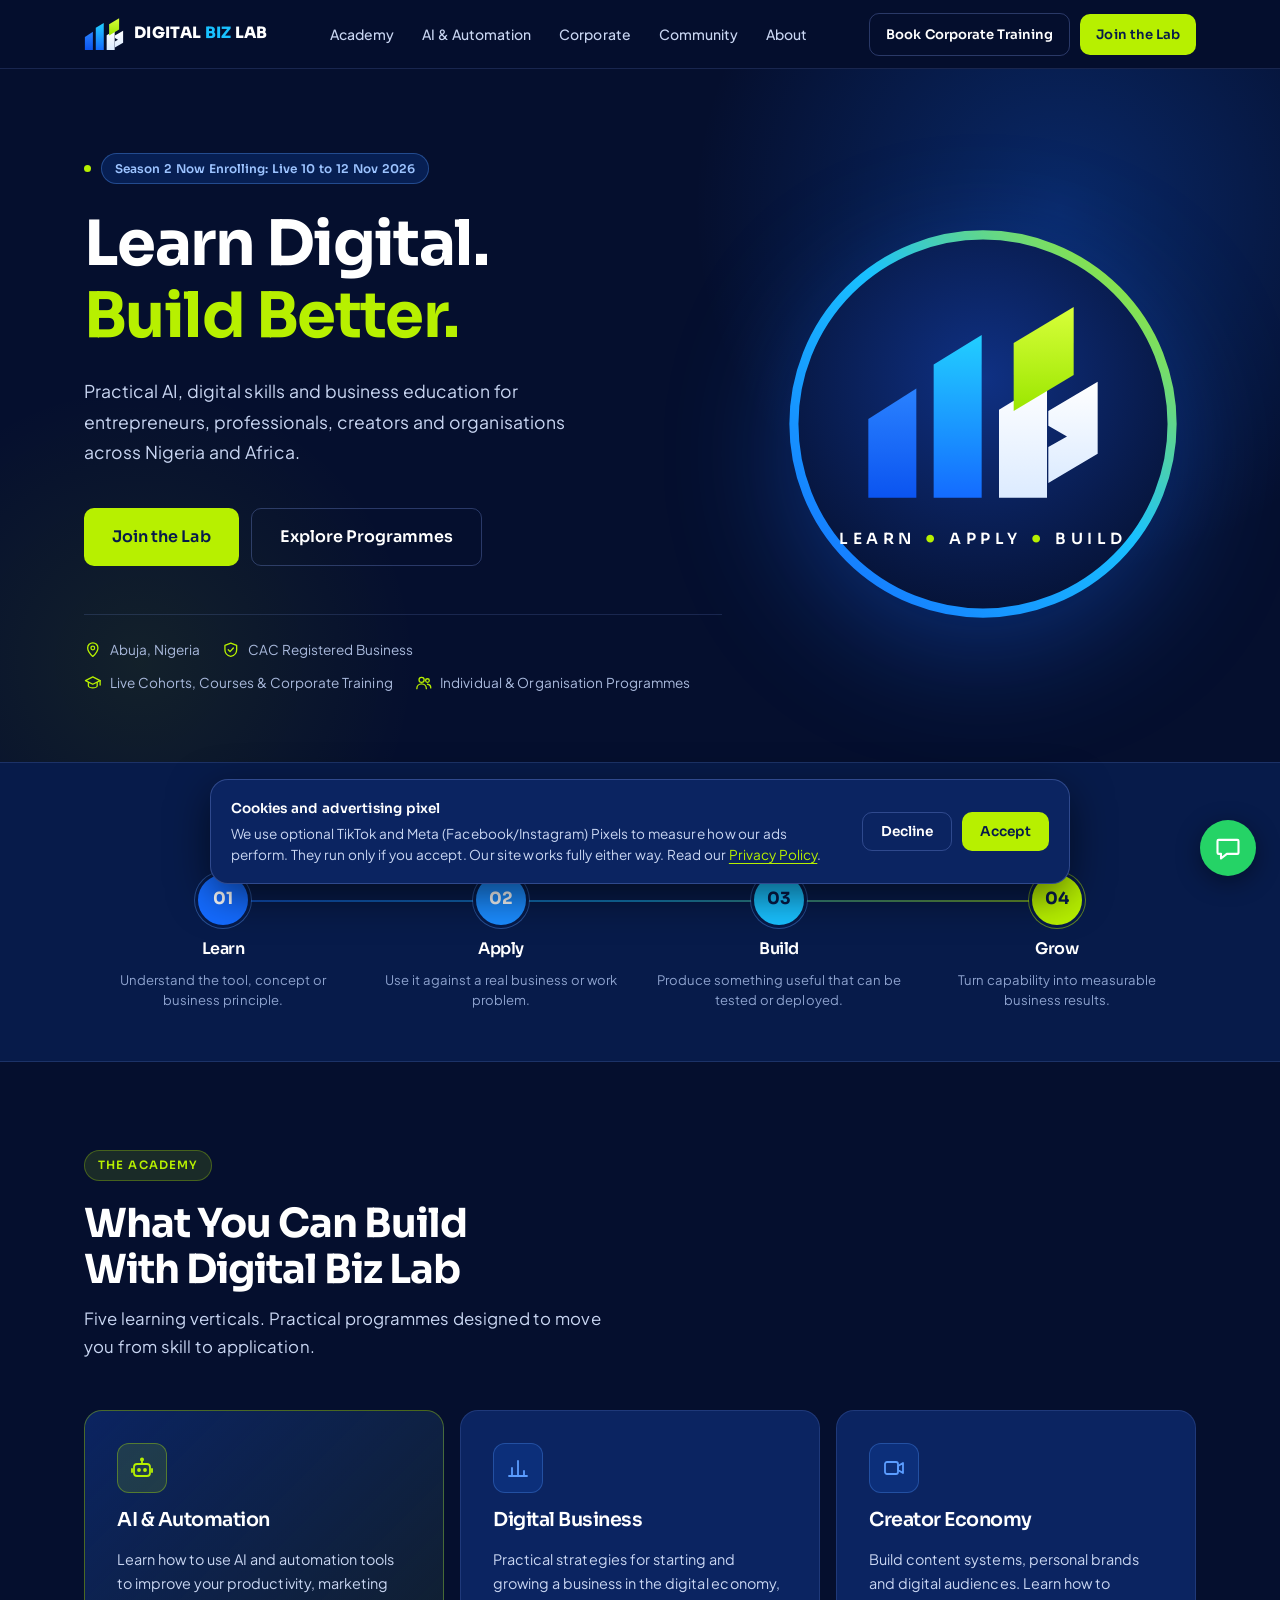
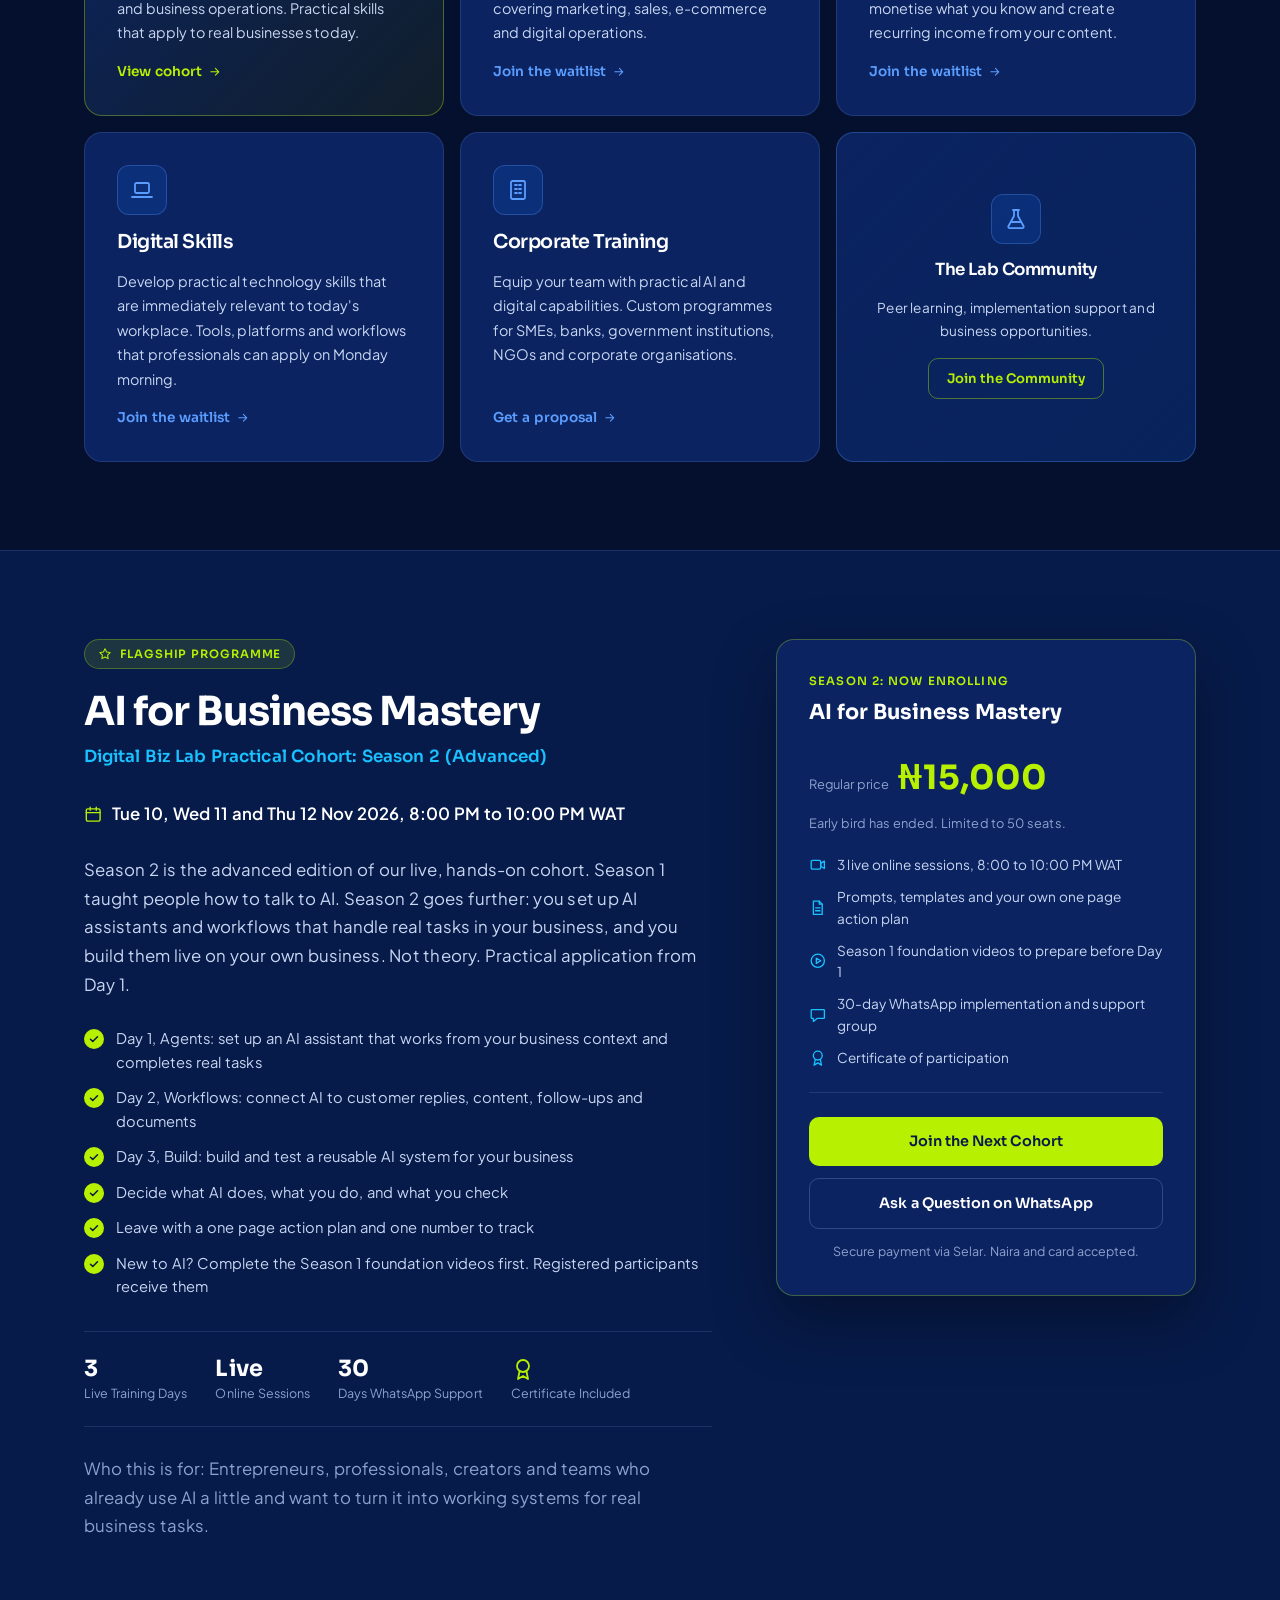
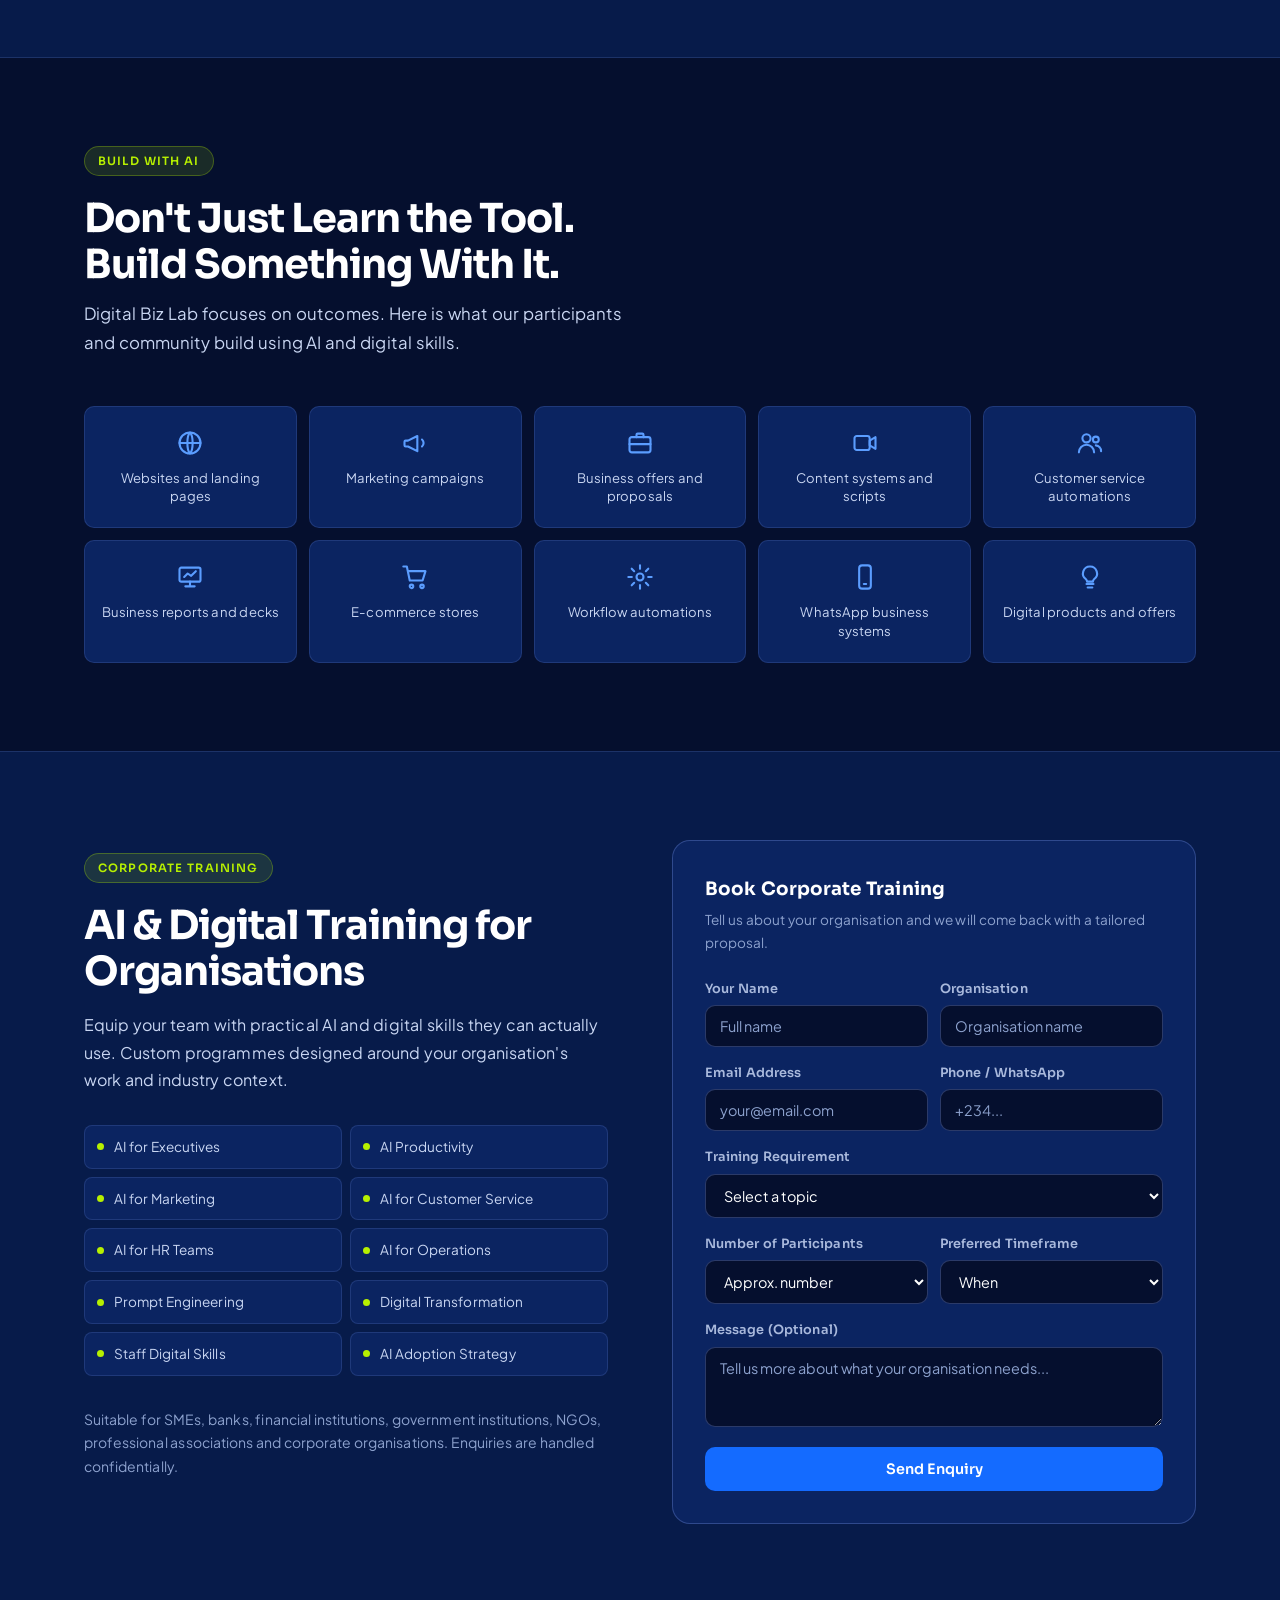
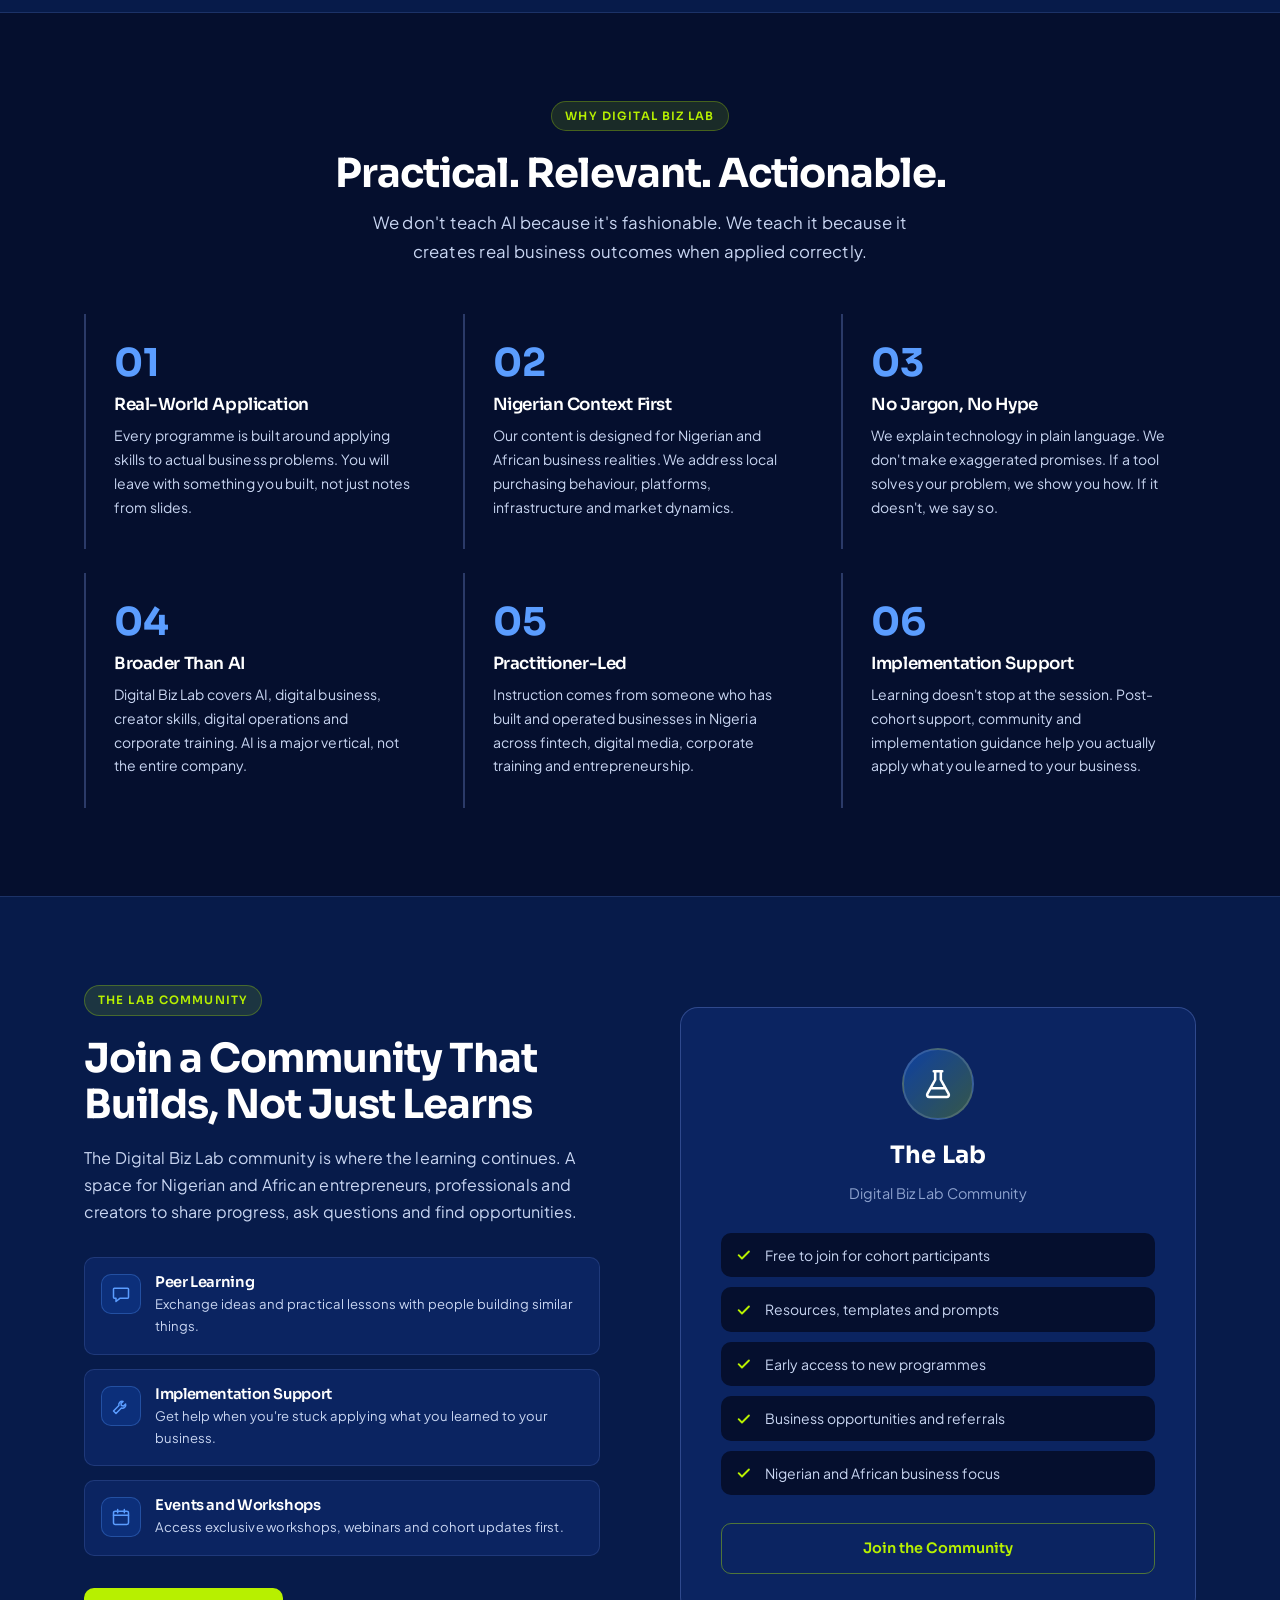
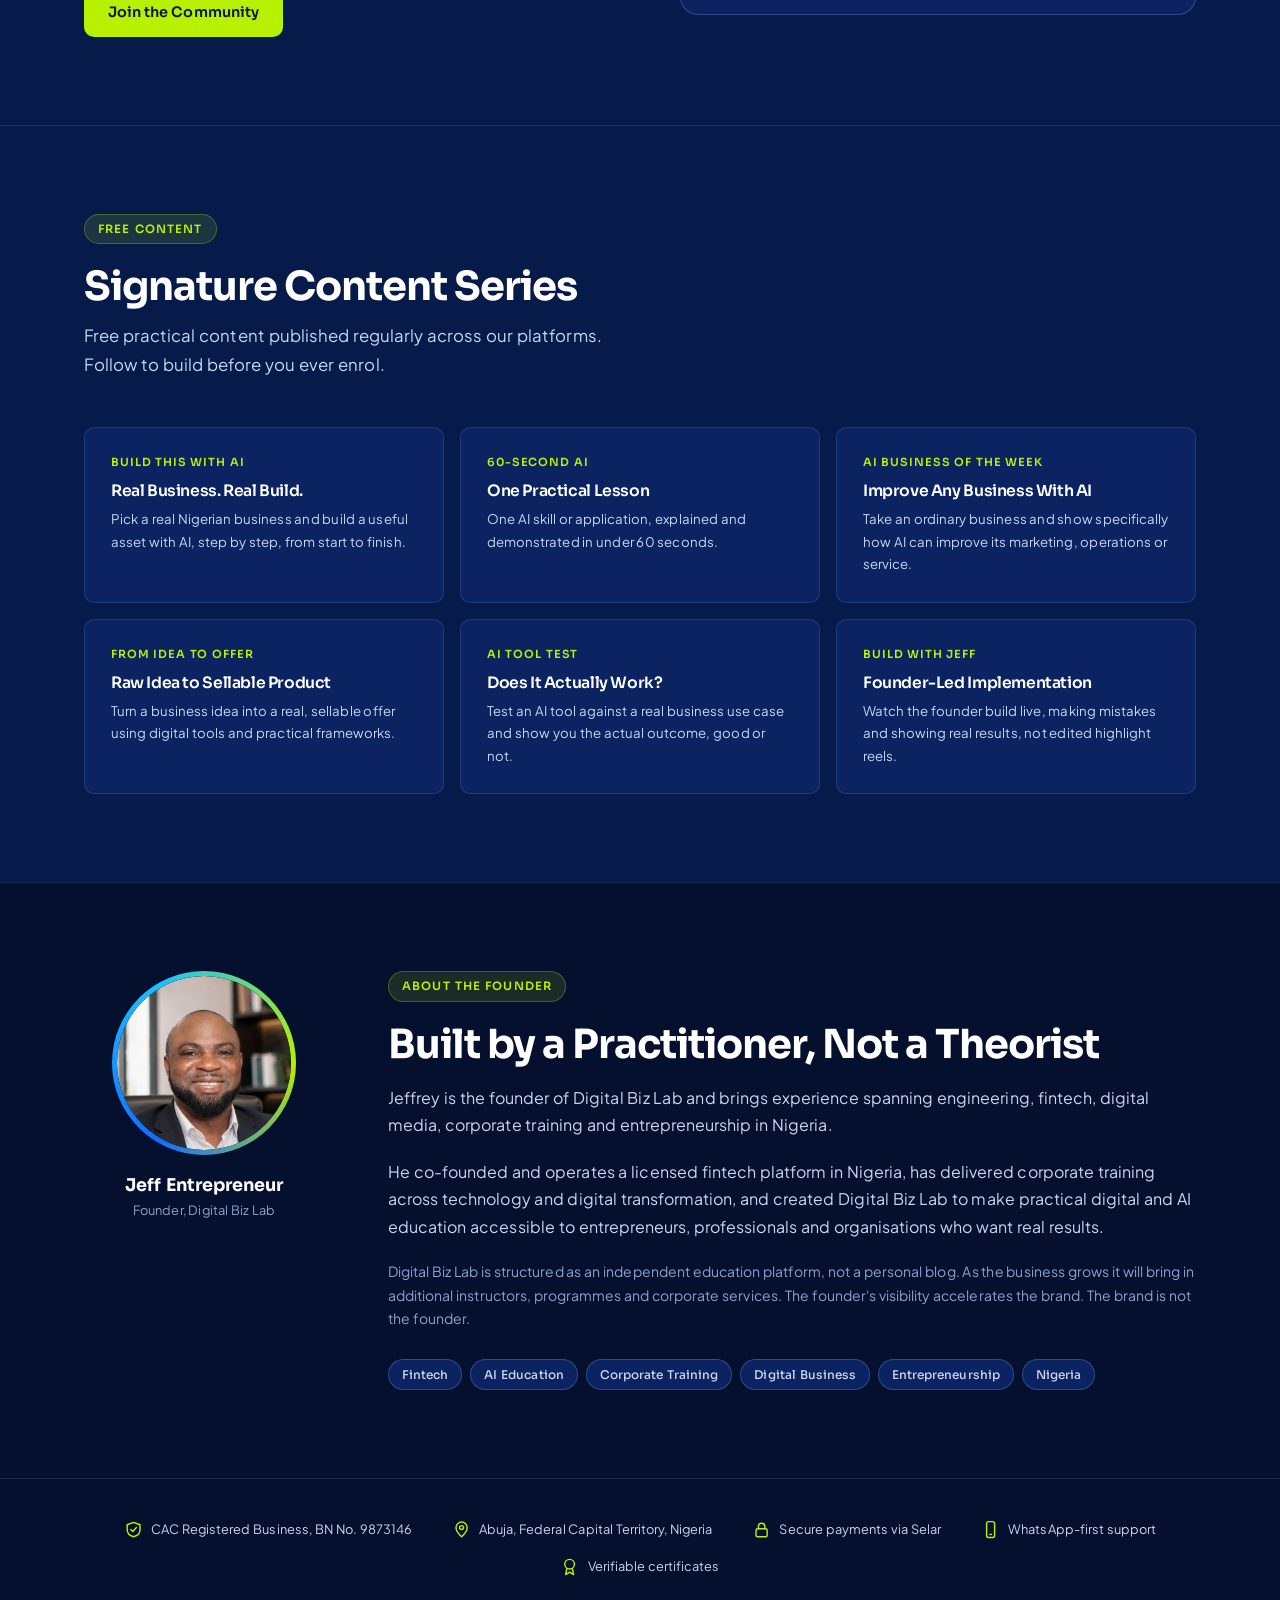
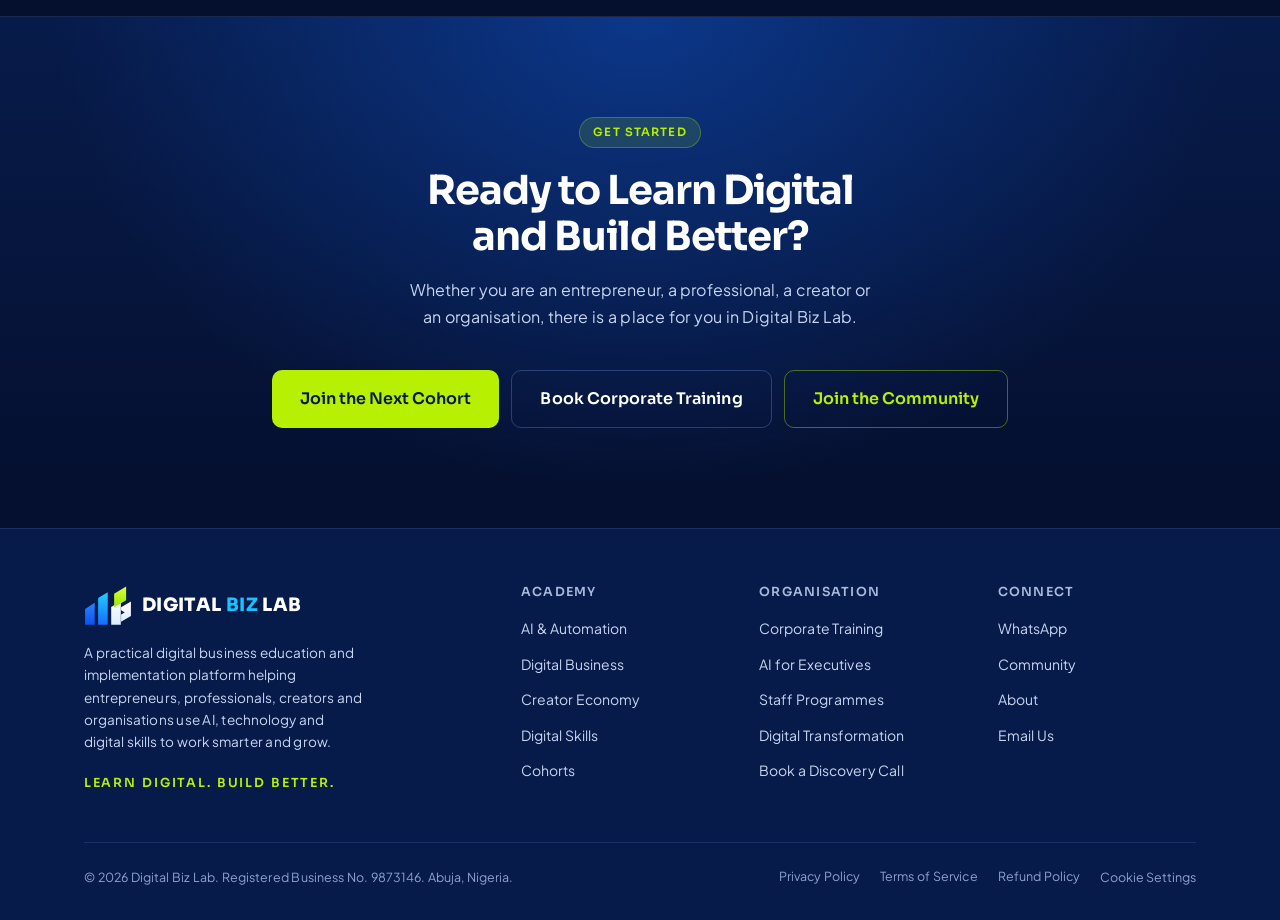
<file: index.html>
<!DOCTYPE html>
<html lang="en">
<head>
  <meta charset="UTF-8">
  <meta name="viewport" content="width=device-width, initial-scale=1.0">
  <title>Digital Biz Lab: Learn Digital. Build Better.</title>
  <meta name="description" content="Digital Biz Lab is a practical digital business education platform helping entrepreneurs, professionals, creators and organisations use AI, technology and digital skills to work smarter and grow.">
  <meta name="keywords" content="AI training Nigeria, digital skills Nigeria, AI business training, AI courses Abuja, corporate AI training Nigeria, digital business education, AI for entrepreneurs Nigeria">
  <meta name="theme-color" content="#071B4A">
  <meta property="og:title" content="Digital Biz Lab: Learn Digital. Build Better.">
  <meta property="og:description" content="Practical AI, digital skills and business education for entrepreneurs, professionals, creators and organisations in Nigeria.">
  <meta property="og:type" content="website">
  <meta property="og:url" content="https://digitalbizlab.net">
  <meta property="og:image" content="https://digitalbizlab.net/og-image.png">
  <meta property="og:image:width" content="1200">
  <meta property="og:image:height" content="630">
  <meta name="twitter:card" content="summary_large_image">
  <meta name="twitter:image" content="https://digitalbizlab.net/og-image.png">
  <link rel="canonical" href="https://digitalbizlab.net">
  <link rel="icon" href="/favicon.svg" type="image/svg+xml">
  <link rel="icon" href="/favicon.ico" sizes="48x48">
  <link rel="apple-touch-icon" href="/apple-touch-icon.png">
  <link rel="manifest" href="/site.webmanifest">
  <link rel="preload" href="/assets/fonts/sora-latin-wght-normal.woff2" as="font" type="font/woff2" crossorigin>
  <link rel="preload" href="/assets/fonts/plus-jakarta-sans-latin-wght-normal.woff2" as="font" type="font/woff2" crossorigin>
  <script type="application/ld+json">
  {
    "@context": "https://schema.org",
    "@type": "EducationalOrganization",
    "name": "Digital Biz Lab",
    "url": "https://digitalbizlab.net",
    "logo": "https://digitalbizlab.net/apple-touch-icon.png",
    "slogan": "Learn Digital. Build Better.",
    "description": "A practical digital business education platform helping entrepreneurs, professionals, creators and organisations use AI, technology and digital skills to work smarter and grow.",
    "address": { "@type": "PostalAddress", "addressLocality": "Abuja", "addressCountry": "NG" },
    "email": "hello@digitalbizlab.net"
  }
  </script>
  <style>
    /* ===== SELF-HOSTED FONTS (Sora for display, Plus Jakarta Sans for body) ===== */
    @font-face {
      font-family: 'Sora';
      font-style: normal;
      font-weight: 100 800;
      font-display: swap;
      src: url('/assets/fonts/sora-latin-wght-normal.woff2') format('woff2');
      unicode-range: U+0000-00FF, U+0131, U+0152-0153, U+02BB-02BC, U+02C6, U+02DA, U+02DC, U+0304, U+0308, U+0329, U+2000-206F, U+20AC, U+2122, U+2191, U+2193, U+2212, U+2215, U+FEFF, U+FFFD;
    }
    @font-face {
      font-family: 'Sora';
      font-style: normal;
      font-weight: 100 800;
      font-display: swap;
      src: url('/assets/fonts/sora-latin-ext-wght-normal.woff2') format('woff2');
      unicode-range: U+0100-02BA, U+02BD-02C5, U+02C7-02CC, U+02CE-02D7, U+02DD-02FF, U+0304, U+0308, U+0329, U+1D00-1DBF, U+1E00-1E9F, U+1EF2-1EFF, U+2020, U+20A0-20AB, U+20AD-20C0, U+2113, U+2C60-2C7F, U+A720-A7FF;
    }
    @font-face {
      font-family: 'Plus Jakarta Sans';
      font-style: normal;
      font-weight: 200 800;
      font-display: swap;
      src: url('/assets/fonts/plus-jakarta-sans-latin-wght-normal.woff2') format('woff2');
      unicode-range: U+0000-00FF, U+0131, U+0152-0153, U+02BB-02BC, U+02C6, U+02DA, U+02DC, U+0304, U+0308, U+0329, U+2000-206F, U+20AC, U+2122, U+2191, U+2193, U+2212, U+2215, U+FEFF, U+FFFD;
    }
    @font-face {
      font-family: 'Plus Jakarta Sans';
      font-style: normal;
      font-weight: 200 800;
      font-display: swap;
      src: url('/assets/fonts/plus-jakarta-sans-latin-ext-wght-normal.woff2') format('woff2');
      unicode-range: U+0100-02BA, U+02BD-02C5, U+02C7-02CC, U+02CE-02D7, U+02DD-02FF, U+0304, U+0308, U+0329, U+1D00-1DBF, U+1E00-1E9F, U+1EF2-1EFF, U+2020, U+20A0-20AB, U+20AD-20C0, U+2113, U+2C60-2C7F, U+A720-A7FF;
    }

    /* ===== DESIGN TOKENS (Digital Biz Lab brand palette) ===== */
    :root {
      /* Brand */
      --navy: #071B4A;          /* Primary Navy */
      --blue: #146BFF;          /* Electric Blue */
      --lime: #B7F000;          /* Lime Accent */
      --black: #111111;
      --white: #FFFFFF;

      /* Extended scale, derived from the brand colors and the logo artwork */
      --bg: #050F2E;            /* page background, deeper than brand navy */
      --bg-alt: #071B4A;        /* alternating sections, brand navy */
      --card: #0B2461;          /* cards */
      --card-hover: #0E2C75;
      --blue-light: #5B9DFF;    /* blue for text on dark */
      --blue-glow: rgba(20,107,255,0.18);
      --cyan: #19C1FF;          /* the "BIZ" cyan in the logo */
      --lime-hover: #CBFF2E;
      --lime-muted: rgba(183,240,0,0.12);

      --grey-3: #A9B9DC;
      --text-body: #C9D6F2;
      --text-muted: #8DA2CE;
      --border: rgba(140,170,255,0.16);
      --border-strong: rgba(140,170,255,0.28);

      --radius: 10px;
      --radius-lg: 18px;
      --font-display: 'Sora', 'Plus Jakarta Sans', system-ui, sans-serif;
      --font-body: 'Plus Jakarta Sans', system-ui, -apple-system, 'Segoe UI', Roboto, sans-serif;
      --max-w: 1160px;
    }

    /* ===== RESET & BASE ===== */
    *, *::before, *::after { box-sizing: border-box; margin: 0; padding: 0; }
    html { scroll-behavior: smooth; }
    body {
      font-family: var(--font-body);
      background: var(--bg);
      color: var(--text-body);
      line-height: 1.6;
      -webkit-font-smoothing: antialiased;
      text-rendering: optimizeLegibility;
      letter-spacing: 0.003em;
      word-spacing: 0.05em;
    }
    h1, h2, h3, h4, .btn, .wordmark { word-spacing: 0; }
    img, svg { max-width: 100%; }
    a { text-decoration: none; color: inherit; }
    button { cursor: pointer; font-family: inherit; border: none; background: none; }
    :focus-visible { outline: 2px solid var(--lime); outline-offset: 3px; border-radius: 6px; }

    .ico {
      width: 1.25em;
      height: 1.25em;
      flex-shrink: 0;
      fill: none;
      stroke: currentColor;
      stroke-width: 1.8;
      stroke-linecap: round;
      stroke-linejoin: round;
    }

    /* ===== LAYOUT ===== */
    .container { max-width: var(--max-w); margin: 0 auto; padding: 0 24px; }
    section { padding: 88px 0; }

    /* ===== TYPOGRAPHY ===== */
    h1, h2, h3, h4 { font-family: var(--font-display); color: var(--white); line-height: 1.15; letter-spacing: -0.025em; }
    h1 { font-size: clamp(2.3rem, 5.2vw, 3.9rem); font-weight: 700; }
    h2 { font-size: clamp(1.7rem, 3.3vw, 2.5rem); font-weight: 700; }
    h3 { font-size: 1.2rem; font-weight: 600; }
    h4 { font-size: 1rem; font-weight: 600; }
    p { font-size: 1rem; line-height: 1.7; color: var(--text-body); }

    /* ===== COMPONENTS ===== */
    .pill {
      display: inline-block;
      background: var(--lime-muted);
      color: var(--lime);
      font-family: var(--font-display);
      font-size: 0.72rem;
      font-weight: 600;
      letter-spacing: 0.1em;
      text-transform: uppercase;
      padding: 5px 13px;
      border-radius: 100px;
      border: 1px solid rgba(183,240,0,0.28);
      margin-bottom: 20px;
    }

    .btn {
      display: inline-flex;
      align-items: center;
      gap: 8px;
      font-family: var(--font-display);
      font-size: 0.9rem;
      font-weight: 600;
      padding: 13px 24px;
      border-radius: var(--radius);
      transition: all 0.2s;
      white-space: nowrap;
    }
    .btn-primary { background: var(--lime); color: var(--navy); }
    .btn-primary:hover { background: var(--lime-hover); transform: translateY(-1px); box-shadow: 0 8px 24px rgba(183,240,0,0.22); }
    .btn-secondary { background: transparent; color: var(--white); border: 1px solid var(--border-strong); }
    .btn-secondary:hover { background: rgba(255,255,255,0.07); border-color: rgba(255,255,255,0.4); }
    .btn-blue { background: var(--blue); color: var(--white); }
    .btn-blue:hover { background: #2E7DFF; transform: translateY(-1px); box-shadow: 0 8px 24px rgba(20,107,255,0.35); }
    .btn-outline-lime { background: transparent; color: var(--lime); border: 1px solid rgba(183,240,0,0.4); }
    .btn-outline-lime:hover { background: var(--lime-muted); border-color: var(--lime); }

    /* ===== NAV ===== */
    nav {
      position: sticky;
      top: 0;
      z-index: 100;
      background: rgba(5,15,46,0.86);
      -webkit-backdrop-filter: blur(14px);
      backdrop-filter: blur(14px);
      border-bottom: 1px solid var(--border);
    }
    .nav-inner {
      display: flex;
      align-items: center;
      justify-content: space-between;
      height: 68px;
      gap: 16px;
    }
    .brand {
      display: inline-flex;
      align-items: center;
      gap: 10px;
      flex-shrink: 0;
      color: var(--white);
    }
    .brand-mark { width: 40px; height: 34px; flex-shrink: 0; }
    .wordmark {
      font-family: var(--font-display);
      font-weight: 800;
      font-size: 0.98rem;
      letter-spacing: 0.02em;
      text-transform: uppercase;
      line-height: 1;
      white-space: nowrap;
    }
    .wordmark em { font-style: normal; color: var(--cyan); }
    .nav-links { display: flex; align-items: center; gap: 4px; list-style: none; }
    .nav-links a {
      color: var(--text-body);
      font-size: 0.875rem;
      font-weight: 500;
      padding: 7px 12px;
      border-radius: 8px;
      transition: all 0.15s;
    }
    .nav-links a:hover { color: var(--white); background: rgba(255,255,255,0.07); }
    .nav-cta { display: flex; align-items: center; gap: 10px; }
    .nav-toggle {
      display: none;
      flex-direction: column;
      gap: 5px;
      padding: 10px;
      border-radius: 8px;
      background: var(--card);
      border: 1px solid var(--border);
    }
    .nav-toggle span { display: block; width: 22px; height: 2px; background: var(--white); border-radius: 2px; transition: all 0.2s; }
    .mobile-menu {
      display: none;
      flex-direction: column;
      background: var(--bg-alt);
      border-top: 1px solid var(--border);
      padding: 16px 24px 24px;
      gap: 4px;
    }
    .mobile-menu.open { display: flex; }
    .mobile-menu a {
      color: var(--text-body);
      font-size: 0.95rem;
      font-weight: 500;
      padding: 12px 0;
      border-bottom: 1px solid var(--border);
    }
    .mobile-menu a:hover { color: var(--white); }
    .mobile-menu .btn { margin-top: 12px; text-align: center; justify-content: center; border-bottom: none; color: var(--navy); }

    /* ===== HERO ===== */
    .hero { padding: 84px 0 68px; position: relative; overflow: hidden; }
    .hero::before {
      content: '';
      position: absolute;
      top: -240px;
      right: -160px;
      width: 760px;
      height: 760px;
      background: radial-gradient(circle, rgba(20,107,255,0.28) 0%, transparent 68%);
      pointer-events: none;
    }
    .hero::after {
      content: '';
      position: absolute;
      bottom: -180px;
      left: -140px;
      width: 560px;
      height: 560px;
      background: radial-gradient(circle, rgba(183,240,0,0.08) 0%, transparent 70%);
      pointer-events: none;
    }
    .hero-grid {
      position: relative;
      z-index: 1;
      display: grid;
      grid-template-columns: 1.2fr 0.8fr;
      gap: 48px;
      align-items: center;
    }
    .hero-eyebrow { display: flex; align-items: center; gap: 10px; margin-bottom: 24px; }
    .hero-badge {
      background: var(--blue-glow);
      border: 1px solid rgba(91,157,255,0.35);
      color: #9CC3FF;
      font-family: var(--font-display);
      font-size: 0.75rem;
      font-weight: 600;
      padding: 5px 13px;
      border-radius: 100px;
    }
    .hero-badge-dot { width: 7px; height: 7px; background: var(--lime); border-radius: 50%; animation: pulse 2s infinite; }
    @keyframes pulse { 0%, 100% { opacity: 1; } 50% { opacity: 0.3; } }
    .hero h1 { margin-bottom: 24px; }
    .hero h1 em { font-style: normal; color: var(--lime); }
    .hero-sub { font-size: 1.1rem; color: var(--text-body); max-width: 540px; margin-bottom: 40px; line-height: 1.75; }
    .hero-ctas { display: flex; gap: 12px; flex-wrap: wrap; margin-bottom: 48px; }
    .hero-social-proof {
      display: flex;
      align-items: center;
      gap: 12px 22px;
      padding-top: 24px;
      border-top: 1px solid var(--border);
      flex-wrap: wrap;
    }
    .proof-item { display: flex; align-items: center; gap: 8px; font-size: 0.85rem; color: var(--grey-3); }
    .proof-item .ico { color: var(--lime); width: 1.1rem; height: 1.1rem; }

    .hero-visual { display: flex; justify-content: center; }
    .hero-visual svg {
      width: 100%;
      max-width: 400px;
      height: auto;
      filter: drop-shadow(0 30px 60px rgba(20,107,255,0.35));
      animation: float 7s ease-in-out infinite;
    }
    @keyframes float { 0%, 100% { transform: translateY(0); } 50% { transform: translateY(-10px); } }
    .hero-visual text { font-family: var(--font-display); }

    /* ===== METHODOLOGY STRIP ===== */
    .methodology {
      background: var(--bg-alt);
      border-top: 1px solid var(--border);
      border-bottom: 1px solid var(--border);
      padding: 52px 0;
    }
    .methodology-label {
      text-align: center;
      font-family: var(--font-display);
      font-size: 0.75rem;
      font-weight: 600;
      letter-spacing: 0.12em;
      text-transform: uppercase;
      color: var(--text-muted);
      margin-bottom: 36px;
    }
    .method-grid { display: grid; grid-template-columns: repeat(4, 1fr); gap: 0; position: relative; }
    .method-grid::before {
      content: '';
      position: absolute;
      top: 28px;
      left: 12.5%;
      width: 75%;
      height: 2px;
      background: linear-gradient(90deg, var(--blue), var(--cyan), var(--lime));
      opacity: 0.55;
      z-index: 0;
    }
    .method-step {
      display: flex;
      flex-direction: column;
      align-items: center;
      text-align: center;
      gap: 12px;
      padding: 0 16px;
      position: relative;
      z-index: 1;
    }
    .method-num {
      width: 56px;
      height: 56px;
      border-radius: 50%;
      background: var(--blue);
      border: 3px solid var(--bg-alt);
      display: flex;
      align-items: center;
      justify-content: center;
      font-family: var(--font-display);
      font-size: 1.05rem;
      font-weight: 700;
      color: var(--white);
      box-shadow: 0 0 0 1px rgba(91,157,255,0.4);
    }
    .method-step:nth-child(2) .method-num { background: #1B8CFF; }
    .method-step:nth-child(3) .method-num { background: var(--cyan); color: var(--navy); }
    .method-step:nth-child(4) .method-num { background: var(--lime); color: var(--navy); box-shadow: 0 0 0 1px rgba(183,240,0,0.5); }
    .method-step h4 { color: var(--white); font-size: 1rem; }
    .method-step p { font-size: 0.82rem; color: var(--text-muted); line-height: 1.5; }

    /* ===== SECTION HEADS ===== */
    .section-head { margin-bottom: 48px; }
    .section-head h2 { margin-bottom: 12px; }
    .section-head p { font-size: 1.05rem; max-width: 540px; color: var(--text-body); }
    .section-head.centered { text-align: center; }
    .section-head.centered p { margin: 0 auto; }

    /* ===== VERTICALS ===== */
    .verticals-grid { display: grid; grid-template-columns: repeat(3, 1fr); gap: 16px; }
    .vertical-card {
      background: var(--card);
      border: 1px solid var(--border);
      border-radius: var(--radius-lg);
      padding: 32px;
      transition: all 0.2s;
      display: flex;
      flex-direction: column;
      gap: 16px;
    }
    .vertical-card:hover { border-color: rgba(91,157,255,0.5); background: var(--card-hover); transform: translateY(-2px); }
    .vertical-card.featured {
      border-color: rgba(183,240,0,0.35);
      background: linear-gradient(135deg, var(--card), rgba(183,240,0,0.07));
    }
    .vertical-card.featured:hover { border-color: rgba(183,240,0,0.6); }
    .vertical-card.community-card {
      background: linear-gradient(135deg, var(--card), rgba(20,107,255,0.22));
      border-color: rgba(91,157,255,0.3);
      justify-content: center;
      align-items: center;
      text-align: center;
      min-height: 220px;
    }
    .v-icon {
      width: 50px;
      height: 50px;
      border-radius: 12px;
      display: flex;
      align-items: center;
      justify-content: center;
      background: rgba(20,107,255,0.16);
      border: 1px solid rgba(91,157,255,0.3);
      color: var(--blue-light);
      flex-shrink: 0;
    }
    .v-icon .ico { width: 24px; height: 24px; }
    .vertical-card.featured .v-icon { background: var(--lime-muted); border-color: rgba(183,240,0,0.35); color: var(--lime); }
    .vertical-card h3 { color: var(--white); margin: 0; }
    .vertical-card p { font-size: 0.9rem; color: var(--text-body); flex: 1; }
    .v-link {
      font-family: var(--font-display);
      font-size: 0.85rem;
      font-weight: 600;
      color: var(--blue-light);
      display: flex;
      align-items: center;
      gap: 6px;
      transition: gap 0.15s;
    }
    .v-link .ico { width: 1em; height: 1em; }
    .v-link:hover { gap: 10px; }
    .vertical-card.featured .v-link { color: var(--lime); }

    /* ===== FLAGSHIP ===== */
    .flagship { background: var(--bg-alt); border-top: 1px solid var(--border); border-bottom: 1px solid var(--border); }
    .flagship-inner { display: grid; grid-template-columns: 1fr 420px; gap: 64px; align-items: start; }
    .flagship-tag {
      display: inline-flex;
      align-items: center;
      gap: 8px;
      background: var(--lime-muted);
      border: 1px solid rgba(183,240,0,0.3);
      color: var(--lime);
      font-family: var(--font-display);
      font-size: 0.72rem;
      font-weight: 600;
      padding: 5px 13px;
      border-radius: 100px;
      margin-bottom: 20px;
      letter-spacing: 0.08em;
      text-transform: uppercase;
    }
    .flagship-left h2 { margin-bottom: 8px; }
    .flagship-subtitle { color: var(--cyan); font-family: var(--font-display); font-size: 1rem; font-weight: 600; margin-bottom: 20px; }
    .flagship-schedule { display: flex; align-items: center; gap: 10px; font-size: 0.95rem; font-weight: 600; color: var(--white); margin-bottom: 20px; }
    .flagship-schedule .ico { color: var(--lime); width: 1.15rem; height: 1.15rem; }
    .flagship-left > p { margin-bottom: 28px; font-size: 1.05rem; }
    .outcome-list { list-style: none; display: flex; flex-direction: column; gap: 12px; margin-bottom: 32px; }
    .outcome-list li { display: flex; align-items: flex-start; gap: 12px; font-size: 0.92rem; color: var(--text-body); }
    .check {
      width: 20px;
      height: 20px;
      background: var(--lime);
      border-radius: 50%;
      color: var(--navy);
      display: flex;
      align-items: center;
      justify-content: center;
      flex-shrink: 0;
      margin-top: 2px;
    }
    .check .ico { width: 12px; height: 12px; stroke-width: 3; }
    .flagship-stats {
      display: flex;
      gap: 28px;
      flex-wrap: wrap;
      padding: 22px 0;
      border-top: 1px solid var(--border);
      border-bottom: 1px solid var(--border);
      margin-bottom: 28px;
    }
    .stat-num { font-family: var(--font-display); font-size: 1.4rem; font-weight: 700; color: var(--white); display: flex; align-items: center; height: 1.9rem; }
    .stat-num .ico { color: var(--lime); width: 1.5rem; height: 1.5rem; }
    .stat-label { font-size: 0.78rem; color: var(--text-muted); }
    .flagship-note { font-size: 0.85rem; color: var(--text-muted); }
    .flagship-card {
      background: var(--card);
      border: 1px solid rgba(183,240,0,0.3);
      border-radius: var(--radius-lg);
      padding: 32px;
      position: sticky;
      top: 92px;
      box-shadow: 0 24px 60px rgba(0,0,0,0.35);
    }
    .cohort-label { font-family: var(--font-display); font-size: 0.72rem; font-weight: 600; color: var(--lime); text-transform: uppercase; letter-spacing: 0.1em; margin-bottom: 4px; }
    .cohort-name { font-family: var(--font-display); font-size: 1.3rem; font-weight: 700; color: var(--white); margin-bottom: 20px; }
    .price-row { display: flex; align-items: baseline; gap: 8px; margin-bottom: 8px; }
    .price-from { font-size: 0.8rem; color: var(--text-muted); }
    .price-amount { font-family: var(--font-display); font-size: 2.1rem; font-weight: 700; color: var(--lime); }
    .price-note { font-size: 0.8rem; color: var(--text-muted); margin-bottom: 20px; }
    .cohort-includes {
      list-style: none;
      display: flex;
      flex-direction: column;
      gap: 10px;
      margin-bottom: 24px;
      padding-bottom: 24px;
      border-bottom: 1px solid var(--border);
    }
    .cohort-includes li { display: flex; align-items: center; gap: 10px; font-size: 0.85rem; color: var(--text-body); }
    .cohort-includes li .ico { color: var(--cyan); width: 1.1rem; height: 1.1rem; }
    .flagship-card .btn { width: 100%; justify-content: center; margin-bottom: 12px; }
    .card-reassurance { text-align: center; font-size: 0.78rem; color: var(--text-muted); }

    /* ===== BUILD STRIP ===== */
    .build-strip { background: var(--bg); }
    .build-grid { display: grid; grid-template-columns: repeat(5, 1fr); gap: 12px; }
    .build-item {
      background: var(--card);
      border: 1px solid var(--border);
      border-radius: var(--radius);
      padding: 22px 16px;
      text-align: center;
      transition: all 0.2s;
    }
    .build-item:hover { border-color: rgba(183,240,0,0.4); background: var(--card-hover); transform: translateY(-2px); }
    .build-item .ico { width: 28px; height: 28px; color: var(--blue-light); display: block; margin: 0 auto 12px; transition: color 0.2s; }
    .build-item:hover .ico { color: var(--lime); }
    .build-item p { font-size: 0.82rem; color: var(--text-body); line-height: 1.4; }

    /* ===== CORPORATE ===== */
    .corporate { background: var(--bg-alt); border-top: 1px solid var(--border); border-bottom: 1px solid var(--border); }
    .corporate-inner { display: grid; grid-template-columns: 1fr 1fr; gap: 64px; align-items: center; }
    .corporate-left h2 { margin-bottom: 16px; }
    .corporate-left > p { margin-bottom: 32px; }
    .corp-services { display: grid; grid-template-columns: 1fr 1fr; gap: 8px; margin-bottom: 32px; }
    .corp-service {
      display: flex;
      align-items: center;
      gap: 10px;
      font-size: 0.85rem;
      color: var(--text-body);
      padding: 10px 12px;
      border-radius: 8px;
      background: var(--card);
      border: 1px solid var(--border);
    }
    .corp-service-dot { width: 7px; height: 7px; background: var(--lime); border-radius: 50%; flex-shrink: 0; }
    .corp-note { font-size: 0.875rem; color: var(--text-muted); }
    .corporate-form { background: var(--card); border: 1px solid var(--border-strong); border-radius: var(--radius-lg); padding: 32px; }
    .form-heading { font-family: var(--font-display); font-size: 1.15rem; font-weight: 700; color: var(--white); margin-bottom: 4px; }
    .form-subheading { font-size: 0.85rem; color: var(--text-muted); margin-bottom: 24px; }
    .form-group { display: flex; flex-direction: column; gap: 6px; margin-bottom: 16px; }
    .form-group label { font-size: 0.8rem; font-weight: 600; color: var(--grey-3); font-family: var(--font-display); }
    .form-group input,
    .form-group select,
    .form-group textarea {
      background: var(--bg);
      border: 1px solid var(--border-strong);
      border-radius: var(--radius);
      color: var(--white);
      font-family: var(--font-body);
      font-size: 0.9rem;
      padding: 11px 14px;
      transition: border-color 0.15s, box-shadow 0.15s;
      width: 100%;
    }
    .form-group input::placeholder,
    .form-group textarea::placeholder { color: var(--text-muted); }
    .form-group input:focus,
    .form-group select:focus,
    .form-group textarea:focus { outline: none; border-color: var(--blue-light); box-shadow: 0 0 0 3px rgba(20,107,255,0.3); }
    .form-group select option { background: var(--bg-alt); color: var(--white); }
    .form-group textarea { resize: vertical; min-height: 80px; }
    .form-row { display: grid; grid-template-columns: 1fr 1fr; gap: 12px; }
    .corporate-form .btn { width: 100%; justify-content: center; margin-top: 4px; }

    /* ===== WHY DBL ===== */
    .why-dbl { background: var(--bg); }
    .why-grid { display: grid; grid-template-columns: repeat(3, 1fr); gap: 24px; }
    .why-card { padding: 30px 28px; border-left: 2px solid var(--border-strong); transition: border-color 0.2s, background 0.2s; border-radius: 0 var(--radius) var(--radius) 0; }
    .why-card:hover { border-left-color: var(--lime); background: rgba(255,255,255,0.03); }
    .why-num { font-family: var(--font-display); font-size: 2.4rem; font-weight: 700; color: var(--blue-light); line-height: 1; margin-bottom: 12px; }
    .why-card:hover .why-num { color: var(--lime); }
    .why-card h3 { margin-bottom: 10px; font-size: 1.05rem; }
    .why-card p { font-size: 0.875rem; }

    /* ===== COMMUNITY ===== */
    .community { background: var(--bg-alt); border-top: 1px solid var(--border); }
    .community-inner { display: grid; grid-template-columns: 1fr 1fr; gap: 80px; align-items: center; }
    .community-left h2 { margin-bottom: 16px; }
    .community-left > p { margin-bottom: 32px; }
    .community-features { display: flex; flex-direction: column; gap: 14px; margin-bottom: 32px; }
    .cf-item { display: flex; align-items: flex-start; gap: 14px; padding: 16px; background: var(--card); border: 1px solid var(--border); border-radius: var(--radius); }
    .cf-icon {
      width: 40px;
      height: 40px;
      border-radius: 10px;
      background: rgba(20,107,255,0.16);
      border: 1px solid rgba(91,157,255,0.3);
      color: var(--blue-light);
      display: flex;
      align-items: center;
      justify-content: center;
      flex-shrink: 0;
    }
    .cf-icon .ico { width: 20px; height: 20px; }
    .cf-text h4 { color: var(--white); font-size: 0.92rem; margin-bottom: 2px; }
    .cf-text p { font-size: 0.82rem; }
    .community-visual { background: var(--card); border: 1px solid var(--border-strong); border-radius: var(--radius-lg); padding: 40px; text-align: center; }
    .cv-icon {
      width: 72px;
      height: 72px;
      margin: 0 auto 16px;
      border-radius: 50%;
      background: linear-gradient(135deg, rgba(20,107,255,0.4), rgba(183,240,0,0.25));
      border: 2px solid rgba(255,255,255,0.14);
      display: flex;
      align-items: center;
      justify-content: center;
      color: var(--white);
    }
    .cv-icon .ico { width: 34px; height: 34px; }
    .cv-title { font-family: var(--font-display); font-size: 1.5rem; font-weight: 700; color: var(--white); margin-bottom: 8px; }
    .cv-sub { font-size: 0.9rem; color: var(--text-muted); margin-bottom: 28px; }
    .cv-benefits { display: flex; flex-direction: column; gap: 10px; text-align: left; margin-bottom: 28px; }
    .cv-benefit { display: flex; align-items: center; gap: 12px; font-size: 0.875rem; color: var(--text-body); padding: 11px 14px; background: var(--bg); border-radius: var(--radius); }
    .cv-benefit .ico { color: var(--lime); width: 1.1rem; height: 1.1rem; stroke-width: 2.6; }
    .community-visual .btn { width: 100%; justify-content: center; }

    /* ===== FOUNDER ===== */
    .founder { background: var(--bg); border-top: 1px solid var(--border); }
    .founder-inner { display: grid; grid-template-columns: 240px 1fr; gap: 64px; align-items: start; }
    .founder-visual { display: flex; flex-direction: column; align-items: center; gap: 16px; }
    .founder-avatar {
      width: 184px;
      height: 184px;
      border-radius: 50%;
      padding: 5px;
      background: conic-gradient(from 210deg, var(--blue), var(--cyan), var(--lime), var(--blue));
      flex-shrink: 0;
    }
    .founder-avatar-inner {
      width: 100%;
      height: 100%;
      border-radius: 50%;
      background: radial-gradient(circle at 50% 35%, #0E2D78, var(--bg));
      display: flex;
      align-items: center;
      justify-content: center;
      font-family: var(--font-display);
      font-size: 3rem;
      font-weight: 800;
      color: var(--white);
      letter-spacing: 0.02em;
      overflow: hidden;
    }
    .founder-avatar-inner img { width: 100%; height: 100%; object-fit: cover; display: block; border-radius: 50%; }
    .founder-name { font-family: var(--font-display); font-size: 1.1rem; font-weight: 700; color: var(--white); text-align: center; }
    .founder-role { font-size: 0.8rem; color: var(--text-muted); text-align: center; }
    .founder-content h2 { margin-bottom: 16px; }
    .founder-content > p { margin-bottom: 20px; font-size: 1rem; }
    .founder-content > p.small { font-size: 0.875rem; color: var(--text-muted); }
    .founder-tags { display: flex; flex-wrap: wrap; gap: 8px; margin-top: 28px; }
    .founder-tag {
      background: var(--card);
      border: 1px solid var(--border-strong);
      color: var(--text-body);
      font-family: var(--font-display);
      font-size: 0.75rem;
      font-weight: 500;
      padding: 5px 13px;
      border-radius: 100px;
    }

    /* ===== CONTENT SERIES ===== */
    .content-series { background: var(--bg-alt); border-top: 1px solid var(--border); }
    .series-grid { display: grid; grid-template-columns: repeat(3, 1fr); gap: 16px; }
    .series-card { background: var(--card); border: 1px solid var(--border); border-radius: var(--radius); padding: 26px; transition: all 0.2s; }
    .series-card:hover { border-color: rgba(183,240,0,0.4); background: var(--card-hover); }
    .series-tag { font-family: var(--font-display); font-size: 0.7rem; font-weight: 600; letter-spacing: 0.08em; text-transform: uppercase; color: var(--lime); margin-bottom: 10px; }
    .series-card h3 { font-size: 0.98rem; margin-bottom: 8px; }
    .series-card p { font-size: 0.83rem; }

    /* ===== TRUST BAR ===== */
    .trust-bar { background: var(--bg); border-top: 1px solid var(--border); padding: 40px 0; }
    .trust-inner { display: flex; justify-content: center; align-items: center; flex-wrap: wrap; gap: 16px 40px; }
    .trust-item { display: flex; align-items: center; gap: 8px; font-size: 0.8rem; color: var(--text-body); }
    .trust-item .ico { color: var(--lime); width: 1.2rem; height: 1.2rem; }

    /* ===== CTA SECTION ===== */
    .final-cta {
      background:
        radial-gradient(ellipse at 50% 0%, rgba(20,107,255,0.35), transparent 65%),
        linear-gradient(180deg, var(--bg-alt), var(--bg));
      border-top: 1px solid var(--border);
      text-align: center;
      padding: 100px 0;
    }
    .final-cta h2 { max-width: 620px; margin: 0 auto 16px; }
    .final-cta p { max-width: 480px; margin: 0 auto 40px; }
    .cta-buttons { display: flex; gap: 12px; justify-content: center; flex-wrap: wrap; }

    /* ===== FOOTER ===== */
    footer { background: var(--bg-alt); border-top: 1px solid var(--border); padding: 56px 0 32px; }
    .footer-inner { display: grid; grid-template-columns: 2fr 1fr 1fr 1fr; gap: 40px; margin-bottom: 48px; }
    .footer-brand .brand { margin-bottom: 16px; }
    .footer-brand .brand-mark { width: 48px; height: 41px; }
    .footer-brand .wordmark { font-size: 1.15rem; }
    .footer-brand p { font-size: 0.85rem; line-height: 1.65; max-width: 280px; margin-bottom: 20px; }
    .footer-tagline { font-family: var(--font-display); font-size: 0.78rem; color: var(--lime); font-weight: 600; letter-spacing: 0.14em; text-transform: uppercase; }
    .footer-col h4 { font-size: 0.78rem; font-weight: 600; color: var(--grey-3); text-transform: uppercase; letter-spacing: 0.1em; margin-bottom: 16px; }
    .footer-col ul { list-style: none; display: flex; flex-direction: column; gap: 10px; }
    .footer-col ul li a { font-size: 0.875rem; color: var(--text-body); transition: color 0.15s; }
    .footer-col ul li a:hover { color: var(--lime); }
    .footer-bottom { display: flex; justify-content: space-between; align-items: center; padding-top: 24px; border-top: 1px solid var(--border); flex-wrap: wrap; gap: 12px; }
    .footer-bottom p { font-size: 0.78rem; color: var(--text-muted); }
    .footer-links-row { display: flex; gap: 20px; }
    .footer-links-row a { font-size: 0.78rem; color: var(--text-muted); transition: color 0.15s; }
    .footer-links-row a:hover { color: var(--white); }
    .wa-float {
      position: fixed;
      bottom: 24px;
      right: 24px;
      width: 56px;
      height: 56px;
      background: #25D366;
      color: #fff;
      border-radius: 50%;
      display: flex;
      align-items: center;
      justify-content: center;
      box-shadow: 0 6px 24px rgba(0,0,0,0.4);
      z-index: 200;
      transition: transform 0.2s;
    }
    .wa-float .ico { width: 28px; height: 28px; }
    .wa-float:hover { transform: scale(1.08); }

    /* ===== COOKIE BANNER ===== */
    .cookie-banner {
      position: fixed;
      left: 16px;
      right: 16px;
      bottom: 16px;
      z-index: 400;
      max-width: 860px;
      margin: 0 auto;
      background: var(--card);
      border: 1px solid var(--border-strong);
      border-radius: var(--radius-lg);
      box-shadow: 0 12px 40px rgba(0,0,0,0.55);
      padding: 18px 20px;
      display: flex;
      gap: 20px;
      align-items: center;
      justify-content: space-between;
    }
    .cookie-banner[hidden] { display: none; }
    .cookie-title { font-family: var(--font-display); font-weight: 600; color: var(--white); font-size: 0.95rem; margin-bottom: 4px; }
    .cookie-banner p { font-size: 0.85rem; line-height: 1.55; }
    .cookie-banner a { color: var(--lime); text-decoration: underline; text-underline-offset: 3px; }
    .cookie-actions { display: flex; gap: 10px; flex-shrink: 0; }
    .cookie-actions .btn { padding: 10px 18px; font-size: 0.85rem; }
    .footer-links-row button { font-size: 0.78rem; color: var(--text-muted); font-family: inherit; transition: color 0.15s; }
    .footer-links-row button:hover { color: var(--white); }
    @media (max-width: 640px) {
      .cookie-banner { flex-direction: column; align-items: stretch; gap: 14px; }
      .cookie-actions .btn { flex: 1; justify-content: center; }
    }

    /* ===== RESPONSIVE ===== */
    @media (max-width: 1024px) {
      .hero-grid { grid-template-columns: 1fr; gap: 40px; }
      .hero-visual { display: none; }
      .flagship-inner { grid-template-columns: 1fr; gap: 40px; }
      .flagship-card { position: static; }
      .corporate-inner { grid-template-columns: 1fr; gap: 40px; }
      .community-inner { grid-template-columns: 1fr; gap: 40px; }
      .founder-inner { grid-template-columns: 1fr; gap: 32px; }
      .founder-visual { flex-direction: row; justify-content: flex-start; }
      .founder-visual > div:last-child { text-align: left; }
      .founder-name, .founder-role { text-align: left; }
      .verticals-grid { grid-template-columns: repeat(2, 1fr); }
      .build-grid { grid-template-columns: repeat(3, 1fr); }
      .footer-inner { grid-template-columns: 1fr 1fr; }
    }
    @media (max-width: 860px) {
      .nav-links, .nav-cta { display: none; }
      .nav-toggle { display: flex; }
    }
    @media (max-width: 768px) {
      section { padding: 60px 0; }
      .hero { padding: 56px 0 48px; }
      .method-grid { grid-template-columns: repeat(2, 1fr); gap: 28px 12px; }
      .method-grid::before { display: none; }
      .verticals-grid { grid-template-columns: 1fr; }
      .why-grid { grid-template-columns: 1fr; }
      .build-grid { grid-template-columns: repeat(2, 1fr); }
      .series-grid { grid-template-columns: 1fr; }
      .corp-services { grid-template-columns: 1fr; }
      .form-row { grid-template-columns: 1fr; gap: 0; }
      .hero-ctas { flex-direction: column; }
      .hero-ctas .btn { text-align: center; justify-content: center; }
      .trust-inner { flex-direction: column; align-items: flex-start; gap: 16px; }
      .footer-inner { grid-template-columns: 1fr; gap: 32px; }
      .footer-bottom { flex-direction: column; align-items: flex-start; }
      .corporate-form, .flagship-card, .community-visual { padding: 24px; }
    }
    @media (max-width: 480px) {
      .container { padding: 0 16px; }
      .wordmark { font-size: 0.86rem; }
      .brand-mark { width: 36px; height: 30px; }
      .cta-buttons .btn { width: 100%; justify-content: center; }
    }
    @media (prefers-reduced-motion: reduce) {
      * { animation: none !important; transition: none !important; }
      html { scroll-behavior: auto; }
    }
  </style>

</head>
<body>

<!-- SVG SPRITE: brand mark + icon set -->
<svg width="0" height="0" style="position:absolute" aria-hidden="true" focusable="false">
  <defs>
    <linearGradient id="gBar1" x1="0" y1="0" x2="0" y2="1"><stop offset="0" stop-color="#2A82FF"/><stop offset="1" stop-color="#0B54F0"/></linearGradient>
    <linearGradient id="gBar2" x1="0" y1="0" x2="0" y2="1"><stop offset="0" stop-color="#22CFFF"/><stop offset="1" stop-color="#146BFF"/></linearGradient>
    <linearGradient id="gLime" x1="0" y1="0" x2="0" y2="1"><stop offset="0" stop-color="#D8FF3A"/><stop offset="1" stop-color="#9BE600"/></linearGradient>
    <linearGradient id="gWhite" x1="0" y1="0" x2="0" y2="1"><stop offset="0" stop-color="#FFFFFF"/><stop offset="1" stop-color="#DCEBFF"/></linearGradient>
  </defs>

  <!-- Digital Biz Lab mark, dark background version -->
  <symbol id="mark" viewBox="38 30 180 152">
    <path d="M42 178V119L78 96V178H42Z" fill="url(#gBar1)"/>
    <path d="M91 178V78L127 56V178H91Z" fill="url(#gBar2)"/>
    <path d="M140 178V112L176 90V178H140Z" fill="url(#gWhite)"/>
    <path d="M151 62L196 35V86L151 113V62Z" fill="url(#gLime)"/>
    <path d="M177 113L214 91V145L177 167L177 140L191 132L177 124V113Z" fill="url(#gWhite)"/>
  </symbol>

  <symbol id="i-bot" viewBox="0 0 24 24"><rect x="4" y="8" width="16" height="12" rx="3"/><path d="M12 8V5"/><circle cx="12" cy="3.6" r="1.1"/><circle cx="9" cy="14" r="1"/><circle cx="15" cy="14" r="1"/><path d="M2 13v3M22 13v3"/></symbol>
  <symbol id="i-chart" viewBox="0 0 24 24"><path d="M6 20v-8M12 20V5M18 20v-5M3 20h18"/></symbol>
  <symbol id="i-video" viewBox="0 0 24 24"><rect x="3" y="6" width="13" height="12" rx="2"/><path d="M16 10l5-3v10l-5-3z"/></symbol>
  <symbol id="i-laptop" viewBox="0 0 24 24"><rect x="5" y="5" width="14" height="10" rx="1.5"/><path d="M2 19h20"/></symbol>
  <symbol id="i-building" viewBox="0 0 24 24"><rect x="5" y="3" width="14" height="18" rx="1.5"/><path d="M9 7h2M13 7h2M9 11h2M13 11h2M9 15h2M13 15h2"/></symbol>
  <symbol id="i-flask" viewBox="0 0 24 24"><path d="M9 3h6M10 3v6L4.5 19a1.5 1.5 0 0 0 1.3 2.2h12.4a1.5 1.5 0 0 0 1.3-2.2L14 9V3"/><path d="M7.5 15h9"/></symbol>
  <symbol id="i-globe" viewBox="0 0 24 24"><circle cx="12" cy="12" r="9"/><path d="M3 12h18M12 3c3 3 3 15 0 18M12 3c-3 3-3 15 0 18"/></symbol>
  <symbol id="i-megaphone" viewBox="0 0 24 24"><path d="M3 11v3a1 1 0 0 0 1 1h2l8 4V6L6 10H4a1 1 0 0 0-1 1z"/><path d="M18 9a4 4 0 0 1 0 6"/></symbol>
  <symbol id="i-briefcase" viewBox="0 0 24 24"><rect x="3" y="7" width="18" height="13" rx="2"/><path d="M9 7V5a1 1 0 0 1 1-1h4a1 1 0 0 1 1 1v2M3 13h18"/></symbol>
  <symbol id="i-users" viewBox="0 0 24 24"><circle cx="9" cy="8" r="3.5"/><path d="M2.5 20a6.5 6.5 0 0 1 13 0"/><circle cx="17" cy="9" r="2.5"/><path d="M17 14a5 5 0 0 1 4.5 5"/></symbol>
  <symbol id="i-deck" viewBox="0 0 24 24"><rect x="3" y="4" width="18" height="12" rx="1.5"/><path d="M12 16v4M8 20h8M7 12l3-3 3 2 4-4"/></symbol>
  <symbol id="i-cart" viewBox="0 0 24 24"><circle cx="9" cy="20" r="1.5"/><circle cx="18" cy="20" r="1.5"/><path d="M2 3h3l2.5 12h11L21 7H6"/></symbol>
  <symbol id="i-gear" viewBox="0 0 24 24"><circle cx="12" cy="12" r="3"/><path d="M12 2v3M12 19v3M2 12h3M19 12h3M4.9 4.9l2.1 2.1M17 17l2.1 2.1M4.9 19.1L7 17M17 7l2.1-2.1"/></symbol>
  <symbol id="i-phone" viewBox="0 0 24 24"><rect x="7" y="2" width="10" height="20" rx="2.5"/><path d="M11 18h2"/></symbol>
  <symbol id="i-bulb" viewBox="0 0 24 24"><path d="M9 18h6M10 21h4M12 3a6 6 0 0 0-3.5 10.9c.6.5 1 1.2 1 2.1h5c0-.9.4-1.6 1-2.1A6 6 0 0 0 12 3z"/></symbol>
  <symbol id="i-pin" viewBox="0 0 24 24"><path d="M12 21s7-6.2 7-11.5A7 7 0 0 0 5 9.5C5 14.8 12 21 12 21z"/><circle cx="12" cy="9.5" r="2.5"/></symbol>
  <symbol id="i-shield" viewBox="0 0 24 24"><path d="M12 3l8 3v6c0 4.5-3.4 8-8 9-4.6-1-8-4.5-8-9V6z"/><path d="M8.5 12l2.5 2.5 4.5-5"/></symbol>
  <symbol id="i-lock" viewBox="0 0 24 24"><rect x="5" y="11" width="14" height="10" rx="2"/><path d="M8 11V8a4 4 0 0 1 8 0v3"/></symbol>
  <symbol id="i-award" viewBox="0 0 24 24"><circle cx="12" cy="9" r="6"/><path d="M8.5 14.5L7 22l5-3 5 3-1.5-7.5"/></symbol>
  <symbol id="i-chat" viewBox="0 0 24 24"><path d="M4 5h16a1 1 0 0 1 1 1v10a1 1 0 0 1-1 1h-9l-5 4v-4H4a1 1 0 0 1-1-1V6a1 1 0 0 1 1-1z"/></symbol>
  <symbol id="i-tools" viewBox="0 0 24 24"><path d="M14.5 6.5a4 4 0 0 0-5 5L3 18l3 3 6.5-6.5a4 4 0 0 0 5-5l-2.5 2.5-2.5-.5-.5-2.5z"/></symbol>
  <symbol id="i-calendar" viewBox="0 0 24 24"><rect x="3" y="5" width="18" height="16" rx="2"/><path d="M3 10h18M8 3v4M16 3v4"/></symbol>
  <symbol id="i-check" viewBox="0 0 24 24"><path d="M5 12.5l4.5 4.5L19 7.5"/></symbol>
  <symbol id="i-file" viewBox="0 0 24 24"><path d="M6 3h8l4 4v14H6z"/><path d="M14 3v4h4M9 12h6M9 16h6"/></symbol>
  <symbol id="i-play" viewBox="0 0 24 24"><circle cx="12" cy="12" r="9"/><path d="M10 8.5l6 3.5-6 3.5z"/></symbol>
  <symbol id="i-map" viewBox="0 0 24 24"><path d="M3 6l6-2 6 2 6-2v14l-6 2-6-2-6 2z"/><path d="M9 4v14M15 6v14"/></symbol>
  <symbol id="i-call" viewBox="0 0 24 24"><path d="M5 4h4l2 5-2.5 1.5a11 11 0 0 0 5 5L15 13l5 2v4a2 2 0 0 1-2 2A16 16 0 0 1 3 6a2 2 0 0 1 2-2z"/></symbol>
  <symbol id="i-arrow" viewBox="0 0 24 24"><path d="M5 12h14M13 6l6 6-6 6"/></symbol>
  <symbol id="i-grad" viewBox="0 0 24 24"><path d="M2 9l10-5 10 5-10 5z"/><path d="M6 11.5V16c0 1.5 3 3 6 3s6-1.5 6-3v-4.5M22 9v6"/></symbol>
  <symbol id="i-star" viewBox="0 0 24 24"><path d="M12 3l2.7 5.6 6.1.9-4.4 4.3 1 6.1L12 17l-5.4 2.9 1-6.1L3.2 9.5l6.1-.9z"/></symbol>
</svg>

<!-- NAV -->
<nav>
  <div class="container">
    <div class="nav-inner">
      <a href="/" class="brand" aria-label="Digital Biz Lab home">
        <svg class="brand-mark" aria-hidden="true"><use href="#mark"/></svg>
        <span class="wordmark">Digital <em>Biz</em> Lab</span>
      </a>
      <ul class="nav-links">
        <li><a href="#academy">Academy</a></li>
        <li><a href="#ai-automation">AI &amp; Automation</a></li>
        <li><a href="#corporate">Corporate</a></li>
        <li><a href="#community">Community</a></li>
        <li><a href="#about">About</a></li>
      </ul>
      <div class="nav-cta">
        <a href="#corporate" class="btn btn-secondary" style="font-size:0.82rem; padding:10px 16px;">Book Corporate Training</a>
        <a href="#flagship" class="btn btn-primary" style="font-size:0.82rem; padding:10px 16px;">Join the Lab</a>
      </div>
      <button class="nav-toggle" id="navToggle" aria-label="Open menu" aria-controls="mobileMenu" aria-expanded="false">
        <span></span><span></span><span></span>
      </button>
    </div>
  </div>
  <div class="mobile-menu" id="mobileMenu">
    <a href="#academy">Academy</a>
    <a href="#ai-automation">AI &amp; Automation</a>
    <a href="#corporate">Corporate Training</a>
    <a href="#community">Community</a>
    <a href="#about">About</a>
    <a href="#flagship" class="btn btn-primary">Join the Lab</a>
  </div>
</nav>

<!-- HERO -->
<header class="hero" id="home">
  <div class="container">
    <div class="hero-grid">
      <div class="hero-content">
        <div class="hero-eyebrow">
          <div class="hero-badge-dot"></div>
          <div class="hero-badge">Season 2 Now Enrolling: Live 10 to 12 Nov 2026</div>
        </div>
        <h1>Learn Digital.<br><em>Build Better.</em></h1>
        <p class="hero-sub">Practical AI, digital skills and business education for entrepreneurs, professionals, creators and organisations across Nigeria and Africa.</p>
        <div class="hero-ctas">
          <a href="#flagship" class="btn btn-primary" style="font-size:1rem; padding:15px 28px;">Join the Lab</a>
          <a href="#academy" class="btn btn-secondary" style="font-size:1rem; padding:15px 28px;">Explore Programmes</a>
        </div>
        <div class="hero-social-proof">
          <div class="proof-item"><svg class="ico" aria-hidden="true"><use href="#i-pin"/></svg> Abuja, Nigeria</div>
          <div class="proof-item"><svg class="ico" aria-hidden="true"><use href="#i-shield"/></svg> CAC Registered Business</div>
          <div class="proof-item"><svg class="ico" aria-hidden="true"><use href="#i-grad"/></svg> Live Cohorts, Courses &amp; Corporate Training</div>
          <div class="proof-item"><svg class="ico" aria-hidden="true"><use href="#i-users"/></svg> Individual &amp; Organisation Programmes</div>
        </div>
      </div>

      <div class="hero-visual" aria-hidden="true">
        <svg viewBox="0 0 440 440" role="img">
          <defs>
            <linearGradient id="heroRing" x1="0" y1="1" x2="1" y2="0">
              <stop offset="0" stop-color="#146BFF"/>
              <stop offset="0.55" stop-color="#19C1FF"/>
              <stop offset="1" stop-color="#B7F000"/>
            </linearGradient>
            <radialGradient id="heroDisc" cx="0.5" cy="0.38" r="0.75">
              <stop offset="0" stop-color="#0F3184"/>
              <stop offset="1" stop-color="#040D28"/>
            </radialGradient>
          </defs>
          <circle cx="220" cy="220" r="208" fill="url(#heroDisc)" stroke="url(#heroRing)" stroke-width="10"/>
          <use href="#mark" x="88" y="84" width="264" height="223"/>
          <text x="220" y="352" text-anchor="middle" font-size="17" font-weight="600" letter-spacing="5" fill="#FFFFFF">LEARN <tspan fill="#B7F000" font-family="'Plus Jakarta Sans', Arial, sans-serif" font-size="22">•</tspan> APPLY <tspan fill="#B7F000" font-family="'Plus Jakarta Sans', Arial, sans-serif" font-size="22">•</tspan> BUILD</text>
        </svg>
      </div>
    </div>
  </div>
</header>

<!-- METHODOLOGY -->
<div class="methodology">
  <div class="container">
    <p class="methodology-label">The Digital Biz Lab Methodology</p>
    <div class="method-grid">
      <div class="method-step">
        <div class="method-num">01</div>
        <h4>Learn</h4>
        <p>Understand the tool, concept or business principle.</p>
      </div>
      <div class="method-step">
        <div class="method-num">02</div>
        <h4>Apply</h4>
        <p>Use it against a real business or work problem.</p>
      </div>
      <div class="method-step">
        <div class="method-num">03</div>
        <h4>Build</h4>
        <p>Produce something useful that can be tested or deployed.</p>
      </div>
      <div class="method-step">
        <div class="method-num">04</div>
        <h4>Grow</h4>
        <p>Turn capability into measurable business results.</p>
      </div>
    </div>
  </div>
</div>

<!-- VERTICALS / ACADEMY -->
<section id="academy">
  <div class="container">
    <div class="section-head">
      <div class="pill">The Academy</div>
      <h2>What You Can Build<br>With Digital Biz Lab</h2>
      <p>Five learning verticals. Practical programmes designed to move you from skill to application.</p>
    </div>
    <div class="verticals-grid">
      <div class="vertical-card featured" id="ai-automation">
        <div class="v-icon"><svg class="ico" aria-hidden="true"><use href="#i-bot"/></svg></div>
        <h3>AI &amp; Automation</h3>
        <p>Learn how to use AI and automation tools to improve your productivity, marketing and business operations. Practical skills that apply to real businesses today.</p>
        <a href="#flagship" class="v-link">View cohort <svg class="ico" aria-hidden="true"><use href="#i-arrow"/></svg></a>
      </div>
      <div class="vertical-card">
        <div class="v-icon"><svg class="ico" aria-hidden="true"><use href="#i-chart"/></svg></div>
        <h3>Digital Business</h3>
        <p>Practical strategies for starting and growing a business in the digital economy, covering marketing, sales, e-commerce and digital operations.</p>
        <a href="#community" class="v-link">Join the waitlist <svg class="ico" aria-hidden="true"><use href="#i-arrow"/></svg></a>
      </div>
      <div class="vertical-card">
        <div class="v-icon"><svg class="ico" aria-hidden="true"><use href="#i-video"/></svg></div>
        <h3>Creator Economy</h3>
        <p>Build content systems, personal brands and digital audiences. Learn how to monetise what you know and create recurring income from your content.</p>
        <a href="#community" class="v-link">Join the waitlist <svg class="ico" aria-hidden="true"><use href="#i-arrow"/></svg></a>
      </div>
      <div class="vertical-card">
        <div class="v-icon"><svg class="ico" aria-hidden="true"><use href="#i-laptop"/></svg></div>
        <h3>Digital Skills</h3>
        <p>Develop practical technology skills that are immediately relevant to today's workplace. Tools, platforms and workflows that professionals can apply on Monday morning.</p>
        <a href="#community" class="v-link">Join the waitlist <svg class="ico" aria-hidden="true"><use href="#i-arrow"/></svg></a>
      </div>
      <div class="vertical-card">
        <div class="v-icon"><svg class="ico" aria-hidden="true"><use href="#i-building"/></svg></div>
        <h3>Corporate Training</h3>
        <p>Equip your team with practical AI and digital capabilities. Custom programmes for SMEs, banks, government institutions, NGOs and corporate organisations.</p>
        <a href="#corporate" class="v-link">Get a proposal <svg class="ico" aria-hidden="true"><use href="#i-arrow"/></svg></a>
      </div>
      <div class="vertical-card community-card">
        <div class="v-icon"><svg class="ico" aria-hidden="true"><use href="#i-flask"/></svg></div>
        <h3 style="font-size:1.05rem;">The Lab Community</h3>
        <p style="font-size:0.85rem; flex:none;">Peer learning, implementation support and business opportunities.</p>
        <a href="#community" class="btn btn-outline-lime" style="font-size:0.82rem; padding:9px 18px;">Join the Community</a>
      </div>
    </div>
  </div>
</section>

<!-- FLAGSHIP COHORT -->
<section class="flagship" id="flagship">
  <div class="container">
    <div class="flagship-inner">
      <div class="flagship-left">
        <div class="flagship-tag"><svg class="ico" style="width:14px;height:14px;" aria-hidden="true"><use href="#i-star"/></svg> Flagship Programme</div>
        <h2>AI for Business Mastery</h2>
        <p class="flagship-subtitle">Digital Biz Lab Practical Cohort: Season 2 (Advanced)</p>
        <p class="flagship-schedule"><svg class="ico" aria-hidden="true"><use href="#i-calendar"/></svg> Tue 10, Wed 11 and Thu 12 Nov 2026, 8:00 PM to 10:00 PM WAT</p>
        <p>Season 2 is the advanced edition of our live, hands-on cohort. Season 1 taught people how to talk to AI. Season 2 goes further: you set up AI assistants and workflows that handle real tasks in your business, and you build them live on your own business. Not theory. Practical application from Day 1.</p>
        <ul class="outcome-list">
          <li><div class="check"><svg class="ico" aria-hidden="true"><use href="#i-check"/></svg></div> Day 1, Agents: set up an AI assistant that works from your business context and completes real tasks</li>
          <li><div class="check"><svg class="ico" aria-hidden="true"><use href="#i-check"/></svg></div> Day 2, Workflows: connect AI to customer replies, content, follow-ups and documents</li>
          <li><div class="check"><svg class="ico" aria-hidden="true"><use href="#i-check"/></svg></div> Day 3, Build: build and test a reusable AI system for your business</li>
          <li><div class="check"><svg class="ico" aria-hidden="true"><use href="#i-check"/></svg></div> Decide what AI does, what you do, and what you check</li>
          <li><div class="check"><svg class="ico" aria-hidden="true"><use href="#i-check"/></svg></div> Leave with a one page action plan and one number to track</li>
          <li><div class="check"><svg class="ico" aria-hidden="true"><use href="#i-check"/></svg></div> New to AI? Complete the Season 1 foundation videos first. Registered participants receive them</li>
        </ul>
        <div class="flagship-stats">
          <div>
            <div class="stat-num">3</div>
            <div class="stat-label">Live Training Days</div>
          </div>
          <div>
            <div class="stat-num">Live</div>
            <div class="stat-label">Online Sessions</div>
          </div>
          <div>
            <div class="stat-num">30</div>
            <div class="stat-label">Days WhatsApp Support</div>
          </div>
          <div>
            <div class="stat-num"><svg class="ico" aria-hidden="true"><use href="#i-award"/></svg></div>
            <div class="stat-label">Certificate Included</div>
          </div>
        </div>
        <p class="flagship-note">Who this is for: Entrepreneurs, professionals, creators and teams who already use AI a little and want to turn it into working systems for real business tasks.</p>
      </div>

      <div class="flagship-card">
        <p class="cohort-label">Season 2: Now Enrolling</p>
        <p class="cohort-name">AI for Business Mastery</p>
        <div class="price-row">
          <span class="price-from" id="s2PriceFrom">Early bird</span>
          <span class="price-amount" id="s2PriceAmount">&#8358;12,000</span>
        </div>
        <p class="price-note" id="s2PriceNote">Early bird ends 1 Nov 2026. Regular price &#8358;15,000. Limited to 50 seats.</p>
        <ul class="cohort-includes">
          <li><svg class="ico" aria-hidden="true"><use href="#i-video"/></svg> 3 live online sessions, 8:00 to 10:00 PM WAT</li>
          <li><svg class="ico" aria-hidden="true"><use href="#i-file"/></svg> Prompts, templates and your own one page action plan</li>
          <li><svg class="ico" aria-hidden="true"><use href="#i-play"/></svg> Season 1 foundation videos to prepare before Day 1</li>
          <li><svg class="ico" aria-hidden="true"><use href="#i-chat"/></svg> 30-day WhatsApp implementation and support group</li>
          <li><svg class="ico" aria-hidden="true"><use href="#i-award"/></svg> Certificate of participation</li>
        </ul>
        <a href="https://selar.com/14l2t82654" class="btn btn-primary" target="_blank" rel="noopener">Join the Next Cohort</a>
        <a href="https://wa.me/2349151001980?text=Hi,%20I%20want%20to%20know%20more%20about%20AI%20for%20Business%20Mastery%20Season%202" class="btn btn-secondary" style="width:100%; justify-content:center;" target="_blank" rel="noopener">Ask a Question on WhatsApp</a>
        <p class="card-reassurance">Secure payment via Selar. Naira and card accepted.</p>
      </div>
    </div>
  </div>
</section>

<!-- BUILD WITH AI -->
<section class="build-strip">
  <div class="container">
    <div class="build-intro section-head">
      <div class="pill">Build With AI</div>
      <h2>Don't Just Learn the Tool.<br>Build Something With It.</h2>
      <p>Digital Biz Lab focuses on outcomes. Here is what our participants and community build using AI and digital skills.</p>
    </div>
    <div class="build-grid">
      <div class="build-item"><svg class="ico" aria-hidden="true"><use href="#i-globe"/></svg><p>Websites and landing pages</p></div>
      <div class="build-item"><svg class="ico" aria-hidden="true"><use href="#i-megaphone"/></svg><p>Marketing campaigns</p></div>
      <div class="build-item"><svg class="ico" aria-hidden="true"><use href="#i-briefcase"/></svg><p>Business offers and proposals</p></div>
      <div class="build-item"><svg class="ico" aria-hidden="true"><use href="#i-video"/></svg><p>Content systems and scripts</p></div>
      <div class="build-item"><svg class="ico" aria-hidden="true"><use href="#i-users"/></svg><p>Customer service automations</p></div>
      <div class="build-item"><svg class="ico" aria-hidden="true"><use href="#i-deck"/></svg><p>Business reports and decks</p></div>
      <div class="build-item"><svg class="ico" aria-hidden="true"><use href="#i-cart"/></svg><p>E-commerce stores</p></div>
      <div class="build-item"><svg class="ico" aria-hidden="true"><use href="#i-gear"/></svg><p>Workflow automations</p></div>
      <div class="build-item"><svg class="ico" aria-hidden="true"><use href="#i-phone"/></svg><p>WhatsApp business systems</p></div>
      <div class="build-item"><svg class="ico" aria-hidden="true"><use href="#i-bulb"/></svg><p>Digital products and offers</p></div>
    </div>
  </div>
</section>

<!-- CORPORATE -->
<section class="corporate" id="corporate">
  <div class="container">
    <div class="corporate-inner">
      <div class="corporate-left">
        <div class="pill">Corporate Training</div>
        <h2>AI &amp; Digital Training for Organisations</h2>
        <p>Equip your team with practical AI and digital skills they can actually use. Custom programmes designed around your organisation's work and industry context.</p>
        <div class="corp-services">
          <div class="corp-service"><div class="corp-service-dot"></div>AI for Executives</div>
          <div class="corp-service"><div class="corp-service-dot"></div>AI Productivity</div>
          <div class="corp-service"><div class="corp-service-dot"></div>AI for Marketing</div>
          <div class="corp-service"><div class="corp-service-dot"></div>AI for Customer Service</div>
          <div class="corp-service"><div class="corp-service-dot"></div>AI for HR Teams</div>
          <div class="corp-service"><div class="corp-service-dot"></div>AI for Operations</div>
          <div class="corp-service"><div class="corp-service-dot"></div>Prompt Engineering</div>
          <div class="corp-service"><div class="corp-service-dot"></div>Digital Transformation</div>
          <div class="corp-service"><div class="corp-service-dot"></div>Staff Digital Skills</div>
          <div class="corp-service"><div class="corp-service-dot"></div>AI Adoption Strategy</div>
        </div>
        <p class="corp-note">Suitable for SMEs, banks, financial institutions, government institutions, NGOs, professional associations and corporate organisations. Enquiries are handled confidentially.</p>
      </div>

      <div class="corporate-form">
        <p class="form-heading">Book Corporate Training</p>
        <p class="form-subheading">Tell us about your organisation and we will come back with a tailored proposal.</p>
        <form name="corporate-enquiry" method="POST" data-netlify="true" netlify-honeypot="bot-field">
          <input type="hidden" name="form-name" value="corporate-enquiry">
          <input name="bot-field" style="display:none" aria-hidden="true">
          <div class="form-row">
            <div class="form-group">
              <label for="fname">Your Name</label>
              <input type="text" id="fname" name="name" placeholder="Full name" required>
            </div>
            <div class="form-group">
              <label for="forg">Organisation</label>
              <input type="text" id="forg" name="organisation" placeholder="Organisation name" required>
            </div>
          </div>
          <div class="form-row">
            <div class="form-group">
              <label for="femail">Email Address</label>
              <input type="email" id="femail" name="email" placeholder="your@email.com" required>
            </div>
            <div class="form-group">
              <label for="fphone">Phone / WhatsApp</label>
              <input type="tel" id="fphone" name="phone" placeholder="+234...">
            </div>
          </div>
          <div class="form-group">
            <label for="ftraining">Training Requirement</label>
            <select id="ftraining" name="training_requirement">
              <option value="">Select a topic</option>
              <option>AI for Executives</option>
              <option>AI Productivity for Staff</option>
              <option>AI for Marketing Teams</option>
              <option>AI for Customer Service</option>
              <option>Prompt Engineering Workshop</option>
              <option>Digital Skills Training</option>
              <option>Digital Transformation Advisory</option>
              <option>Custom Programme</option>
            </select>
          </div>
          <div class="form-row">
            <div class="form-group">
              <label for="fsize">Number of Participants</label>
              <select id="fsize" name="participants">
                <option value="">Approx. number</option>
                <option>1 to 10</option>
                <option>11 to 25</option>
                <option>26 to 50</option>
                <option>51 to 100</option>
                <option>100+</option>
              </select>
            </div>
            <div class="form-group">
              <label for="fdate">Preferred Timeframe</label>
              <select id="fdate" name="timeframe">
                <option value="">When</option>
                <option>Within 1 month</option>
                <option>1 to 3 months</option>
                <option>3 to 6 months</option>
                <option>Flexible</option>
              </select>
            </div>
          </div>
          <div class="form-group">
            <label for="fmsg">Message (Optional)</label>
            <textarea id="fmsg" name="message" placeholder="Tell us more about what your organisation needs..."></textarea>
          </div>
          <button type="submit" class="btn btn-blue">Send Enquiry</button>
        </form>
      </div>
    </div>
  </div>
</section>

<!-- WHY DBL -->
<section class="why-dbl">
  <div class="container">
    <div class="section-head centered">
      <div class="pill">Why Digital Biz Lab</div>
      <h2>Practical. Relevant. Actionable.</h2>
      <p>We don't teach AI because it's fashionable. We teach it because it creates real business outcomes when applied correctly.</p>
    </div>
    <div class="why-grid">
      <div class="why-card">
        <div class="why-num">01</div>
        <h3>Real-World Application</h3>
        <p>Every programme is built around applying skills to actual business problems. You will leave with something you built, not just notes from slides.</p>
      </div>
      <div class="why-card">
        <div class="why-num">02</div>
        <h3>Nigerian Context First</h3>
        <p>Our content is designed for Nigerian and African business realities. We address local purchasing behaviour, platforms, infrastructure and market dynamics.</p>
      </div>
      <div class="why-card">
        <div class="why-num">03</div>
        <h3>No Jargon, No Hype</h3>
        <p>We explain technology in plain language. We don't make exaggerated promises. If a tool solves your problem, we show you how. If it doesn't, we say so.</p>
      </div>
      <div class="why-card">
        <div class="why-num">04</div>
        <h3>Broader Than AI</h3>
        <p>Digital Biz Lab covers AI, digital business, creator skills, digital operations and corporate training. AI is a major vertical, not the entire company.</p>
      </div>
      <div class="why-card">
        <div class="why-num">05</div>
        <h3>Practitioner-Led</h3>
        <p>Instruction comes from someone who has built and operated businesses in Nigeria across fintech, digital media, corporate training and entrepreneurship.</p>
      </div>
      <div class="why-card">
        <div class="why-num">06</div>
        <h3>Implementation Support</h3>
        <p>Learning doesn't stop at the session. Post-cohort support, community and implementation guidance help you actually apply what you learned to your business.</p>
      </div>
    </div>
  </div>
</section>

<!-- COMMUNITY -->
<section class="community" id="community">
  <div class="container">
    <div class="community-inner">
      <div class="community-left">
        <div class="pill">The Lab Community</div>
        <h2>Join a Community That Builds, Not Just Learns</h2>
        <p>The Digital Biz Lab community is where the learning continues. A space for Nigerian and African entrepreneurs, professionals and creators to share progress, ask questions and find opportunities.</p>
        <div class="community-features">
          <div class="cf-item">
            <div class="cf-icon"><svg class="ico" aria-hidden="true"><use href="#i-chat"/></svg></div>
            <div class="cf-text">
              <h4>Peer Learning</h4>
              <p>Exchange ideas and practical lessons with people building similar things.</p>
            </div>
          </div>
          <div class="cf-item">
            <div class="cf-icon"><svg class="ico" aria-hidden="true"><use href="#i-tools"/></svg></div>
            <div class="cf-text">
              <h4>Implementation Support</h4>
              <p>Get help when you're stuck applying what you learned to your business.</p>
            </div>
          </div>
          <div class="cf-item">
            <div class="cf-icon"><svg class="ico" aria-hidden="true"><use href="#i-calendar"/></svg></div>
            <div class="cf-text">
              <h4>Events and Workshops</h4>
              <p>Access exclusive workshops, webinars and cohort updates first.</p>
            </div>
          </div>
        </div>
        <a href="https://wa.me/2349151001980?text=Hi,%20I%20want%20to%20join%20the%20Digital%20Biz%20Lab%20community" class="btn btn-primary" target="_blank" rel="noopener">Join the Community</a>
      </div>
      <div class="community-visual">
        <div class="cv-icon"><svg class="ico" aria-hidden="true"><use href="#i-flask"/></svg></div>
        <div class="cv-title">The Lab</div>
        <div class="cv-sub">Digital Biz Lab Community</div>
        <div class="cv-benefits">
          <div class="cv-benefit"><svg class="ico" aria-hidden="true"><use href="#i-check"/></svg><span>Free to join for cohort participants</span></div>
          <div class="cv-benefit"><svg class="ico" aria-hidden="true"><use href="#i-check"/></svg><span>Resources, templates and prompts</span></div>
          <div class="cv-benefit"><svg class="ico" aria-hidden="true"><use href="#i-check"/></svg><span>Early access to new programmes</span></div>
          <div class="cv-benefit"><svg class="ico" aria-hidden="true"><use href="#i-check"/></svg><span>Business opportunities and referrals</span></div>
          <div class="cv-benefit"><svg class="ico" aria-hidden="true"><use href="#i-check"/></svg><span>Nigerian and African business focus</span></div>
        </div>
        <a href="https://wa.me/2349151001980?text=Hi,%20I%20want%20to%20join%20the%20Digital%20Biz%20Lab%20community" class="btn btn-outline-lime" target="_blank" rel="noopener">Join the Community</a>
      </div>
    </div>
  </div>
</section>

<!-- CONTENT SERIES -->
<section class="content-series">
  <div class="container">
    <div class="section-head">
      <div class="pill">Free Content</div>
      <h2>Signature Content Series</h2>
      <p>Free practical content published regularly across our platforms. Follow to build before you ever enrol.</p>
    </div>
    <div class="series-grid">
      <div class="series-card">
        <div class="series-tag">Build This With AI</div>
        <h3>Real Business. Real Build.</h3>
        <p>Pick a real Nigerian business and build a useful asset with AI, step by step, from start to finish.</p>
      </div>
      <div class="series-card">
        <div class="series-tag">60-Second AI</div>
        <h3>One Practical Lesson</h3>
        <p>One AI skill or application, explained and demonstrated in under 60 seconds.</p>
      </div>
      <div class="series-card">
        <div class="series-tag">AI Business of the Week</div>
        <h3>Improve Any Business With AI</h3>
        <p>Take an ordinary business and show specifically how AI can improve its marketing, operations or service.</p>
      </div>
      <div class="series-card">
        <div class="series-tag">From Idea to Offer</div>
        <h3>Raw Idea to Sellable Product</h3>
        <p>Turn a business idea into a real, sellable offer using digital tools and practical frameworks.</p>
      </div>
      <div class="series-card">
        <div class="series-tag">AI Tool Test</div>
        <h3>Does It Actually Work?</h3>
        <p>Test an AI tool against a real business use case and show you the actual outcome, good or not.</p>
      </div>
      <div class="series-card">
        <div class="series-tag">Build With Jeff</div>
        <h3>Founder-Led Implementation</h3>
        <p>Watch the founder build live, making mistakes and showing real results, not edited highlight reels.</p>
      </div>
    </div>
  </div>
</section>

<!-- ABOUT / FOUNDER -->
<section class="founder" id="about">
  <div class="container">
    <div class="founder-inner">
      <div class="founder-visual">
        <div class="founder-avatar"><div class="founder-avatar-inner"><img src="/assets/img/founder.jpg" alt="Jeff Entrepreneur, Founder of Digital Biz Lab" width="480" height="480" loading="lazy"></div></div>
        <div>
          <div class="founder-name">Jeff Entrepreneur</div>
          <div class="founder-role">Founder, Digital Biz Lab</div>
        </div>
      </div>
      <div class="founder-content">
        <div class="pill">About the Founder</div>
        <h2>Built by a Practitioner, Not a Theorist</h2>
        <p>Jeffrey is the founder of Digital Biz Lab and brings experience spanning engineering, fintech, digital media, corporate training and entrepreneurship in Nigeria.</p>
        <p>He co-founded and operates a licensed fintech platform in Nigeria, has delivered corporate training across technology and digital transformation, and created Digital Biz Lab to make practical digital and AI education accessible to entrepreneurs, professionals and organisations who want real results.</p>
        <p class="small">Digital Biz Lab is structured as an independent education platform, not a personal blog. As the business grows it will bring in additional instructors, programmes and corporate services. The founder's visibility accelerates the brand. The brand is not the founder.</p>
        <div class="founder-tags">
          <span class="founder-tag">Fintech</span>
          <span class="founder-tag">AI Education</span>
          <span class="founder-tag">Corporate Training</span>
          <span class="founder-tag">Digital Business</span>
          <span class="founder-tag">Entrepreneurship</span>
          <span class="founder-tag">Nigeria</span>
        </div>
      </div>
    </div>
  </div>
</section>

<!-- TRUST BAR -->
<div class="trust-bar">
  <div class="container">
    <div class="trust-inner">
      <div class="trust-item"><svg class="ico" aria-hidden="true"><use href="#i-shield"/></svg> CAC Registered Business, BN No. 9873146</div>
      <div class="trust-item"><svg class="ico" aria-hidden="true"><use href="#i-pin"/></svg> Abuja, Federal Capital Territory, Nigeria</div>
      <div class="trust-item"><svg class="ico" aria-hidden="true"><use href="#i-lock"/></svg> Secure payments via Selar</div>
      <div class="trust-item"><svg class="ico" aria-hidden="true"><use href="#i-phone"/></svg> WhatsApp-first support</div>
      <div class="trust-item"><svg class="ico" aria-hidden="true"><use href="#i-award"/></svg> Verifiable certificates</div>
    </div>
  </div>
</div>

<!-- FINAL CTA -->
<section class="final-cta">
  <div class="container">
    <div class="pill">Get Started</div>
    <h2>Ready to Learn Digital<br>and Build Better?</h2>
    <p>Whether you are an entrepreneur, a professional, a creator or an organisation, there is a place for you in Digital Biz Lab.</p>
    <div class="cta-buttons">
      <a href="#flagship" class="btn btn-primary" style="font-size:1rem; padding:15px 28px;">Join the Next Cohort</a>
      <a href="#corporate" class="btn btn-secondary" style="font-size:1rem; padding:15px 28px;">Book Corporate Training</a>
      <a href="#community" class="btn btn-outline-lime" style="font-size:1rem; padding:15px 28px;">Join the Community</a>
    </div>
  </div>
</section>

<!-- FOOTER -->
<footer>
  <div class="container">
    <div class="footer-inner">
      <div class="footer-brand">
        <a href="/" class="brand" aria-label="Digital Biz Lab home">
          <svg class="brand-mark" aria-hidden="true"><use href="#mark"/></svg>
          <span class="wordmark">Digital <em>Biz</em> Lab</span>
        </a>
        <p>A practical digital business education and implementation platform helping entrepreneurs, professionals, creators and organisations use AI, technology and digital skills to work smarter and grow.</p>
        <div class="footer-tagline">Learn Digital. Build Better.</div>
      </div>
      <div class="footer-col">
        <h4>Academy</h4>
        <ul>
          <li><a href="#ai-automation">AI &amp; Automation</a></li>
          <li><a href="#academy">Digital Business</a></li>
          <li><a href="#academy">Creator Economy</a></li>
          <li><a href="#academy">Digital Skills</a></li>
          <li><a href="#flagship">Cohorts</a></li>
        </ul>
      </div>
      <div class="footer-col">
        <h4>Organisation</h4>
        <ul>
          <li><a href="#corporate">Corporate Training</a></li>
          <li><a href="#corporate">AI for Executives</a></li>
          <li><a href="#corporate">Staff Programmes</a></li>
          <li><a href="#corporate">Digital Transformation</a></li>
          <li><a href="#corporate">Book a Discovery Call</a></li>
        </ul>
      </div>
      <div class="footer-col">
        <h4>Connect</h4>
        <ul>
          <li><a href="https://wa.me/2349151001980" target="_blank" rel="noopener">WhatsApp</a></li>
          <li><a href="#community">Community</a></li>
          <li><a href="#about">About</a></li>
          <li><a href="mailto:hello@digitalbizlab.net">Email Us</a></li>
        </ul>
      </div>
    </div>
    <div class="footer-bottom">
      <p>&copy; 2026 Digital Biz Lab. Registered Business No. 9873146. Abuja, Nigeria.</p>
      <div class="footer-links-row">
        <a href="/privacy/">Privacy Policy</a>
        <a href="/terms/">Terms of Service</a>
        <a href="/refund-policy/">Refund Policy</a>
        <button type="button" id="cookieSettings">Cookie Settings</button>
      </div>
    </div>
  </div>
</footer>

<!-- WHATSAPP FLOAT -->
<a href="https://wa.me/2349151001980?text=Hi,%20I%20have%20a%20question%20about%20Digital%20Biz%20Lab" class="wa-float" target="_blank" rel="noopener" title="Chat on WhatsApp" aria-label="Chat with Digital Biz Lab on WhatsApp"><svg class="ico" aria-hidden="true"><use href="#i-chat"/></svg></a>

<!-- COOKIE BANNER -->
<div class="cookie-banner" id="cookieBanner" role="dialog" aria-labelledby="cookieTitle" aria-describedby="cookieText" hidden>
  <div>
    <p class="cookie-title" id="cookieTitle">Cookies and advertising pixel</p>
    <p id="cookieText">We use optional TikTok and Meta (Facebook/Instagram) Pixels to measure how our ads perform. They run only if you accept. Our site works fully either way. Read our <a href="/privacy/#cookies">Privacy Policy</a>.</p>
  </div>
  <div class="cookie-actions">
    <button type="button" class="btn btn-secondary" id="cookieDecline">Decline</button>
    <button type="button" class="btn btn-primary" id="cookieAccept">Accept</button>
  </div>
</div>

<!-- SCRIPTS -->
<script>
  // Mobile nav toggle
  const toggle = document.getElementById('navToggle');
  const menu = document.getElementById('mobileMenu');
  toggle.addEventListener('click', () => {
    const open = menu.classList.toggle('open');
    toggle.setAttribute('aria-expanded', open ? 'true' : 'false');
  });
  // Close on link click
  menu.querySelectorAll('a').forEach(link => {
    link.addEventListener('click', () => {
      menu.classList.remove('open');
      toggle.setAttribute('aria-expanded', 'false');
    });
  });
  // Smooth scroll for anchor links
  document.querySelectorAll('a[href^="#"]').forEach(anchor => {
    anchor.addEventListener('click', function(e) {
      const href = this.getAttribute('href');
      if (href.length < 2) return;
      const target = document.querySelector(href);
      if (target) {
        e.preventDefault();
        const offset = 76;
        const top = target.getBoundingClientRect().top + window.scrollY - offset;
        window.scrollTo({ top, behavior: 'smooth' });
      }
    });
  });
  // Cookie consent. The TikTok and Meta Pixels load only after the visitor clicks Accept.
  (function () {
    var KEY = 'dbl_cookie_consent';
    var banner = document.getElementById('cookieBanner');
    var pixelLoaded = false;
    function read() { try { return localStorage.getItem(KEY); } catch (e) { return null; } }
    function write(v) { try { localStorage.setItem(KEY, v); } catch (e) {} }
    function loadPixel() {
      if (pixelLoaded) return;
      pixelLoaded = true;
      !function (w, d, t) {
            w.TiktokAnalyticsObject=t;var ttq=w[t]=w[t]||[];ttq.methods=["page","track","identify","instances","debug","on","off","once","ready","alias","group","enableCookie","disableCookie"],ttq.setAndDefer=function(t,e){t[e]=function(){t.push([e].concat(Array.prototype.slice.call(arguments,0)))}};for(var i=0;i<ttq.methods.length;i++)ttq.setAndDefer(ttq,ttq.methods[i]);ttq.instance=function(t){for(var e=ttq._i[t]||[],n=0;n<ttq.methods.length;n++)ttq.setAndDefer(e,ttq.methods[n]);return e},ttq.load=function(e,n){var i="https://analytics.tiktok.com/i18n/pixel/events.js";ttq._i=ttq._i||{},ttq._i[e]=[],ttq._i[e]._u=i,ttq._t=ttq._t||{},ttq._t[e]=+new Date,ttq._o=ttq._o||{},ttq._o[e]=n||{};var o=document.createElement("script");o.type="text/javascript",o.async=!0,o.src=i+"?sdkid="+e+"&lib="+t;var a=document.getElementsByTagName("script")[0];a.parentNode.insertBefore(o,a)};
            ttq.load('DAN3HFRC77UEIIELLG60');
            ttq.page();
          }(window, document, 'ttq');
      !function(f,b,e,v,n,t,s)
          {if(f.fbq)return;n=f.fbq=function(){n.callMethod?
          n.callMethod.apply(n,arguments):n.queue.push(arguments)};
          if(!f._fbq)f._fbq=n;n.push=n;n.loaded=!0;n.version='2.0';
          n.queue=[];t=b.createElement(e);t.async=!0;
          t.src=v;s=b.getElementsByTagName(e)[0];
          s.parentNode.insertBefore(t,s)}(window, document,'script',
          'https://connect.facebook.net/en_US/fbevents.js');
      fbq('init', '1742500660502708');
      fbq('track', 'PageView');
    }
    function show() { banner.hidden = false; }
    function hide() { banner.hidden = true; }
    // TikTok and Meta click events. These fire only when the pixels are loaded, which means the visitor accepted cookies.
    // Selar link: TikTok gets ClickButton, Meta gets Lead (visitor heads to the ticket page; Selar itself sends its own checkout/purchase events).
    // WhatsApp link = Contact on both (visitor starts a chat).
    document.addEventListener('click', function (e) {
      if (!pixelLoaded) return;
      var a = e.target && e.target.closest ? e.target.closest('a[href]') : null;
      if (!a) return;
      var host;
      try { host = new URL(a.href, location.href).hostname; } catch (err) { return; }
      var label = (a.getAttribute('aria-label') || a.textContent || '').replace(/\s+/g, ' ').trim().slice(0, 60);
      if (/(^|\.)selar\.(co|com)$/.test(host)) {
        if (window.ttq) window.ttq.track('ClickButton', {
          content_id: 'ai-for-business-mastery-s2',
          content_type: 'product',
          content_name: 'AI for Business Mastery Season 2',
          description: label
        });
        if (window.fbq) window.fbq('track', 'Lead', {
          content_name: 'AI for Business Mastery Season 2',
          content_category: 'Selar ticket link',
          description: label
        });
      } else if (host === 'wa.me' || host === 'api.whatsapp.com') {
        if (window.ttq) window.ttq.track('Contact', { description: label });
        if (window.fbq) window.fbq('track', 'Contact', { description: label });
      }
    });
    // Season 2 early bird ends at the end of 1 Nov 2026 (23:59:59 WAT = 22:59:59 UTC). After that, show the regular price.
    // The Selar ticket price must still be changed by hand on 2 Nov.
    (function () {
      if (Date.now() <= Date.UTC(2026, 10, 1, 22, 59, 59)) return;
      var from = document.getElementById('s2PriceFrom');
      var amount = document.getElementById('s2PriceAmount');
      var note = document.getElementById('s2PriceNote');
      if (from) from.textContent = 'Regular price';
      if (amount) amount.innerHTML = '&#8358;15,000';
      if (note) note.textContent = 'Early bird has ended. Limited to 50 seats.';
    })();
    document.getElementById('cookieAccept').addEventListener('click', function () {
      write('accepted'); hide(); loadPixel();
    });
    document.getElementById('cookieDecline').addEventListener('click', function () {
      var wasAccepted = read() === 'accepted' || pixelLoaded;
      write('declined'); hide();
      if (wasAccepted) location.reload();
    });
    document.getElementById('cookieSettings').addEventListener('click', show);
    var saved = read();
    if (saved === 'accepted') loadPixel();
    if (saved === null || location.hash === '#cookie-settings') show();
  })();
</script>
</body>
</html>
</file>
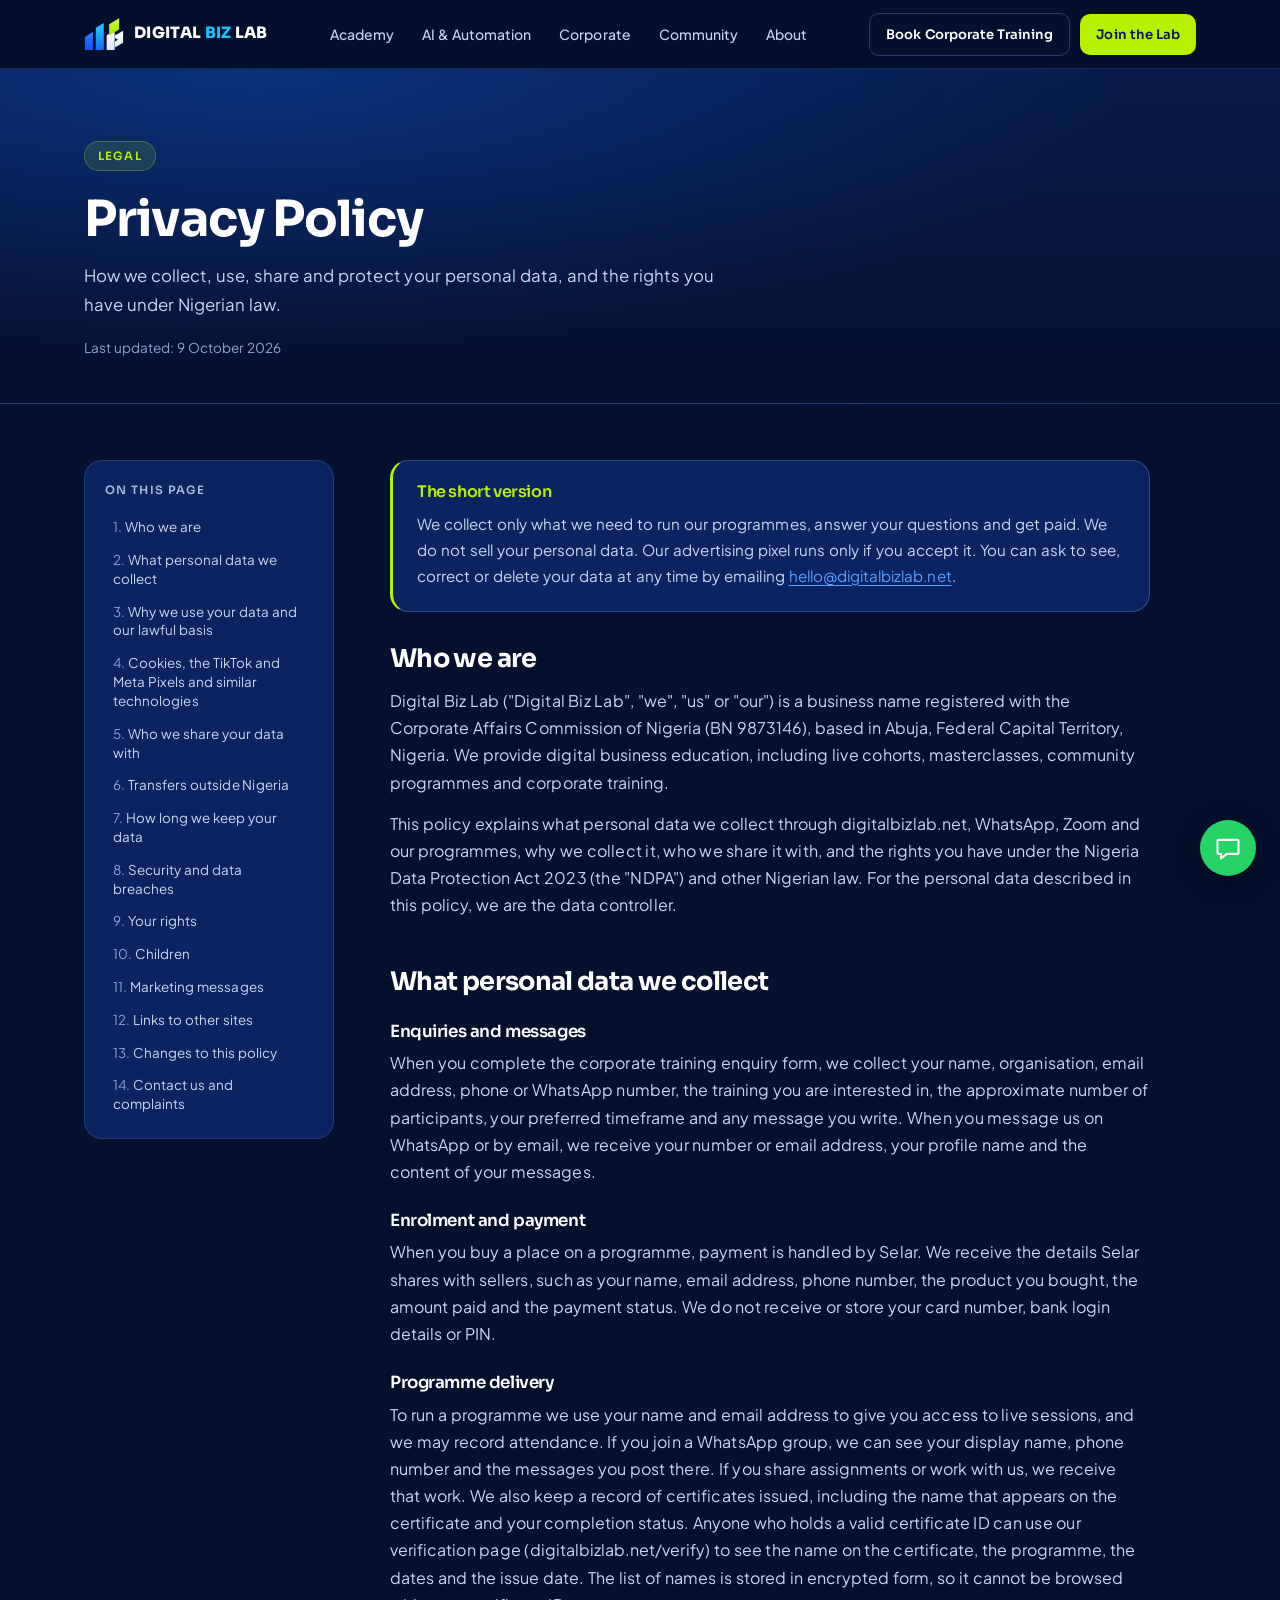
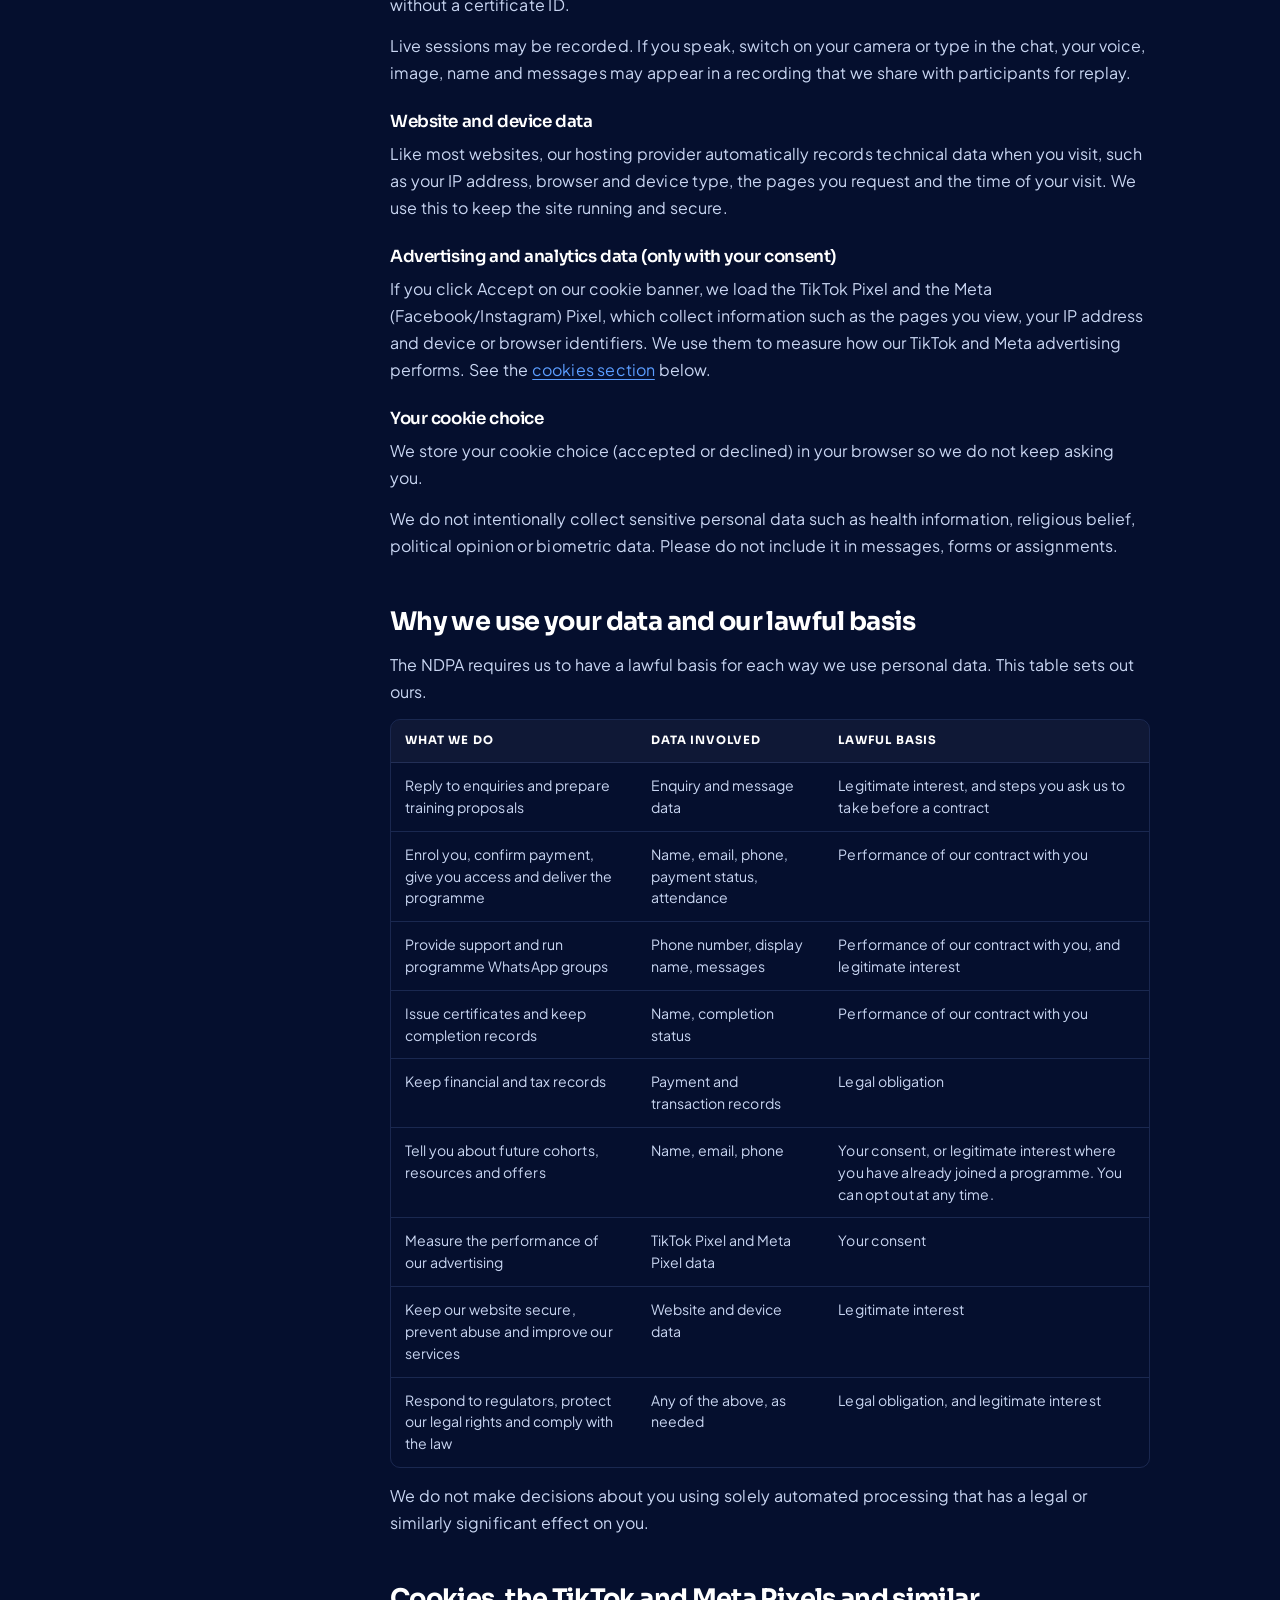
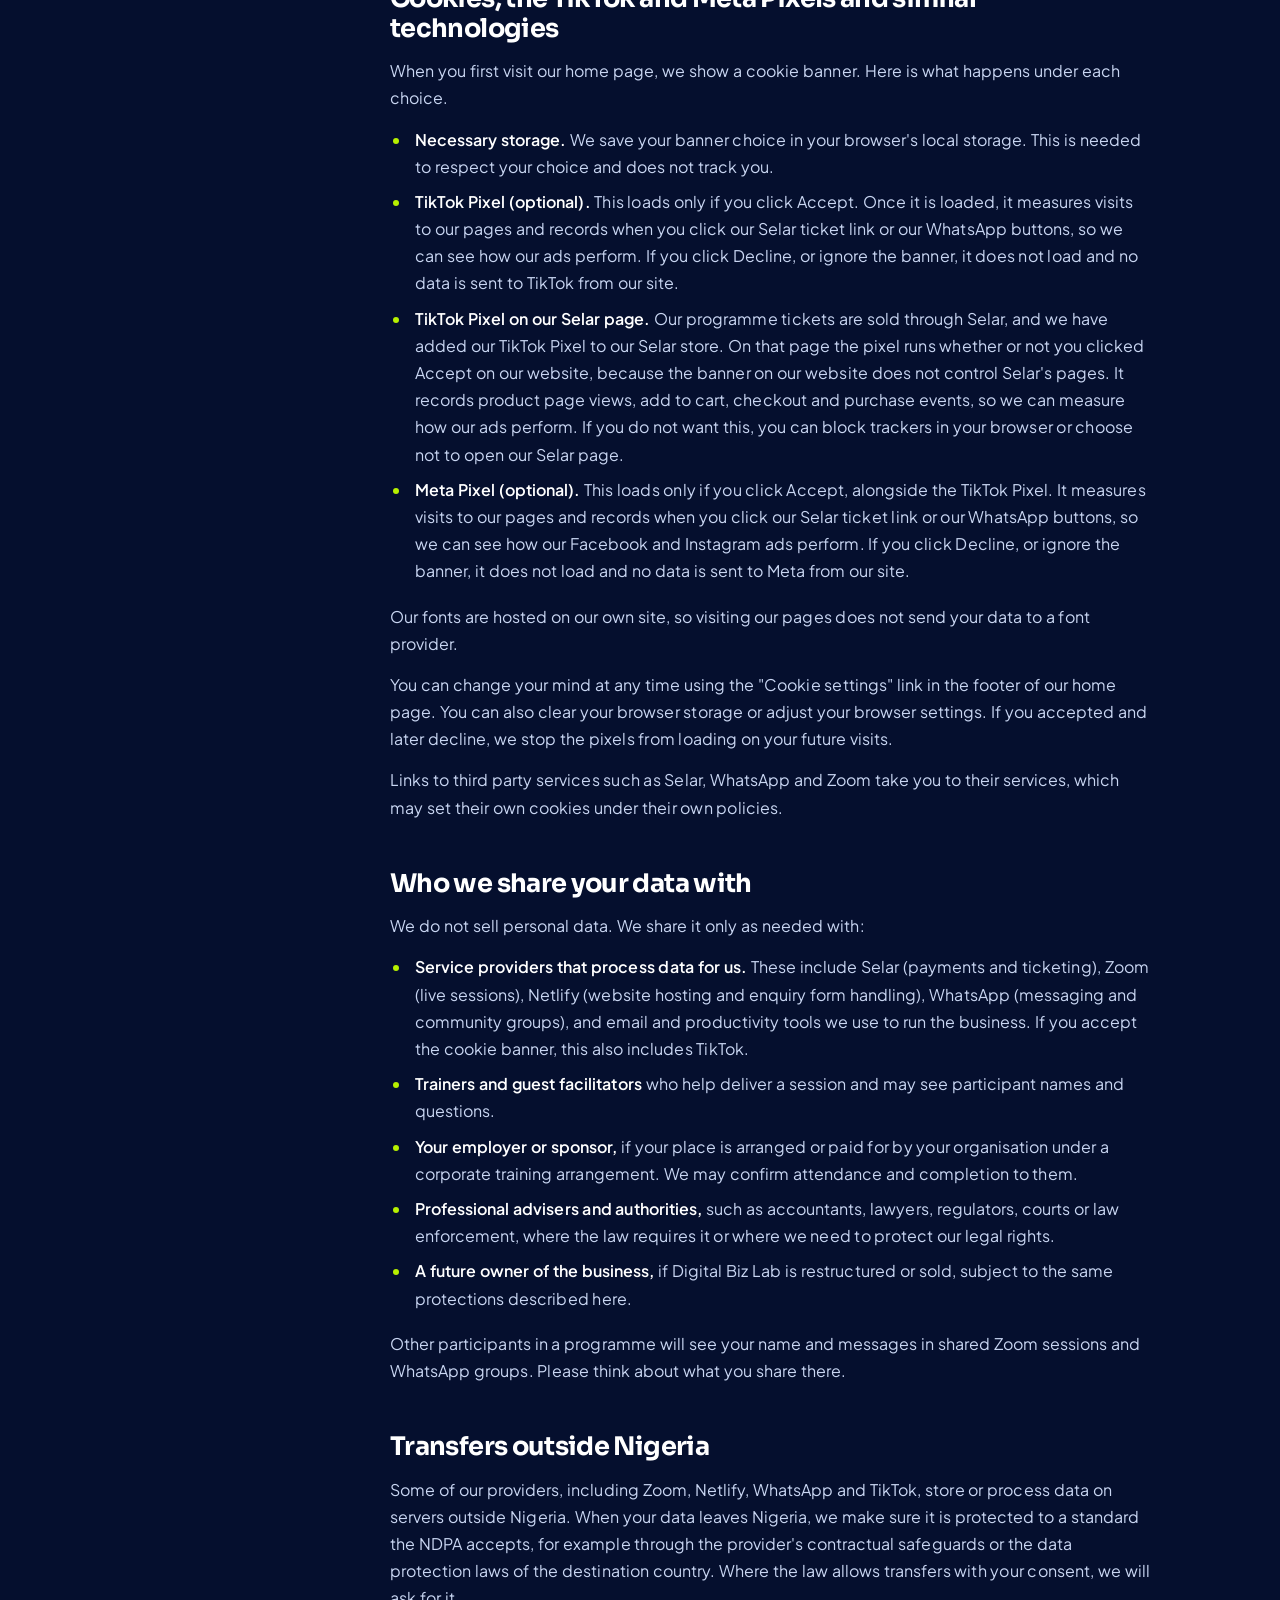
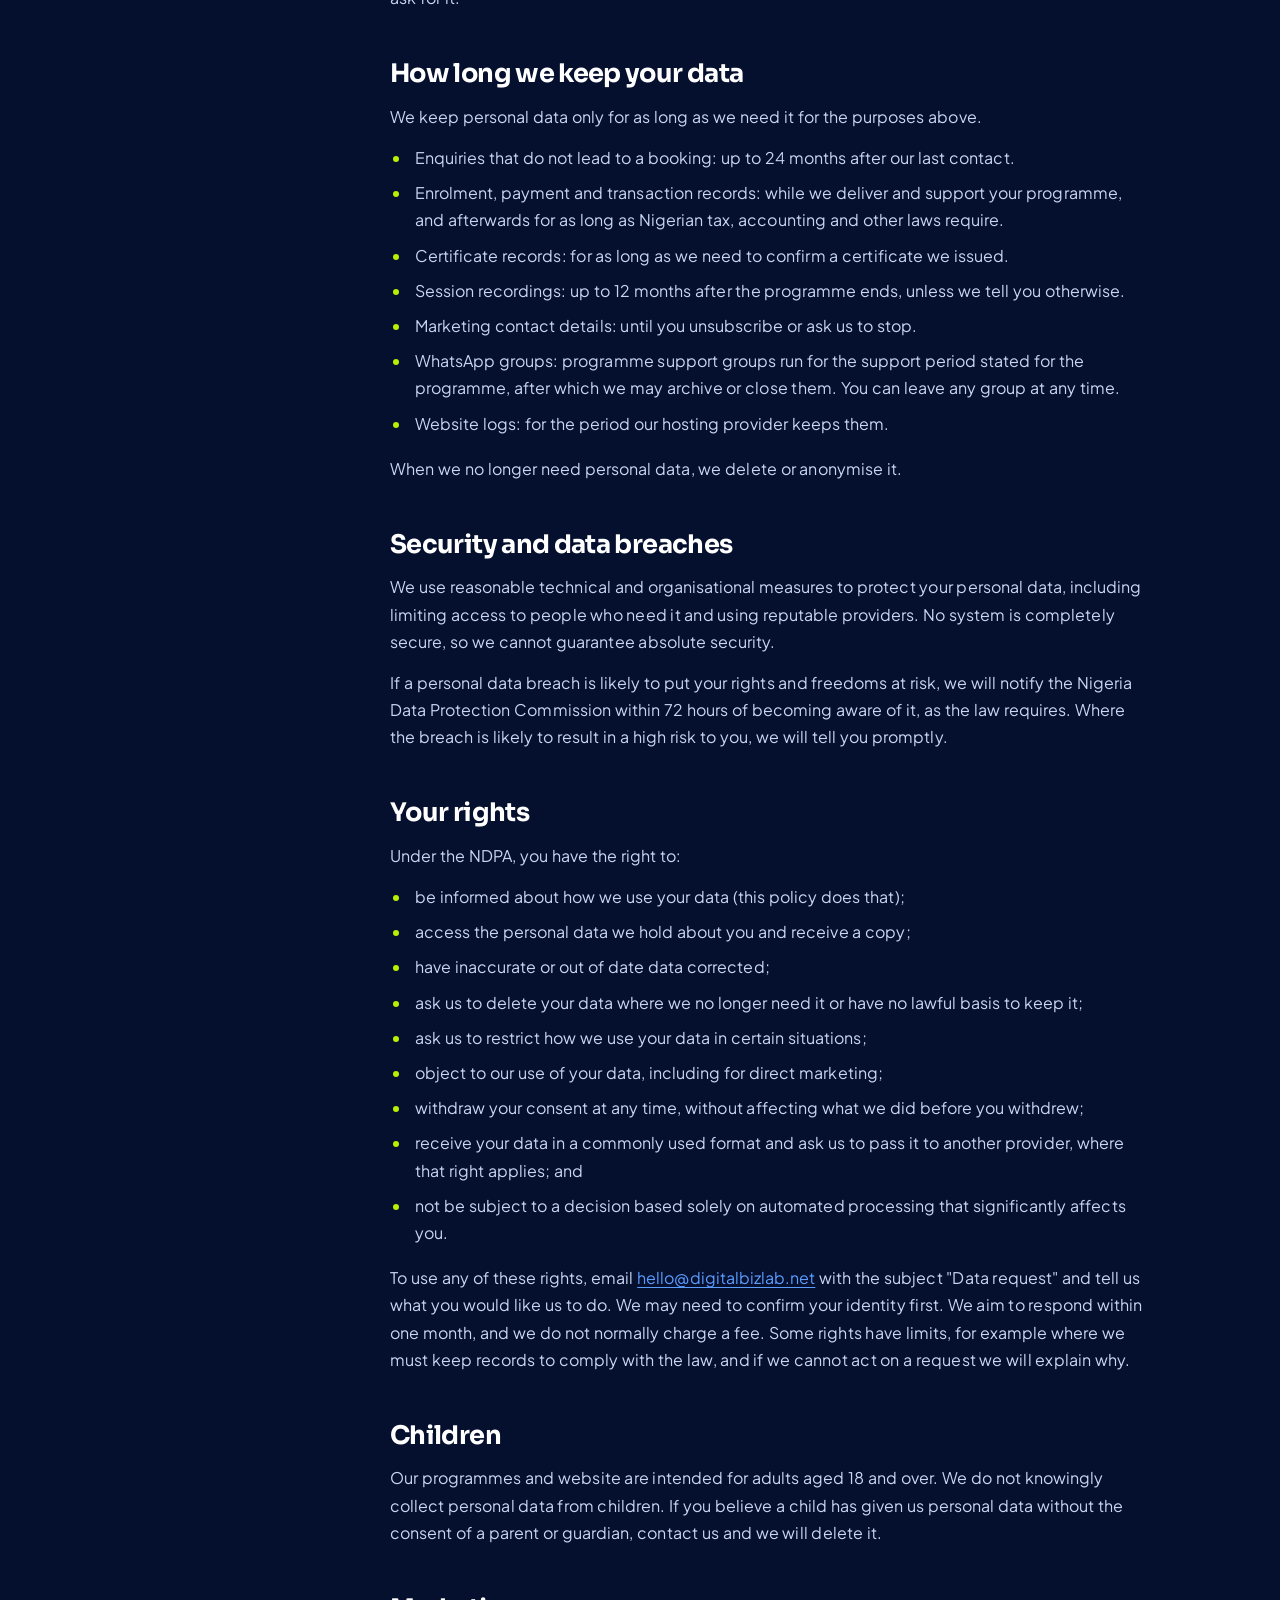
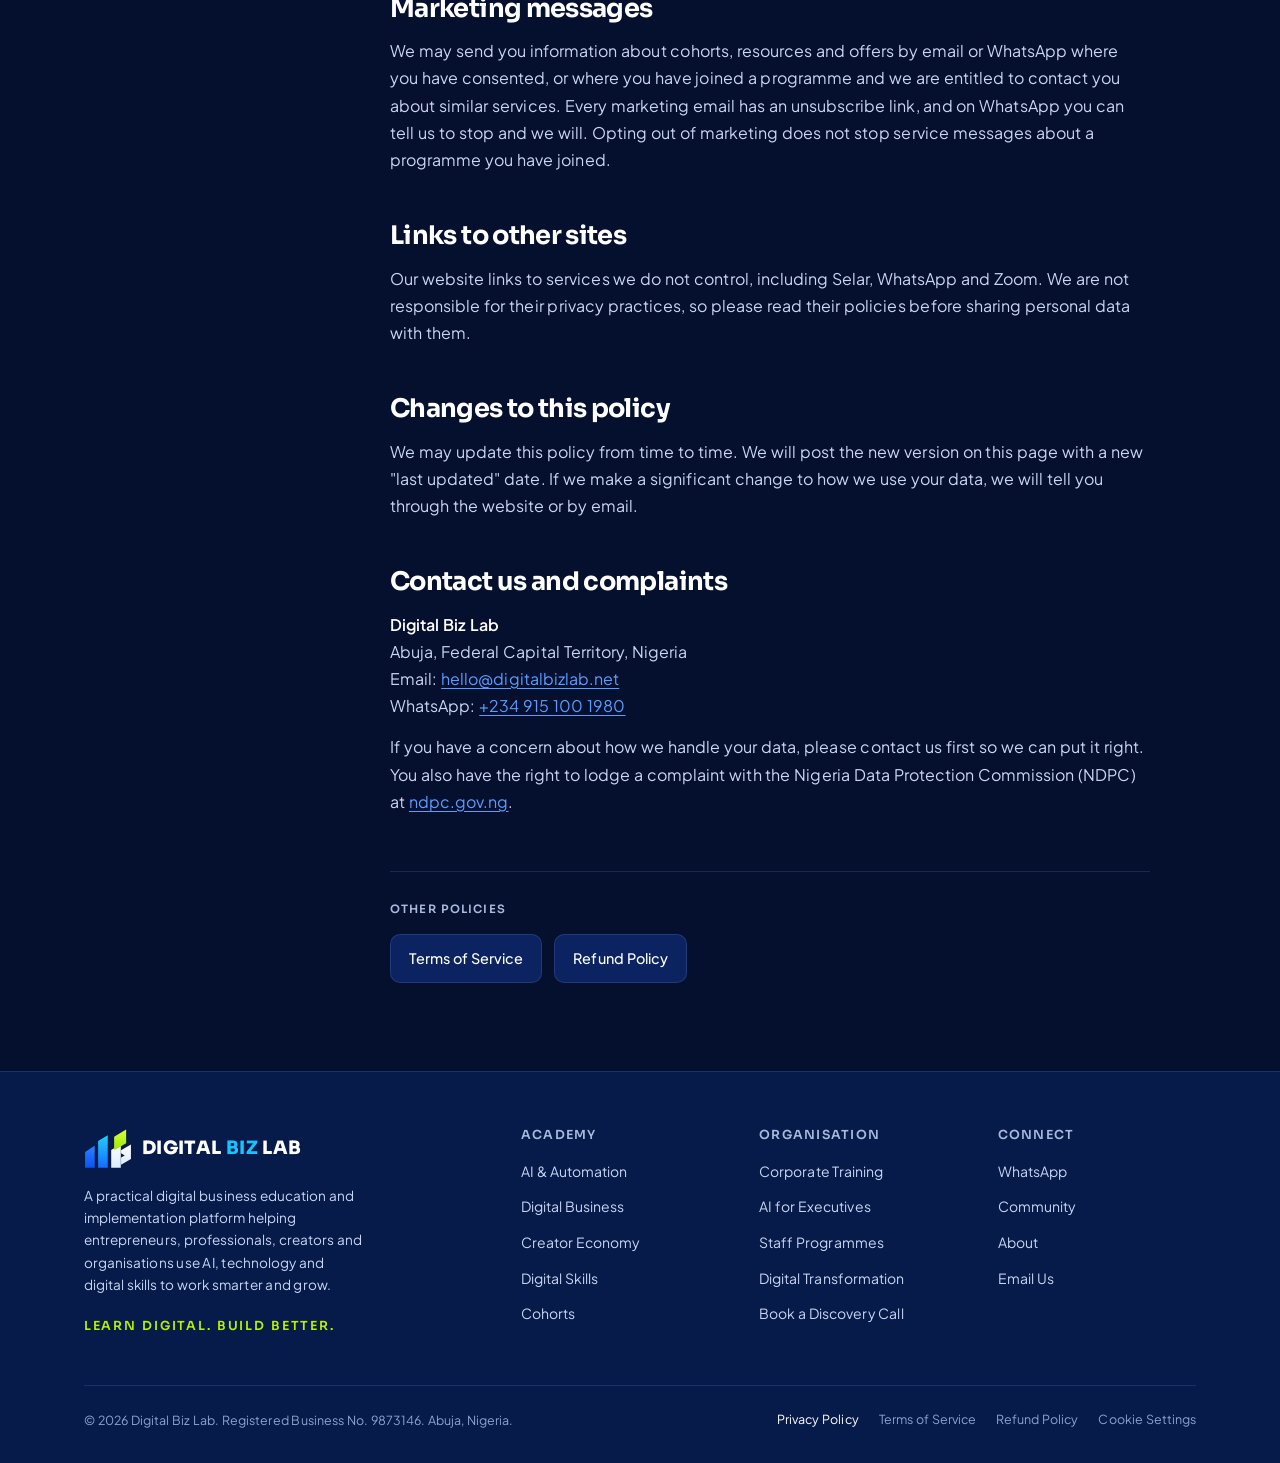
<file: privacy/index.html>
<!DOCTYPE html>
<html lang="en">
<head>
  <!-- Drafted 19 September 2026. Have a Nigerian lawyer review this page before relying on it. -->
  <meta charset="UTF-8">
  <meta name="viewport" content="width=device-width, initial-scale=1.0">
  <title>Privacy Policy | Digital Biz Lab</title>
  <meta name="description" content="How Digital Biz Lab collects, uses and protects your personal data under the Nigeria Data Protection Act 2023.">
  <meta name="theme-color" content="#071B4A">
  <meta property="og:title" content="Privacy Policy | Digital Biz Lab">
  <meta property="og:description" content="How Digital Biz Lab collects, uses and protects your personal data under the Nigeria Data Protection Act 2023.">
  <meta property="og:type" content="website">
  <meta property="og:url" content="https://digitalbizlab.net/privacy/">
  <meta property="og:image" content="https://digitalbizlab.net/og-image.png">
  <meta name="twitter:card" content="summary_large_image">
  <link rel="canonical" href="https://digitalbizlab.net/privacy/">
  <link rel="icon" href="/favicon.svg" type="image/svg+xml">
  <link rel="icon" href="/favicon.ico" sizes="48x48">
  <link rel="apple-touch-icon" href="/apple-touch-icon.png">
  <link rel="manifest" href="/site.webmanifest">
  <link rel="preload" href="/assets/fonts/sora-latin-wght-normal.woff2" as="font" type="font/woff2" crossorigin>
  <link rel="preload" href="/assets/fonts/plus-jakarta-sans-latin-wght-normal.woff2" as="font" type="font/woff2" crossorigin>
  <link rel="stylesheet" href="/assets/legal.css">
</head>
<body>

<svg width="0" height="0" style="position:absolute" aria-hidden="true" focusable="false">
  <defs>
    <linearGradient id="gBar1" x1="0" y1="0" x2="0" y2="1"><stop offset="0" stop-color="#2A82FF"/><stop offset="1" stop-color="#0B54F0"/></linearGradient>
    <linearGradient id="gBar2" x1="0" y1="0" x2="0" y2="1"><stop offset="0" stop-color="#22CFFF"/><stop offset="1" stop-color="#146BFF"/></linearGradient>
    <linearGradient id="gLime" x1="0" y1="0" x2="0" y2="1"><stop offset="0" stop-color="#D8FF3A"/><stop offset="1" stop-color="#9BE600"/></linearGradient>
    <linearGradient id="gWhite" x1="0" y1="0" x2="0" y2="1"><stop offset="0" stop-color="#FFFFFF"/><stop offset="1" stop-color="#DCEBFF"/></linearGradient>
  </defs>

  <!-- Digital Biz Lab mark, dark background version -->
  <symbol id="mark" viewBox="38 30 180 152">
    <path d="M42 178V119L78 96V178H42Z" fill="url(#gBar1)"/>
    <path d="M91 178V78L127 56V178H91Z" fill="url(#gBar2)"/>
    <path d="M140 178V112L176 90V178H140Z" fill="url(#gWhite)"/>
    <path d="M151 62L196 35V86L151 113V62Z" fill="url(#gLime)"/>
    <path d="M177 113L214 91V145L177 167L177 140L191 132L177 124V113Z" fill="url(#gWhite)"/>
  </symbol>

  <symbol id="i-bot" viewBox="0 0 24 24"><rect x="4" y="8" width="16" height="12" rx="3"/><path d="M12 8V5"/><circle cx="12" cy="3.6" r="1.1"/><circle cx="9" cy="14" r="1"/><circle cx="15" cy="14" r="1"/><path d="M2 13v3M22 13v3"/></symbol>
  <symbol id="i-chart" viewBox="0 0 24 24"><path d="M6 20v-8M12 20V5M18 20v-5M3 20h18"/></symbol>
  <symbol id="i-video" viewBox="0 0 24 24"><rect x="3" y="6" width="13" height="12" rx="2"/><path d="M16 10l5-3v10l-5-3z"/></symbol>
  <symbol id="i-laptop" viewBox="0 0 24 24"><rect x="5" y="5" width="14" height="10" rx="1.5"/><path d="M2 19h20"/></symbol>
  <symbol id="i-building" viewBox="0 0 24 24"><rect x="5" y="3" width="14" height="18" rx="1.5"/><path d="M9 7h2M13 7h2M9 11h2M13 11h2M9 15h2M13 15h2"/></symbol>
  <symbol id="i-flask" viewBox="0 0 24 24"><path d="M9 3h6M10 3v6L4.5 19a1.5 1.5 0 0 0 1.3 2.2h12.4a1.5 1.5 0 0 0 1.3-2.2L14 9V3"/><path d="M7.5 15h9"/></symbol>
  <symbol id="i-globe" viewBox="0 0 24 24"><circle cx="12" cy="12" r="9"/><path d="M3 12h18M12 3c3 3 3 15 0 18M12 3c-3 3-3 15 0 18"/></symbol>
  <symbol id="i-megaphone" viewBox="0 0 24 24"><path d="M3 11v3a1 1 0 0 0 1 1h2l8 4V6L6 10H4a1 1 0 0 0-1 1z"/><path d="M18 9a4 4 0 0 1 0 6"/></symbol>
  <symbol id="i-briefcase" viewBox="0 0 24 24"><rect x="3" y="7" width="18" height="13" rx="2"/><path d="M9 7V5a1 1 0 0 1 1-1h4a1 1 0 0 1 1 1v2M3 13h18"/></symbol>
  <symbol id="i-users" viewBox="0 0 24 24"><circle cx="9" cy="8" r="3.5"/><path d="M2.5 20a6.5 6.5 0 0 1 13 0"/><circle cx="17" cy="9" r="2.5"/><path d="M17 14a5 5 0 0 1 4.5 5"/></symbol>
  <symbol id="i-deck" viewBox="0 0 24 24"><rect x="3" y="4" width="18" height="12" rx="1.5"/><path d="M12 16v4M8 20h8M7 12l3-3 3 2 4-4"/></symbol>
  <symbol id="i-cart" viewBox="0 0 24 24"><circle cx="9" cy="20" r="1.5"/><circle cx="18" cy="20" r="1.5"/><path d="M2 3h3l2.5 12h11L21 7H6"/></symbol>
  <symbol id="i-gear" viewBox="0 0 24 24"><circle cx="12" cy="12" r="3"/><path d="M12 2v3M12 19v3M2 12h3M19 12h3M4.9 4.9l2.1 2.1M17 17l2.1 2.1M4.9 19.1L7 17M17 7l2.1-2.1"/></symbol>
  <symbol id="i-phone" viewBox="0 0 24 24"><rect x="7" y="2" width="10" height="20" rx="2.5"/><path d="M11 18h2"/></symbol>
  <symbol id="i-bulb" viewBox="0 0 24 24"><path d="M9 18h6M10 21h4M12 3a6 6 0 0 0-3.5 10.9c.6.5 1 1.2 1 2.1h5c0-.9.4-1.6 1-2.1A6 6 0 0 0 12 3z"/></symbol>
  <symbol id="i-pin" viewBox="0 0 24 24"><path d="M12 21s7-6.2 7-11.5A7 7 0 0 0 5 9.5C5 14.8 12 21 12 21z"/><circle cx="12" cy="9.5" r="2.5"/></symbol>
  <symbol id="i-shield" viewBox="0 0 24 24"><path d="M12 3l8 3v6c0 4.5-3.4 8-8 9-4.6-1-8-4.5-8-9V6z"/><path d="M8.5 12l2.5 2.5 4.5-5"/></symbol>
  <symbol id="i-lock" viewBox="0 0 24 24"><rect x="5" y="11" width="14" height="10" rx="2"/><path d="M8 11V8a4 4 0 0 1 8 0v3"/></symbol>
  <symbol id="i-award" viewBox="0 0 24 24"><circle cx="12" cy="9" r="6"/><path d="M8.5 14.5L7 22l5-3 5 3-1.5-7.5"/></symbol>
  <symbol id="i-chat" viewBox="0 0 24 24"><path d="M4 5h16a1 1 0 0 1 1 1v10a1 1 0 0 1-1 1h-9l-5 4v-4H4a1 1 0 0 1-1-1V6a1 1 0 0 1 1-1z"/></symbol>
  <symbol id="i-tools" viewBox="0 0 24 24"><path d="M14.5 6.5a4 4 0 0 0-5 5L3 18l3 3 6.5-6.5a4 4 0 0 0 5-5l-2.5 2.5-2.5-.5-.5-2.5z"/></symbol>
  <symbol id="i-calendar" viewBox="0 0 24 24"><rect x="3" y="5" width="18" height="16" rx="2"/><path d="M3 10h18M8 3v4M16 3v4"/></symbol>
  <symbol id="i-check" viewBox="0 0 24 24"><path d="M5 12.5l4.5 4.5L19 7.5"/></symbol>
  <symbol id="i-file" viewBox="0 0 24 24"><path d="M6 3h8l4 4v14H6z"/><path d="M14 3v4h4M9 12h6M9 16h6"/></symbol>
  <symbol id="i-play" viewBox="0 0 24 24"><circle cx="12" cy="12" r="9"/><path d="M10 8.5l6 3.5-6 3.5z"/></symbol>
  <symbol id="i-map" viewBox="0 0 24 24"><path d="M3 6l6-2 6 2 6-2v14l-6 2-6-2-6 2z"/><path d="M9 4v14M15 6v14"/></symbol>
  <symbol id="i-call" viewBox="0 0 24 24"><path d="M5 4h4l2 5-2.5 1.5a11 11 0 0 0 5 5L15 13l5 2v4a2 2 0 0 1-2 2A16 16 0 0 1 3 6a2 2 0 0 1 2-2z"/></symbol>
  <symbol id="i-arrow" viewBox="0 0 24 24"><path d="M5 12h14M13 6l6 6-6 6"/></symbol>
  <symbol id="i-grad" viewBox="0 0 24 24"><path d="M2 9l10-5 10 5-10 5z"/><path d="M6 11.5V16c0 1.5 3 3 6 3s6-1.5 6-3v-4.5M22 9v6"/></symbol>
  <symbol id="i-star" viewBox="0 0 24 24"><path d="M12 3l2.7 5.6 6.1.9-4.4 4.3 1 6.1L12 17l-5.4 2.9 1-6.1L3.2 9.5l6.1-.9z"/></symbol>
</svg>

<nav>
  <div class="container">
    <div class="nav-inner">
      <a href="/" class="brand" aria-label="Digital Biz Lab home">
        <svg class="brand-mark" aria-hidden="true"><use href="#mark"/></svg>
        <span class="wordmark">Digital <em>Biz</em> Lab</span>
      </a>
      <ul class="nav-links">
        <li><a href="/#academy">Academy</a></li>
        <li><a href="/#ai-automation">AI &amp; Automation</a></li>
        <li><a href="/#corporate">Corporate</a></li>
        <li><a href="/#community">Community</a></li>
        <li><a href="/#about">About</a></li>
      </ul>
      <div class="nav-cta">
        <a href="/#corporate" class="btn btn-secondary" style="font-size:0.82rem; padding:10px 16px;">Book Corporate Training</a>
        <a href="/#flagship" class="btn btn-primary" style="font-size:0.82rem; padding:10px 16px;">Join the Lab</a>
      </div>
      <button class="nav-toggle" id="navToggle" aria-label="Open menu" aria-controls="mobileMenu" aria-expanded="false">
        <span></span><span></span><span></span>
      </button>
    </div>
  </div>
  <div class="mobile-menu" id="mobileMenu">
    <a href="/#academy">Academy</a>
    <a href="/#ai-automation">AI &amp; Automation</a>
    <a href="/#corporate">Corporate Training</a>
    <a href="/#community">Community</a>
    <a href="/#about">About</a>
    <a href="/#flagship" class="btn btn-primary">Join the Lab</a>
  </div>
</nav>

<header class="legal-hero">
  <div class="container">
    <div class="pill">Legal</div>
    <h1>Privacy Policy</h1>
    <p class="legal-intro">How we collect, use, share and protect your personal data, and the rights you have under Nigerian law.</p>
    <p class="legal-meta">Last updated: 9 October 2026</p>
  </div>
</header>

<main class="container">
  <div class="legal-wrap">
    <aside class="legal-toc" aria-label="On this page">
      <p>On this page</p>
      <ol>
        <li><a href="#who-we-are">Who we are</a></li>
        <li><a href="#what-we-collect">What personal data we collect</a></li>
        <li><a href="#why-we-use-it">Why we use your data and our lawful basis</a></li>
        <li><a href="#cookies">Cookies, the TikTok and Meta Pixels and similar technologies</a></li>
        <li><a href="#who-we-share-with">Who we share your data with</a></li>
        <li><a href="#transfers">Transfers outside Nigeria</a></li>
        <li><a href="#retention">How long we keep your data</a></li>
        <li><a href="#security">Security and data breaches</a></li>
        <li><a href="#your-rights">Your rights</a></li>
        <li><a href="#children">Children</a></li>
        <li><a href="#marketing">Marketing messages</a></li>
        <li><a href="#third-party-links">Links to other sites</a></li>
        <li><a href="#changes">Changes to this policy</a></li>
        <li><a href="#contact">Contact us and complaints</a></li>
      </ol>
    </aside>
    <article class="legal-body">
      <div class="summary-box">
        <h3>The short version</h3>
        <p>We collect only what we need to run our programmes, answer your questions and get paid. We do not sell your personal data. Our advertising pixel runs only if you accept it. You can ask to see, correct or delete your data at any time by emailing <a href="mailto:hello@digitalbizlab.net">hello@digitalbizlab.net</a>.</p>
      </div>

      <h2 id="who-we-are">Who we are</h2>
      <p>Digital Biz Lab ("Digital Biz Lab", "we", "us" or "our") is a business name registered with the Corporate Affairs Commission of Nigeria (BN 9873146), based in Abuja, Federal Capital Territory, Nigeria. We provide digital business education, including live cohorts, masterclasses, community programmes and corporate training.</p>
      <p>This policy explains what personal data we collect through digitalbizlab.net, WhatsApp, Zoom and our programmes, why we collect it, who we share it with, and the rights you have under the Nigeria Data Protection Act 2023 (the "NDPA") and other Nigerian law. For the personal data described in this policy, we are the data controller.</p>

      <h2 id="what-we-collect">What personal data we collect</h2>
      <h3>Enquiries and messages</h3>
      <p>When you complete the corporate training enquiry form, we collect your name, organisation, email address, phone or WhatsApp number, the training you are interested in, the approximate number of participants, your preferred timeframe and any message you write. When you message us on WhatsApp or by email, we receive your number or email address, your profile name and the content of your messages.</p>

      <h3>Enrolment and payment</h3>
      <p>When you buy a place on a programme, payment is handled by Selar. We receive the details Selar shares with sellers, such as your name, email address, phone number, the product you bought, the amount paid and the payment status. We do not receive or store your card number, bank login details or PIN.</p>

      <h3>Programme delivery</h3>
      <p>To run a programme we use your name and email address to give you access to live sessions, and we may record attendance. If you join a WhatsApp group, we can see your display name, phone number and the messages you post there. If you share assignments or work with us, we receive that work. We also keep a record of certificates issued, including the name that appears on the certificate and your completion status. Anyone who holds a valid certificate ID can use our verification page (digitalbizlab.net/verify) to see the name on the certificate, the programme, the dates and the issue date. The list of names is stored in encrypted form, so it cannot be browsed without a certificate ID.</p>
      <p>Live sessions may be recorded. If you speak, switch on your camera or type in the chat, your voice, image, name and messages may appear in a recording that we share with participants for replay.</p>

      <h3>Website and device data</h3>
      <p>Like most websites, our hosting provider automatically records technical data when you visit, such as your IP address, browser and device type, the pages you request and the time of your visit. We use this to keep the site running and secure.</p>

      <h3>Advertising and analytics data (only with your consent)</h3>
      <p>If you click Accept on our cookie banner, we load the TikTok Pixel and the Meta (Facebook/Instagram) Pixel, which collect information such as the pages you view, your IP address and device or browser identifiers. We use them to measure how our TikTok and Meta advertising performs. See the <a href="#cookies">cookies section</a> below.</p>

      <h3>Your cookie choice</h3>
      <p>We store your cookie choice (accepted or declined) in your browser so we do not keep asking you.</p>

      <p>We do not intentionally collect sensitive personal data such as health information, religious belief, political opinion or biometric data. Please do not include it in messages, forms or assignments.</p>

      <h2 id="why-we-use-it">Why we use your data and our lawful basis</h2>
      <p>The NDPA requires us to have a lawful basis for each way we use personal data. This table sets out ours.</p>
      <div class="table-wrap">
      <table>
        <thead>
          <tr><th>What we do</th><th>Data involved</th><th>Lawful basis</th></tr>
        </thead>
        <tbody>
          <tr><td>Reply to enquiries and prepare training proposals</td><td>Enquiry and message data</td><td>Legitimate interest, and steps you ask us to take before a contract</td></tr>
          <tr><td>Enrol you, confirm payment, give you access and deliver the programme</td><td>Name, email, phone, payment status, attendance</td><td>Performance of our contract with you</td></tr>
          <tr><td>Provide support and run programme WhatsApp groups</td><td>Phone number, display name, messages</td><td>Performance of our contract with you, and legitimate interest</td></tr>
          <tr><td>Issue certificates and keep completion records</td><td>Name, completion status</td><td>Performance of our contract with you</td></tr>
          <tr><td>Keep financial and tax records</td><td>Payment and transaction records</td><td>Legal obligation</td></tr>
          <tr><td>Tell you about future cohorts, resources and offers</td><td>Name, email, phone</td><td>Your consent, or legitimate interest where you have already joined a programme. You can opt out at any time.</td></tr>
          <tr><td>Measure the performance of our advertising</td><td>TikTok Pixel and Meta Pixel data</td><td>Your consent</td></tr>
          <tr><td>Keep our website secure, prevent abuse and improve our services</td><td>Website and device data</td><td>Legitimate interest</td></tr>
          <tr><td>Respond to regulators, protect our legal rights and comply with the law</td><td>Any of the above, as needed</td><td>Legal obligation, and legitimate interest</td></tr>
        </tbody>
      </table>
      </div>
      <p style="margin-top:14px;">We do not make decisions about you using solely automated processing that has a legal or similarly significant effect on you.</p>

      <h2 id="cookies">Cookies, the TikTok and Meta Pixels and similar technologies</h2>
      <p>When you first visit our home page, we show a cookie banner. Here is what happens under each choice.</p>
      <ul>
        <li><strong>Necessary storage.</strong> We save your banner choice in your browser's local storage. This is needed to respect your choice and does not track you.</li>
        <li><strong>TikTok Pixel (optional).</strong> This loads only if you click Accept. Once it is loaded, it measures visits to our pages and records when you click our Selar ticket link or our WhatsApp buttons, so we can see how our ads perform. If you click Decline, or ignore the banner, it does not load and no data is sent to TikTok from our site.</li>
        <li><strong>TikTok Pixel on our Selar page.</strong> Our programme tickets are sold through Selar, and we have added our TikTok Pixel to our Selar store. On that page the pixel runs whether or not you clicked Accept on our website, because the banner on our website does not control Selar's pages. It records product page views, add to cart, checkout and purchase events, so we can measure how our ads perform. If you do not want this, you can block trackers in your browser or choose not to open our Selar page.</li>
        <li><strong>Meta Pixel (optional).</strong> This loads only if you click Accept, alongside the TikTok Pixel. It measures visits to our pages and records when you click our Selar ticket link or our WhatsApp buttons, so we can see how our Facebook and Instagram ads perform. If you click Decline, or ignore the banner, it does not load and no data is sent to Meta from our site.</li>
      </ul>
      <p>Our fonts are hosted on our own site, so visiting our pages does not send your data to a font provider.</p>
      <p>You can change your mind at any time using the "Cookie settings" link in the footer of our home page. You can also clear your browser storage or adjust your browser settings. If you accepted and later decline, we stop the pixels from loading on your future visits.</p>
      <p>Links to third party services such as Selar, WhatsApp and Zoom take you to their services, which may set their own cookies under their own policies.</p>

      <h2 id="who-we-share-with">Who we share your data with</h2>
      <p>We do not sell personal data. We share it only as needed with:</p>
      <ul>
        <li><strong>Service providers that process data for us.</strong> These include Selar (payments and ticketing), Zoom (live sessions), Netlify (website hosting and enquiry form handling), WhatsApp (messaging and community groups), and email and productivity tools we use to run the business. If you accept the cookie banner, this also includes TikTok.</li>
        <li><strong>Trainers and guest facilitators</strong> who help deliver a session and may see participant names and questions.</li>
        <li><strong>Your employer or sponsor,</strong> if your place is arranged or paid for by your organisation under a corporate training arrangement. We may confirm attendance and completion to them.</li>
        <li><strong>Professional advisers and authorities,</strong> such as accountants, lawyers, regulators, courts or law enforcement, where the law requires it or where we need to protect our legal rights.</li>
        <li><strong>A future owner of the business,</strong> if Digital Biz Lab is restructured or sold, subject to the same protections described here.</li>
      </ul>
      <p>Other participants in a programme will see your name and messages in shared Zoom sessions and WhatsApp groups. Please think about what you share there.</p>

      <h2 id="transfers">Transfers outside Nigeria</h2>
      <p>Some of our providers, including Zoom, Netlify, WhatsApp and TikTok, store or process data on servers outside Nigeria. When your data leaves Nigeria, we make sure it is protected to a standard the NDPA accepts, for example through the provider's contractual safeguards or the data protection laws of the destination country. Where the law allows transfers with your consent, we will ask for it.</p>

      <h2 id="retention">How long we keep your data</h2>
      <p>We keep personal data only for as long as we need it for the purposes above.</p>
      <ul>
        <li>Enquiries that do not lead to a booking: up to 24 months after our last contact.</li>
        <li>Enrolment, payment and transaction records: while we deliver and support your programme, and afterwards for as long as Nigerian tax, accounting and other laws require.</li>
        <li>Certificate records: for as long as we need to confirm a certificate we issued.</li>
        <li>Session recordings: up to 12 months after the programme ends, unless we tell you otherwise.</li>
        <li>Marketing contact details: until you unsubscribe or ask us to stop.</li>
        <li>WhatsApp groups: programme support groups run for the support period stated for the programme, after which we may archive or close them. You can leave any group at any time.</li>
        <li>Website logs: for the period our hosting provider keeps them.</li>
      </ul>
      <p>When we no longer need personal data, we delete or anonymise it.</p>

      <h2 id="security">Security and data breaches</h2>
      <p>We use reasonable technical and organisational measures to protect your personal data, including limiting access to people who need it and using reputable providers. No system is completely secure, so we cannot guarantee absolute security.</p>
      <p>If a personal data breach is likely to put your rights and freedoms at risk, we will notify the Nigeria Data Protection Commission within 72 hours of becoming aware of it, as the law requires. Where the breach is likely to result in a high risk to you, we will tell you promptly.</p>

      <h2 id="your-rights">Your rights</h2>
      <p>Under the NDPA, you have the right to:</p>
      <ul>
        <li>be informed about how we use your data (this policy does that);</li>
        <li>access the personal data we hold about you and receive a copy;</li>
        <li>have inaccurate or out of date data corrected;</li>
        <li>ask us to delete your data where we no longer need it or have no lawful basis to keep it;</li>
        <li>ask us to restrict how we use your data in certain situations;</li>
        <li>object to our use of your data, including for direct marketing;</li>
        <li>withdraw your consent at any time, without affecting what we did before you withdrew;</li>
        <li>receive your data in a commonly used format and ask us to pass it to another provider, where that right applies; and</li>
        <li>not be subject to a decision based solely on automated processing that significantly affects you.</li>
      </ul>
      <p>To use any of these rights, email <a href="mailto:hello@digitalbizlab.net">hello@digitalbizlab.net</a> with the subject "Data request" and tell us what you would like us to do. We may need to confirm your identity first. We aim to respond within one month, and we do not normally charge a fee. Some rights have limits, for example where we must keep records to comply with the law, and if we cannot act on a request we will explain why.</p>

      <h2 id="children">Children</h2>
      <p>Our programmes and website are intended for adults aged 18 and over. We do not knowingly collect personal data from children. If you believe a child has given us personal data without the consent of a parent or guardian, contact us and we will delete it.</p>

      <h2 id="marketing">Marketing messages</h2>
      <p>We may send you information about cohorts, resources and offers by email or WhatsApp where you have consented, or where you have joined a programme and we are entitled to contact you about similar services. Every marketing email has an unsubscribe link, and on WhatsApp you can tell us to stop and we will. Opting out of marketing does not stop service messages about a programme you have joined.</p>

      <h2 id="third-party-links">Links to other sites</h2>
      <p>Our website links to services we do not control, including Selar, WhatsApp and Zoom. We are not responsible for their privacy practices, so please read their policies before sharing personal data with them.</p>

      <h2 id="changes">Changes to this policy</h2>
      <p>We may update this policy from time to time. We will post the new version on this page with a new "last updated" date. If we make a significant change to how we use your data, we will tell you through the website or by email.</p>

      <h2 id="contact">Contact us and complaints</h2>
      <p><strong>Digital Biz Lab</strong><br>
      Abuja, Federal Capital Territory, Nigeria<br>
      Email: <a href="mailto:hello@digitalbizlab.net">hello@digitalbizlab.net</a><br>
      WhatsApp: <a href="https://wa.me/2349151001980" target="_blank" rel="noopener">+234 915 100 1980</a></p>
      <p>If you have a concern about how we handle your data, please contact us first so we can put it right. You also have the right to lodge a complaint with the Nigeria Data Protection Commission (NDPC) at <a href="https://ndpc.gov.ng" target="_blank" rel="noopener">ndpc.gov.ng</a>.</p>
      <div class="legal-other">
        <p class="lead">Other policies</p>
        <div class="row">
          <a href="/terms/">Terms of Service</a>
          <a href="/refund-policy/">Refund Policy</a>
        </div>
      </div>
    </article>
  </div>
</main>

<footer>
  <div class="container">
    <div class="footer-inner">
      <div class="footer-brand">
        <a href="/" class="brand" aria-label="Digital Biz Lab home">
          <svg class="brand-mark" aria-hidden="true"><use href="#mark"/></svg>
          <span class="wordmark">Digital <em>Biz</em> Lab</span>
        </a>
        <p>A practical digital business education and implementation platform helping entrepreneurs, professionals, creators and organisations use AI, technology and digital skills to work smarter and grow.</p>
        <div class="footer-tagline">Learn Digital. Build Better.</div>
      </div>
      <div class="footer-col">
        <h4>Academy</h4>
        <ul>
          <li><a href="/#ai-automation">AI &amp; Automation</a></li>
          <li><a href="/#academy">Digital Business</a></li>
          <li><a href="/#academy">Creator Economy</a></li>
          <li><a href="/#academy">Digital Skills</a></li>
          <li><a href="/#flagship">Cohorts</a></li>
        </ul>
      </div>
      <div class="footer-col">
        <h4>Organisation</h4>
        <ul>
          <li><a href="/#corporate">Corporate Training</a></li>
          <li><a href="/#corporate">AI for Executives</a></li>
          <li><a href="/#corporate">Staff Programmes</a></li>
          <li><a href="/#corporate">Digital Transformation</a></li>
          <li><a href="/#corporate">Book a Discovery Call</a></li>
        </ul>
      </div>
      <div class="footer-col">
        <h4>Connect</h4>
        <ul>
          <li><a href="https://wa.me/2349151001980" target="_blank" rel="noopener">WhatsApp</a></li>
          <li><a href="/#community">Community</a></li>
          <li><a href="/#about">About</a></li>
          <li><a href="mailto:hello@digitalbizlab.net">Email Us</a></li>
        </ul>
      </div>
    </div>
    <div class="footer-bottom">
      <p>&copy; 2026 Digital Biz Lab. Registered Business No. 9873146. Abuja, Nigeria.</p>
      <div class="footer-links-row">
        <a href="/privacy/" aria-current="page">Privacy Policy</a>
        <a href="/terms/">Terms of Service</a>
        <a href="/refund-policy/">Refund Policy</a>
        <a href="/#cookie-settings">Cookie Settings</a>
      </div>
    </div>
  </div>
</footer>

<a href="https://wa.me/2349151001980?text=Hi,%20I%20have%20a%20question%20about%20Digital%20Biz%20Lab" class="wa-float" target="_blank" rel="noopener" title="Chat on WhatsApp" aria-label="Chat with Digital Biz Lab on WhatsApp"><svg class="ico" aria-hidden="true"><use href="#i-chat"/></svg></a>

<script>
  var toggle = document.getElementById('navToggle');
  var menu = document.getElementById('mobileMenu');
  toggle.addEventListener('click', function () {
    var open = menu.classList.toggle('open');
    toggle.setAttribute('aria-expanded', open ? 'true' : 'false');
  });
  menu.querySelectorAll('a').forEach(function (a) {
    a.addEventListener('click', function () {
      menu.classList.remove('open');
      toggle.setAttribute('aria-expanded', 'false');
    });
  });
</script>
</body>
</html>
</file>
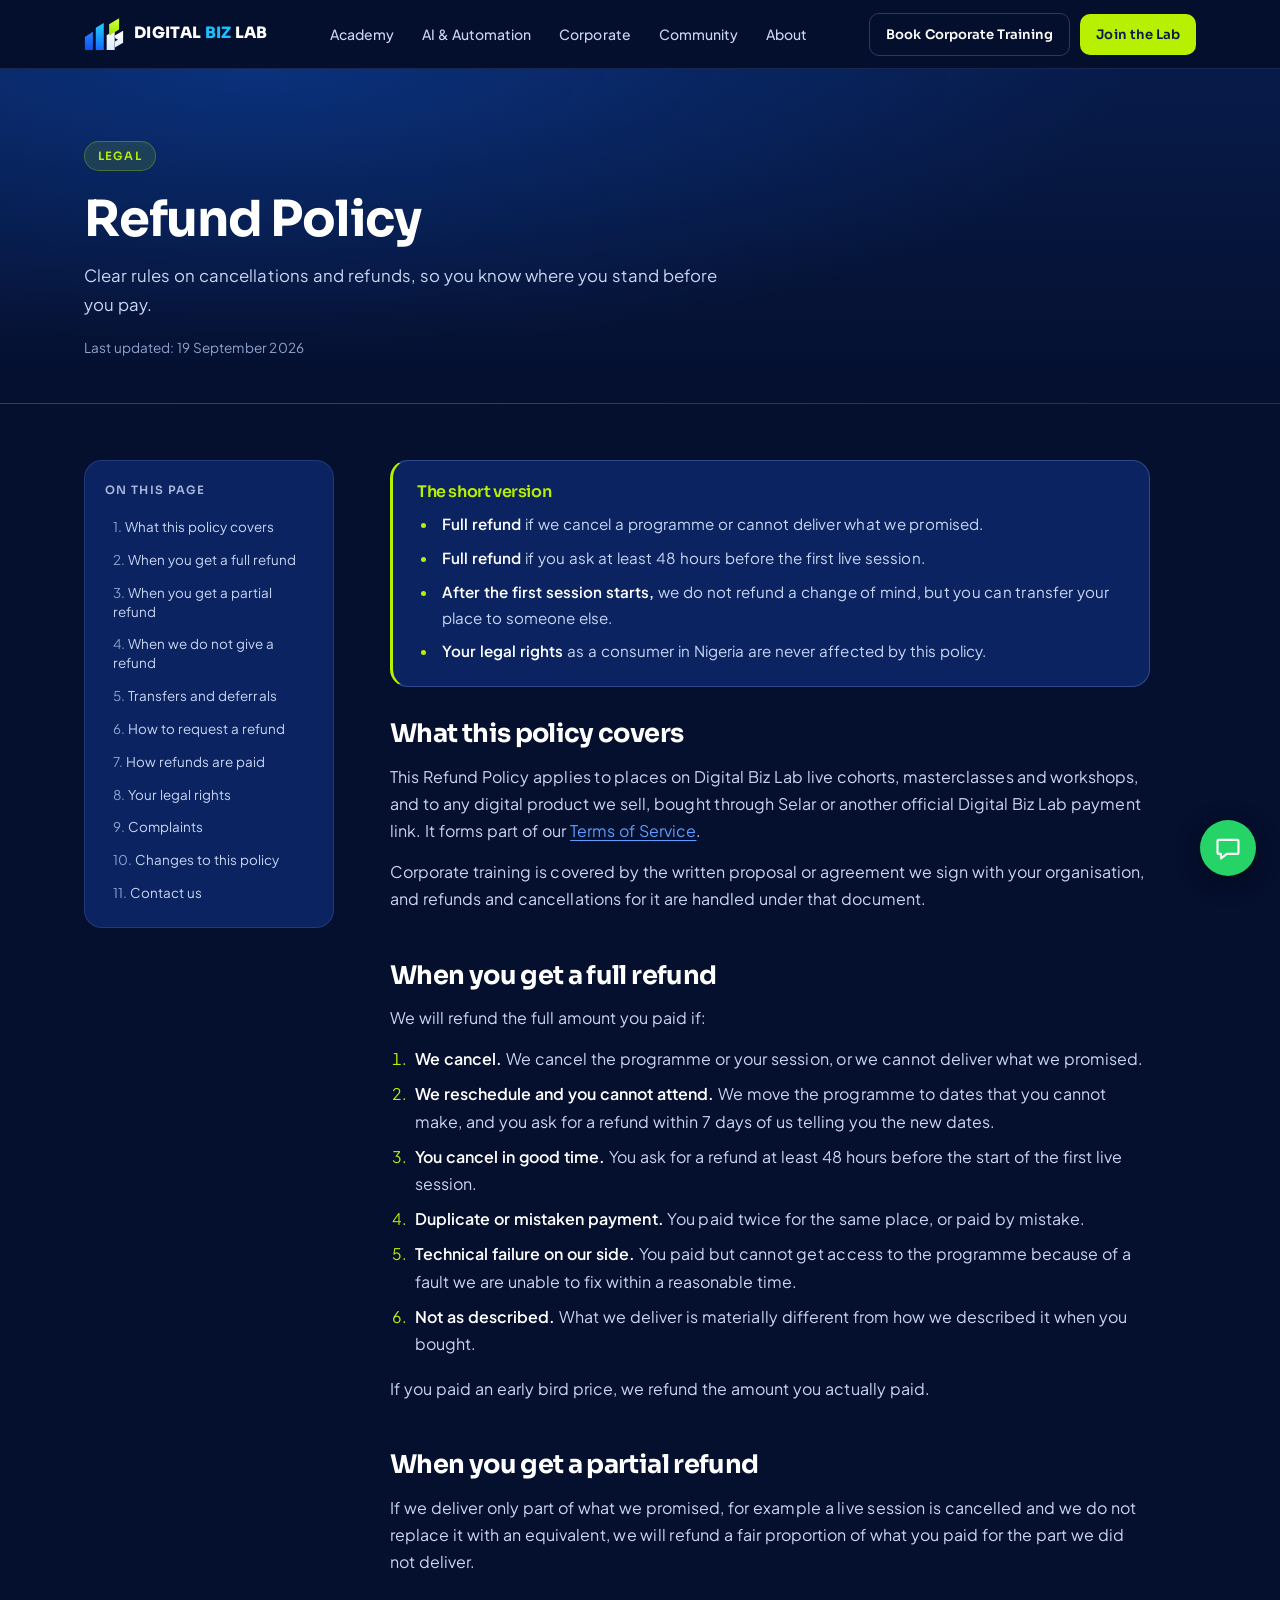
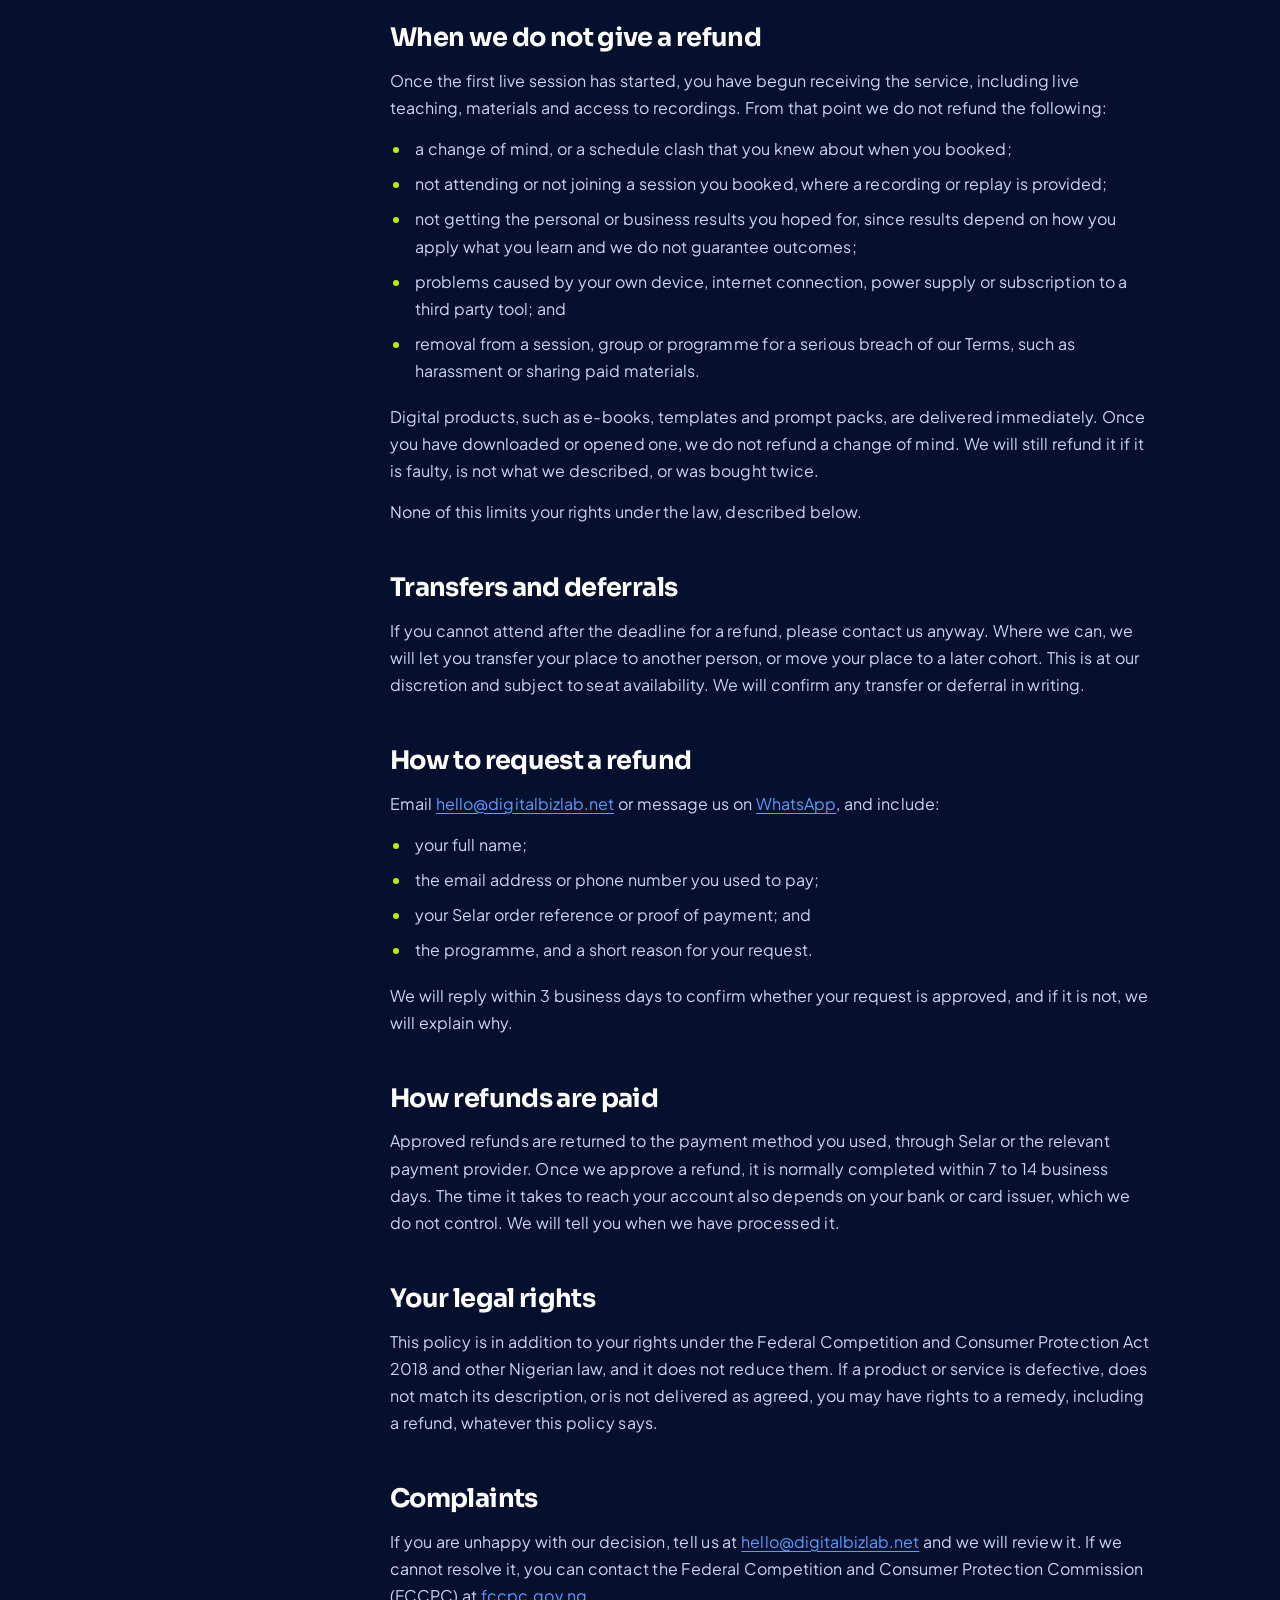
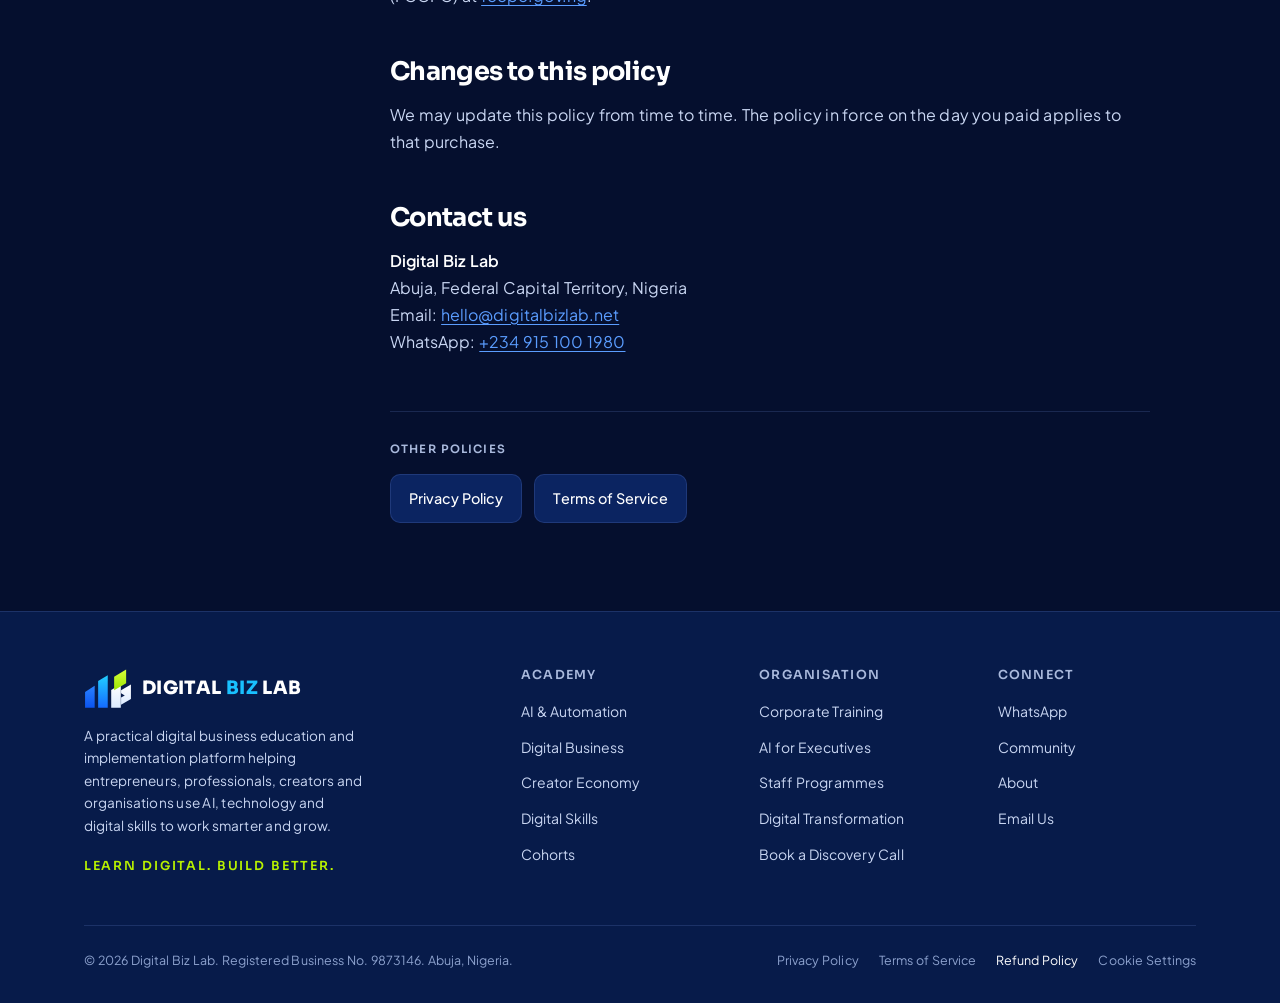
<file: refund-policy/index.html>
<!DOCTYPE html>
<html lang="en">
<head>
  <!-- Drafted 19 September 2026. Have a Nigerian lawyer review this page before relying on it. -->
  <meta charset="UTF-8">
  <meta name="viewport" content="width=device-width, initial-scale=1.0">
  <title>Refund Policy | Digital Biz Lab</title>
  <meta name="description" content="When you can get a refund from Digital Biz Lab, how to request one and how refunds are paid.">
  <meta name="theme-color" content="#071B4A">
  <meta property="og:title" content="Refund Policy | Digital Biz Lab">
  <meta property="og:description" content="When you can get a refund from Digital Biz Lab, how to request one and how refunds are paid.">
  <meta property="og:type" content="website">
  <meta property="og:url" content="https://digitalbizlab.net/refund-policy/">
  <meta property="og:image" content="https://digitalbizlab.net/og-image.png">
  <meta name="twitter:card" content="summary_large_image">
  <link rel="canonical" href="https://digitalbizlab.net/refund-policy/">
  <link rel="icon" href="/favicon.svg" type="image/svg+xml">
  <link rel="icon" href="/favicon.ico" sizes="48x48">
  <link rel="apple-touch-icon" href="/apple-touch-icon.png">
  <link rel="manifest" href="/site.webmanifest">
  <link rel="preload" href="/assets/fonts/sora-latin-wght-normal.woff2" as="font" type="font/woff2" crossorigin>
  <link rel="preload" href="/assets/fonts/plus-jakarta-sans-latin-wght-normal.woff2" as="font" type="font/woff2" crossorigin>
  <link rel="stylesheet" href="/assets/legal.css">
</head>
<body>

<svg width="0" height="0" style="position:absolute" aria-hidden="true" focusable="false">
  <defs>
    <linearGradient id="gBar1" x1="0" y1="0" x2="0" y2="1"><stop offset="0" stop-color="#2A82FF"/><stop offset="1" stop-color="#0B54F0"/></linearGradient>
    <linearGradient id="gBar2" x1="0" y1="0" x2="0" y2="1"><stop offset="0" stop-color="#22CFFF"/><stop offset="1" stop-color="#146BFF"/></linearGradient>
    <linearGradient id="gLime" x1="0" y1="0" x2="0" y2="1"><stop offset="0" stop-color="#D8FF3A"/><stop offset="1" stop-color="#9BE600"/></linearGradient>
    <linearGradient id="gWhite" x1="0" y1="0" x2="0" y2="1"><stop offset="0" stop-color="#FFFFFF"/><stop offset="1" stop-color="#DCEBFF"/></linearGradient>
  </defs>

  <!-- Digital Biz Lab mark, dark background version -->
  <symbol id="mark" viewBox="38 30 180 152">
    <path d="M42 178V119L78 96V178H42Z" fill="url(#gBar1)"/>
    <path d="M91 178V78L127 56V178H91Z" fill="url(#gBar2)"/>
    <path d="M140 178V112L176 90V178H140Z" fill="url(#gWhite)"/>
    <path d="M151 62L196 35V86L151 113V62Z" fill="url(#gLime)"/>
    <path d="M177 113L214 91V145L177 167L177 140L191 132L177 124V113Z" fill="url(#gWhite)"/>
  </symbol>

  <symbol id="i-bot" viewBox="0 0 24 24"><rect x="4" y="8" width="16" height="12" rx="3"/><path d="M12 8V5"/><circle cx="12" cy="3.6" r="1.1"/><circle cx="9" cy="14" r="1"/><circle cx="15" cy="14" r="1"/><path d="M2 13v3M22 13v3"/></symbol>
  <symbol id="i-chart" viewBox="0 0 24 24"><path d="M6 20v-8M12 20V5M18 20v-5M3 20h18"/></symbol>
  <symbol id="i-video" viewBox="0 0 24 24"><rect x="3" y="6" width="13" height="12" rx="2"/><path d="M16 10l5-3v10l-5-3z"/></symbol>
  <symbol id="i-laptop" viewBox="0 0 24 24"><rect x="5" y="5" width="14" height="10" rx="1.5"/><path d="M2 19h20"/></symbol>
  <symbol id="i-building" viewBox="0 0 24 24"><rect x="5" y="3" width="14" height="18" rx="1.5"/><path d="M9 7h2M13 7h2M9 11h2M13 11h2M9 15h2M13 15h2"/></symbol>
  <symbol id="i-flask" viewBox="0 0 24 24"><path d="M9 3h6M10 3v6L4.5 19a1.5 1.5 0 0 0 1.3 2.2h12.4a1.5 1.5 0 0 0 1.3-2.2L14 9V3"/><path d="M7.5 15h9"/></symbol>
  <symbol id="i-globe" viewBox="0 0 24 24"><circle cx="12" cy="12" r="9"/><path d="M3 12h18M12 3c3 3 3 15 0 18M12 3c-3 3-3 15 0 18"/></symbol>
  <symbol id="i-megaphone" viewBox="0 0 24 24"><path d="M3 11v3a1 1 0 0 0 1 1h2l8 4V6L6 10H4a1 1 0 0 0-1 1z"/><path d="M18 9a4 4 0 0 1 0 6"/></symbol>
  <symbol id="i-briefcase" viewBox="0 0 24 24"><rect x="3" y="7" width="18" height="13" rx="2"/><path d="M9 7V5a1 1 0 0 1 1-1h4a1 1 0 0 1 1 1v2M3 13h18"/></symbol>
  <symbol id="i-users" viewBox="0 0 24 24"><circle cx="9" cy="8" r="3.5"/><path d="M2.5 20a6.5 6.5 0 0 1 13 0"/><circle cx="17" cy="9" r="2.5"/><path d="M17 14a5 5 0 0 1 4.5 5"/></symbol>
  <symbol id="i-deck" viewBox="0 0 24 24"><rect x="3" y="4" width="18" height="12" rx="1.5"/><path d="M12 16v4M8 20h8M7 12l3-3 3 2 4-4"/></symbol>
  <symbol id="i-cart" viewBox="0 0 24 24"><circle cx="9" cy="20" r="1.5"/><circle cx="18" cy="20" r="1.5"/><path d="M2 3h3l2.5 12h11L21 7H6"/></symbol>
  <symbol id="i-gear" viewBox="0 0 24 24"><circle cx="12" cy="12" r="3"/><path d="M12 2v3M12 19v3M2 12h3M19 12h3M4.9 4.9l2.1 2.1M17 17l2.1 2.1M4.9 19.1L7 17M17 7l2.1-2.1"/></symbol>
  <symbol id="i-phone" viewBox="0 0 24 24"><rect x="7" y="2" width="10" height="20" rx="2.5"/><path d="M11 18h2"/></symbol>
  <symbol id="i-bulb" viewBox="0 0 24 24"><path d="M9 18h6M10 21h4M12 3a6 6 0 0 0-3.5 10.9c.6.5 1 1.2 1 2.1h5c0-.9.4-1.6 1-2.1A6 6 0 0 0 12 3z"/></symbol>
  <symbol id="i-pin" viewBox="0 0 24 24"><path d="M12 21s7-6.2 7-11.5A7 7 0 0 0 5 9.5C5 14.8 12 21 12 21z"/><circle cx="12" cy="9.5" r="2.5"/></symbol>
  <symbol id="i-shield" viewBox="0 0 24 24"><path d="M12 3l8 3v6c0 4.5-3.4 8-8 9-4.6-1-8-4.5-8-9V6z"/><path d="M8.5 12l2.5 2.5 4.5-5"/></symbol>
  <symbol id="i-lock" viewBox="0 0 24 24"><rect x="5" y="11" width="14" height="10" rx="2"/><path d="M8 11V8a4 4 0 0 1 8 0v3"/></symbol>
  <symbol id="i-award" viewBox="0 0 24 24"><circle cx="12" cy="9" r="6"/><path d="M8.5 14.5L7 22l5-3 5 3-1.5-7.5"/></symbol>
  <symbol id="i-chat" viewBox="0 0 24 24"><path d="M4 5h16a1 1 0 0 1 1 1v10a1 1 0 0 1-1 1h-9l-5 4v-4H4a1 1 0 0 1-1-1V6a1 1 0 0 1 1-1z"/></symbol>
  <symbol id="i-tools" viewBox="0 0 24 24"><path d="M14.5 6.5a4 4 0 0 0-5 5L3 18l3 3 6.5-6.5a4 4 0 0 0 5-5l-2.5 2.5-2.5-.5-.5-2.5z"/></symbol>
  <symbol id="i-calendar" viewBox="0 0 24 24"><rect x="3" y="5" width="18" height="16" rx="2"/><path d="M3 10h18M8 3v4M16 3v4"/></symbol>
  <symbol id="i-check" viewBox="0 0 24 24"><path d="M5 12.5l4.5 4.5L19 7.5"/></symbol>
  <symbol id="i-file" viewBox="0 0 24 24"><path d="M6 3h8l4 4v14H6z"/><path d="M14 3v4h4M9 12h6M9 16h6"/></symbol>
  <symbol id="i-play" viewBox="0 0 24 24"><circle cx="12" cy="12" r="9"/><path d="M10 8.5l6 3.5-6 3.5z"/></symbol>
  <symbol id="i-map" viewBox="0 0 24 24"><path d="M3 6l6-2 6 2 6-2v14l-6 2-6-2-6 2z"/><path d="M9 4v14M15 6v14"/></symbol>
  <symbol id="i-call" viewBox="0 0 24 24"><path d="M5 4h4l2 5-2.5 1.5a11 11 0 0 0 5 5L15 13l5 2v4a2 2 0 0 1-2 2A16 16 0 0 1 3 6a2 2 0 0 1 2-2z"/></symbol>
  <symbol id="i-arrow" viewBox="0 0 24 24"><path d="M5 12h14M13 6l6 6-6 6"/></symbol>
  <symbol id="i-grad" viewBox="0 0 24 24"><path d="M2 9l10-5 10 5-10 5z"/><path d="M6 11.5V16c0 1.5 3 3 6 3s6-1.5 6-3v-4.5M22 9v6"/></symbol>
  <symbol id="i-star" viewBox="0 0 24 24"><path d="M12 3l2.7 5.6 6.1.9-4.4 4.3 1 6.1L12 17l-5.4 2.9 1-6.1L3.2 9.5l6.1-.9z"/></symbol>
</svg>

<nav>
  <div class="container">
    <div class="nav-inner">
      <a href="/" class="brand" aria-label="Digital Biz Lab home">
        <svg class="brand-mark" aria-hidden="true"><use href="#mark"/></svg>
        <span class="wordmark">Digital <em>Biz</em> Lab</span>
      </a>
      <ul class="nav-links">
        <li><a href="/#academy">Academy</a></li>
        <li><a href="/#ai-automation">AI &amp; Automation</a></li>
        <li><a href="/#corporate">Corporate</a></li>
        <li><a href="/#community">Community</a></li>
        <li><a href="/#about">About</a></li>
      </ul>
      <div class="nav-cta">
        <a href="/#corporate" class="btn btn-secondary" style="font-size:0.82rem; padding:10px 16px;">Book Corporate Training</a>
        <a href="/#flagship" class="btn btn-primary" style="font-size:0.82rem; padding:10px 16px;">Join the Lab</a>
      </div>
      <button class="nav-toggle" id="navToggle" aria-label="Open menu" aria-controls="mobileMenu" aria-expanded="false">
        <span></span><span></span><span></span>
      </button>
    </div>
  </div>
  <div class="mobile-menu" id="mobileMenu">
    <a href="/#academy">Academy</a>
    <a href="/#ai-automation">AI &amp; Automation</a>
    <a href="/#corporate">Corporate Training</a>
    <a href="/#community">Community</a>
    <a href="/#about">About</a>
    <a href="/#flagship" class="btn btn-primary">Join the Lab</a>
  </div>
</nav>

<header class="legal-hero">
  <div class="container">
    <div class="pill">Legal</div>
    <h1>Refund Policy</h1>
    <p class="legal-intro">Clear rules on cancellations and refunds, so you know where you stand before you pay.</p>
    <p class="legal-meta">Last updated: 19 September 2026</p>
  </div>
</header>

<main class="container">
  <div class="legal-wrap">
    <aside class="legal-toc" aria-label="On this page">
      <p>On this page</p>
      <ol>
        <li><a href="#scope">What this policy covers</a></li>
        <li><a href="#full-refund">When you get a full refund</a></li>
        <li><a href="#part-refund">When you get a partial refund</a></li>
        <li><a href="#no-refund">When we do not give a refund</a></li>
        <li><a href="#transfers">Transfers and deferrals</a></li>
        <li><a href="#how-to-request">How to request a refund</a></li>
        <li><a href="#how-refunds-are-paid">How refunds are paid</a></li>
        <li><a href="#your-rights">Your legal rights</a></li>
        <li><a href="#complaints">Complaints</a></li>
        <li><a href="#changes">Changes to this policy</a></li>
        <li><a href="#contact">Contact us</a></li>
      </ol>
    </aside>
    <article class="legal-body">
      <div class="summary-box">
        <h3>The short version</h3>
        <ul>
          <li><strong>Full refund</strong> if we cancel a programme or cannot deliver what we promised.</li>
          <li><strong>Full refund</strong> if you ask at least 48 hours before the first live session.</li>
          <li><strong>After the first session starts,</strong> we do not refund a change of mind, but you can transfer your place to someone else.</li>
          <li><strong>Your legal rights</strong> as a consumer in Nigeria are never affected by this policy.</li>
        </ul>
      </div>

      <h2 id="scope">What this policy covers</h2>
      <p>This Refund Policy applies to places on Digital Biz Lab live cohorts, masterclasses and workshops, and to any digital product we sell, bought through Selar or another official Digital Biz Lab payment link. It forms part of our <a href="/terms/">Terms of Service</a>.</p>
      <p>Corporate training is covered by the written proposal or agreement we sign with your organisation, and refunds and cancellations for it are handled under that document.</p>

      <h2 id="full-refund">When you get a full refund</h2>
      <p>We will refund the full amount you paid if:</p>
      <ol>
        <li><strong>We cancel.</strong> We cancel the programme or your session, or we cannot deliver what we promised.</li>
        <li><strong>We reschedule and you cannot attend.</strong> We move the programme to dates that you cannot make, and you ask for a refund within 7 days of us telling you the new dates.</li>
        <li><strong>You cancel in good time.</strong> You ask for a refund at least 48 hours before the start of the first live session.</li>
        <li><strong>Duplicate or mistaken payment.</strong> You paid twice for the same place, or paid by mistake.</li>
        <li><strong>Technical failure on our side.</strong> You paid but cannot get access to the programme because of a fault we are unable to fix within a reasonable time.</li>
        <li><strong>Not as described.</strong> What we deliver is materially different from how we described it when you bought.</li>
      </ol>
      <p>If you paid an early bird price, we refund the amount you actually paid.</p>

      <h2 id="part-refund">When you get a partial refund</h2>
      <p>If we deliver only part of what we promised, for example a live session is cancelled and we do not replace it with an equivalent, we will refund a fair proportion of what you paid for the part we did not deliver.</p>

      <h2 id="no-refund">When we do not give a refund</h2>
      <p>Once the first live session has started, you have begun receiving the service, including live teaching, materials and access to recordings. From that point we do not refund the following:</p>
      <ul>
        <li>a change of mind, or a schedule clash that you knew about when you booked;</li>
        <li>not attending or not joining a session you booked, where a recording or replay is provided;</li>
        <li>not getting the personal or business results you hoped for, since results depend on how you apply what you learn and we do not guarantee outcomes;</li>
        <li>problems caused by your own device, internet connection, power supply or subscription to a third party tool; and</li>
        <li>removal from a session, group or programme for a serious breach of our Terms, such as harassment or sharing paid materials.</li>
      </ul>
      <p>Digital products, such as e-books, templates and prompt packs, are delivered immediately. Once you have downloaded or opened one, we do not refund a change of mind. We will still refund it if it is faulty, is not what we described, or was bought twice.</p>
      <p>None of this limits your rights under the law, described below.</p>

      <h2 id="transfers">Transfers and deferrals</h2>
      <p>If you cannot attend after the deadline for a refund, please contact us anyway. Where we can, we will let you transfer your place to another person, or move your place to a later cohort. This is at our discretion and subject to seat availability. We will confirm any transfer or deferral in writing.</p>

      <h2 id="how-to-request">How to request a refund</h2>
      <p>Email <a href="mailto:hello@digitalbizlab.net">hello@digitalbizlab.net</a> or message us on <a href="https://wa.me/2349151001980?text=Hi,%20I%20would%20like%20to%20request%20a%20refund" target="_blank" rel="noopener">WhatsApp</a>, and include:</p>
      <ul>
        <li>your full name;</li>
        <li>the email address or phone number you used to pay;</li>
        <li>your Selar order reference or proof of payment; and</li>
        <li>the programme, and a short reason for your request.</li>
      </ul>
      <p>We will reply within 3 business days to confirm whether your request is approved, and if it is not, we will explain why.</p>

      <h2 id="how-refunds-are-paid">How refunds are paid</h2>
      <p>Approved refunds are returned to the payment method you used, through Selar or the relevant payment provider. Once we approve a refund, it is normally completed within 7 to 14 business days. The time it takes to reach your account also depends on your bank or card issuer, which we do not control. We will tell you when we have processed it.</p>

      <h2 id="your-rights">Your legal rights</h2>
      <p>This policy is in addition to your rights under the Federal Competition and Consumer Protection Act 2018 and other Nigerian law, and it does not reduce them. If a product or service is defective, does not match its description, or is not delivered as agreed, you may have rights to a remedy, including a refund, whatever this policy says.</p>

      <h2 id="complaints">Complaints</h2>
      <p>If you are unhappy with our decision, tell us at <a href="mailto:hello@digitalbizlab.net">hello@digitalbizlab.net</a> and we will review it. If we cannot resolve it, you can contact the Federal Competition and Consumer Protection Commission (FCCPC) at <a href="https://fccpc.gov.ng" target="_blank" rel="noopener">fccpc.gov.ng</a>.</p>

      <h2 id="changes">Changes to this policy</h2>
      <p>We may update this policy from time to time. The policy in force on the day you paid applies to that purchase.</p>

      <h2 id="contact">Contact us</h2>
      <p><strong>Digital Biz Lab</strong><br>
      Abuja, Federal Capital Territory, Nigeria<br>
      Email: <a href="mailto:hello@digitalbizlab.net">hello@digitalbizlab.net</a><br>
      WhatsApp: <a href="https://wa.me/2349151001980" target="_blank" rel="noopener">+234 915 100 1980</a></p>
      <div class="legal-other">
        <p class="lead">Other policies</p>
        <div class="row">
          <a href="/privacy/">Privacy Policy</a>
          <a href="/terms/">Terms of Service</a>
        </div>
      </div>
    </article>
  </div>
</main>

<footer>
  <div class="container">
    <div class="footer-inner">
      <div class="footer-brand">
        <a href="/" class="brand" aria-label="Digital Biz Lab home">
          <svg class="brand-mark" aria-hidden="true"><use href="#mark"/></svg>
          <span class="wordmark">Digital <em>Biz</em> Lab</span>
        </a>
        <p>A practical digital business education and implementation platform helping entrepreneurs, professionals, creators and organisations use AI, technology and digital skills to work smarter and grow.</p>
        <div class="footer-tagline">Learn Digital. Build Better.</div>
      </div>
      <div class="footer-col">
        <h4>Academy</h4>
        <ul>
          <li><a href="/#ai-automation">AI &amp; Automation</a></li>
          <li><a href="/#academy">Digital Business</a></li>
          <li><a href="/#academy">Creator Economy</a></li>
          <li><a href="/#academy">Digital Skills</a></li>
          <li><a href="/#flagship">Cohorts</a></li>
        </ul>
      </div>
      <div class="footer-col">
        <h4>Organisation</h4>
        <ul>
          <li><a href="/#corporate">Corporate Training</a></li>
          <li><a href="/#corporate">AI for Executives</a></li>
          <li><a href="/#corporate">Staff Programmes</a></li>
          <li><a href="/#corporate">Digital Transformation</a></li>
          <li><a href="/#corporate">Book a Discovery Call</a></li>
        </ul>
      </div>
      <div class="footer-col">
        <h4>Connect</h4>
        <ul>
          <li><a href="https://wa.me/2349151001980" target="_blank" rel="noopener">WhatsApp</a></li>
          <li><a href="/#community">Community</a></li>
          <li><a href="/#about">About</a></li>
          <li><a href="mailto:hello@digitalbizlab.net">Email Us</a></li>
        </ul>
      </div>
    </div>
    <div class="footer-bottom">
      <p>&copy; 2026 Digital Biz Lab. Registered Business No. 9873146. Abuja, Nigeria.</p>
      <div class="footer-links-row">
        <a href="/privacy/">Privacy Policy</a>
        <a href="/terms/">Terms of Service</a>
        <a href="/refund-policy/" aria-current="page">Refund Policy</a>
        <a href="/#cookie-settings">Cookie Settings</a>
      </div>
    </div>
  </div>
</footer>

<a href="https://wa.me/2349151001980?text=Hi,%20I%20have%20a%20question%20about%20Digital%20Biz%20Lab" class="wa-float" target="_blank" rel="noopener" title="Chat on WhatsApp" aria-label="Chat with Digital Biz Lab on WhatsApp"><svg class="ico" aria-hidden="true"><use href="#i-chat"/></svg></a>

<script>
  var toggle = document.getElementById('navToggle');
  var menu = document.getElementById('mobileMenu');
  toggle.addEventListener('click', function () {
    var open = menu.classList.toggle('open');
    toggle.setAttribute('aria-expanded', open ? 'true' : 'false');
  });
  menu.querySelectorAll('a').forEach(function (a) {
    a.addEventListener('click', function () {
      menu.classList.remove('open');
      toggle.setAttribute('aria-expanded', 'false');
    });
  });
</script>
</body>
</html>
</file>
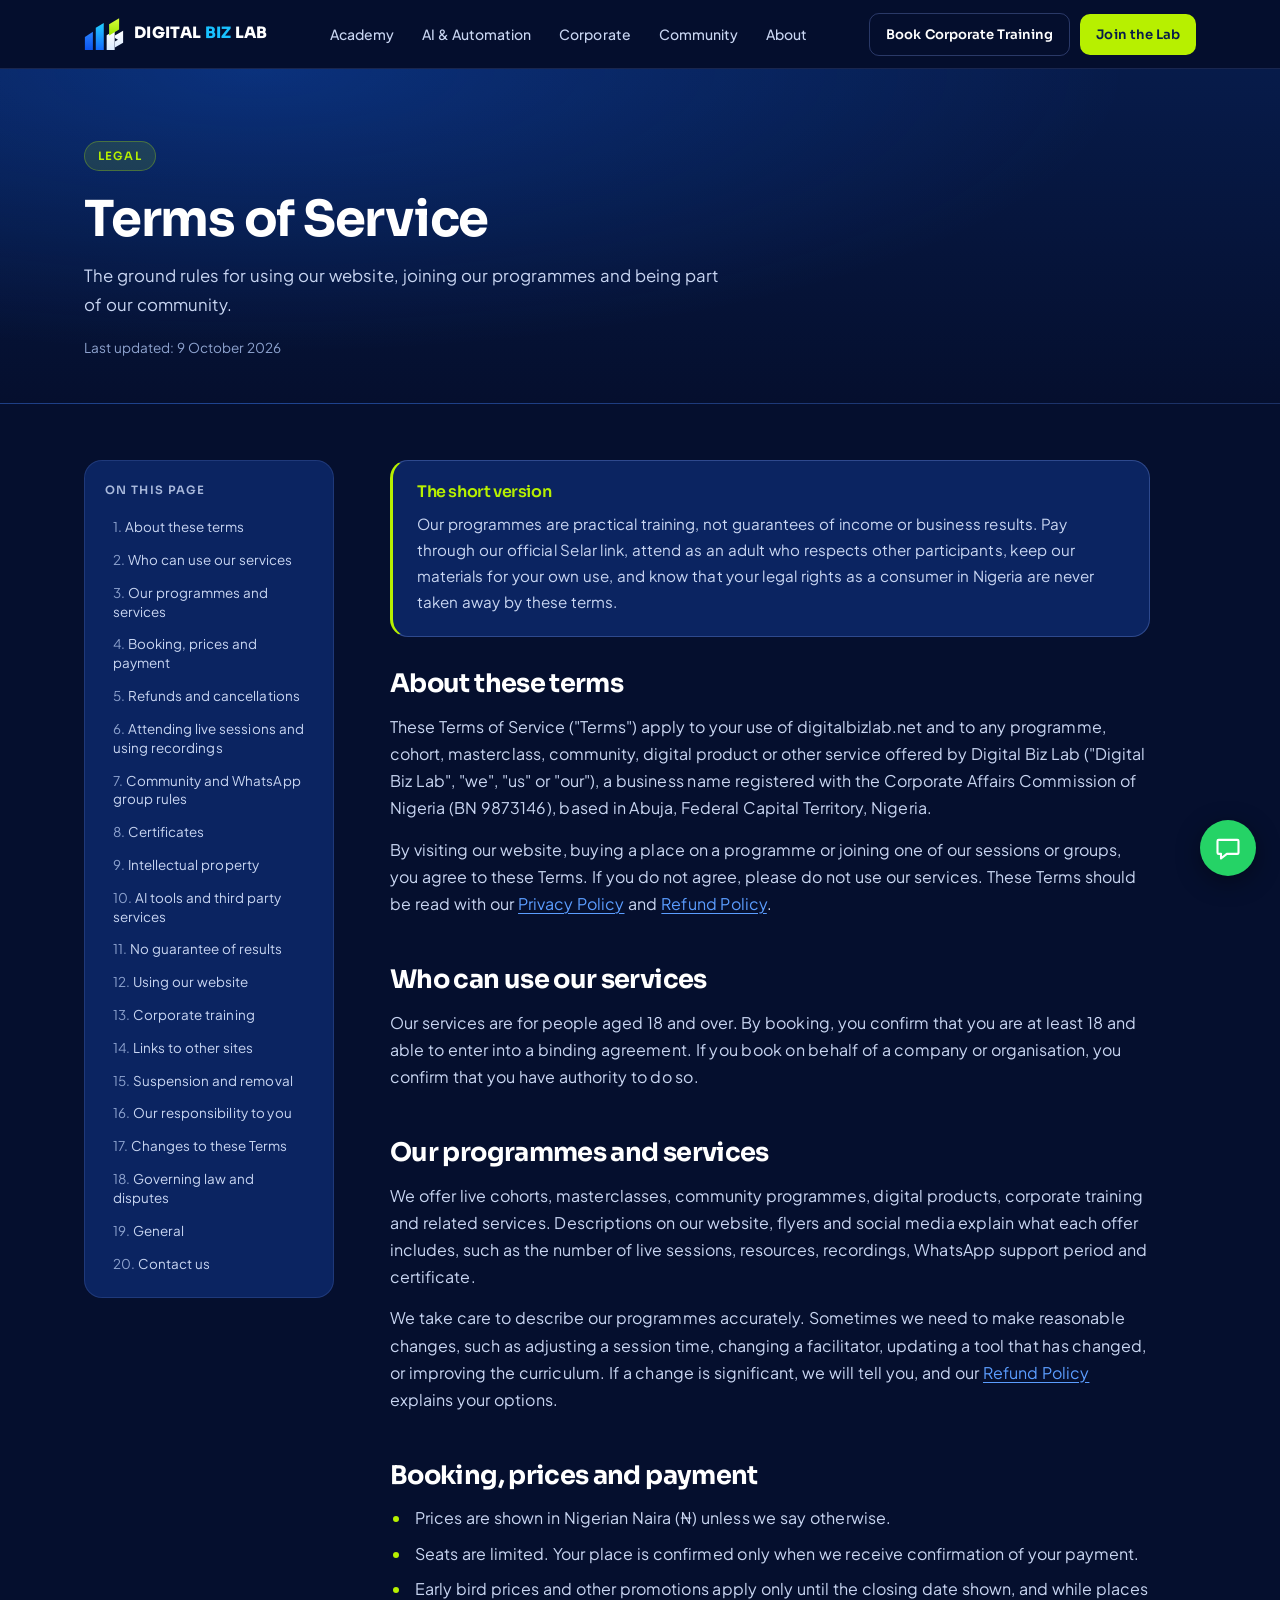
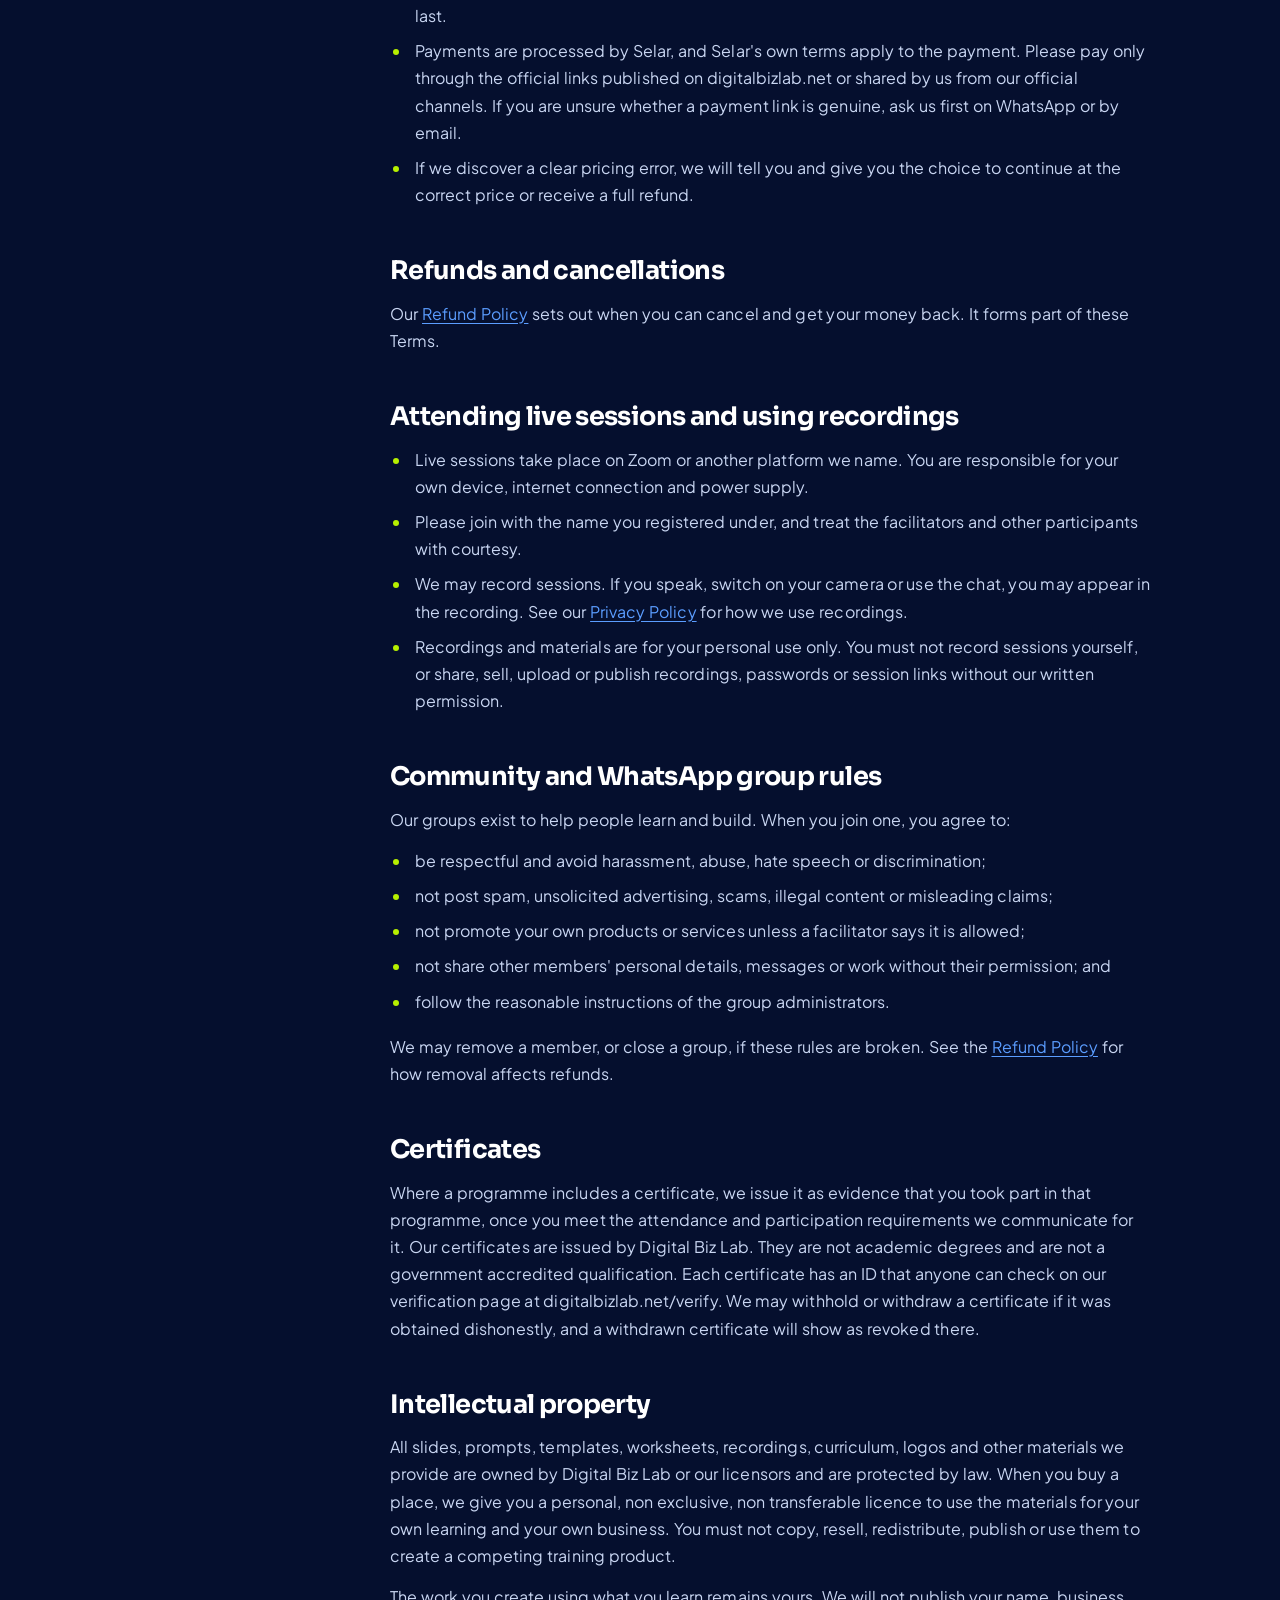
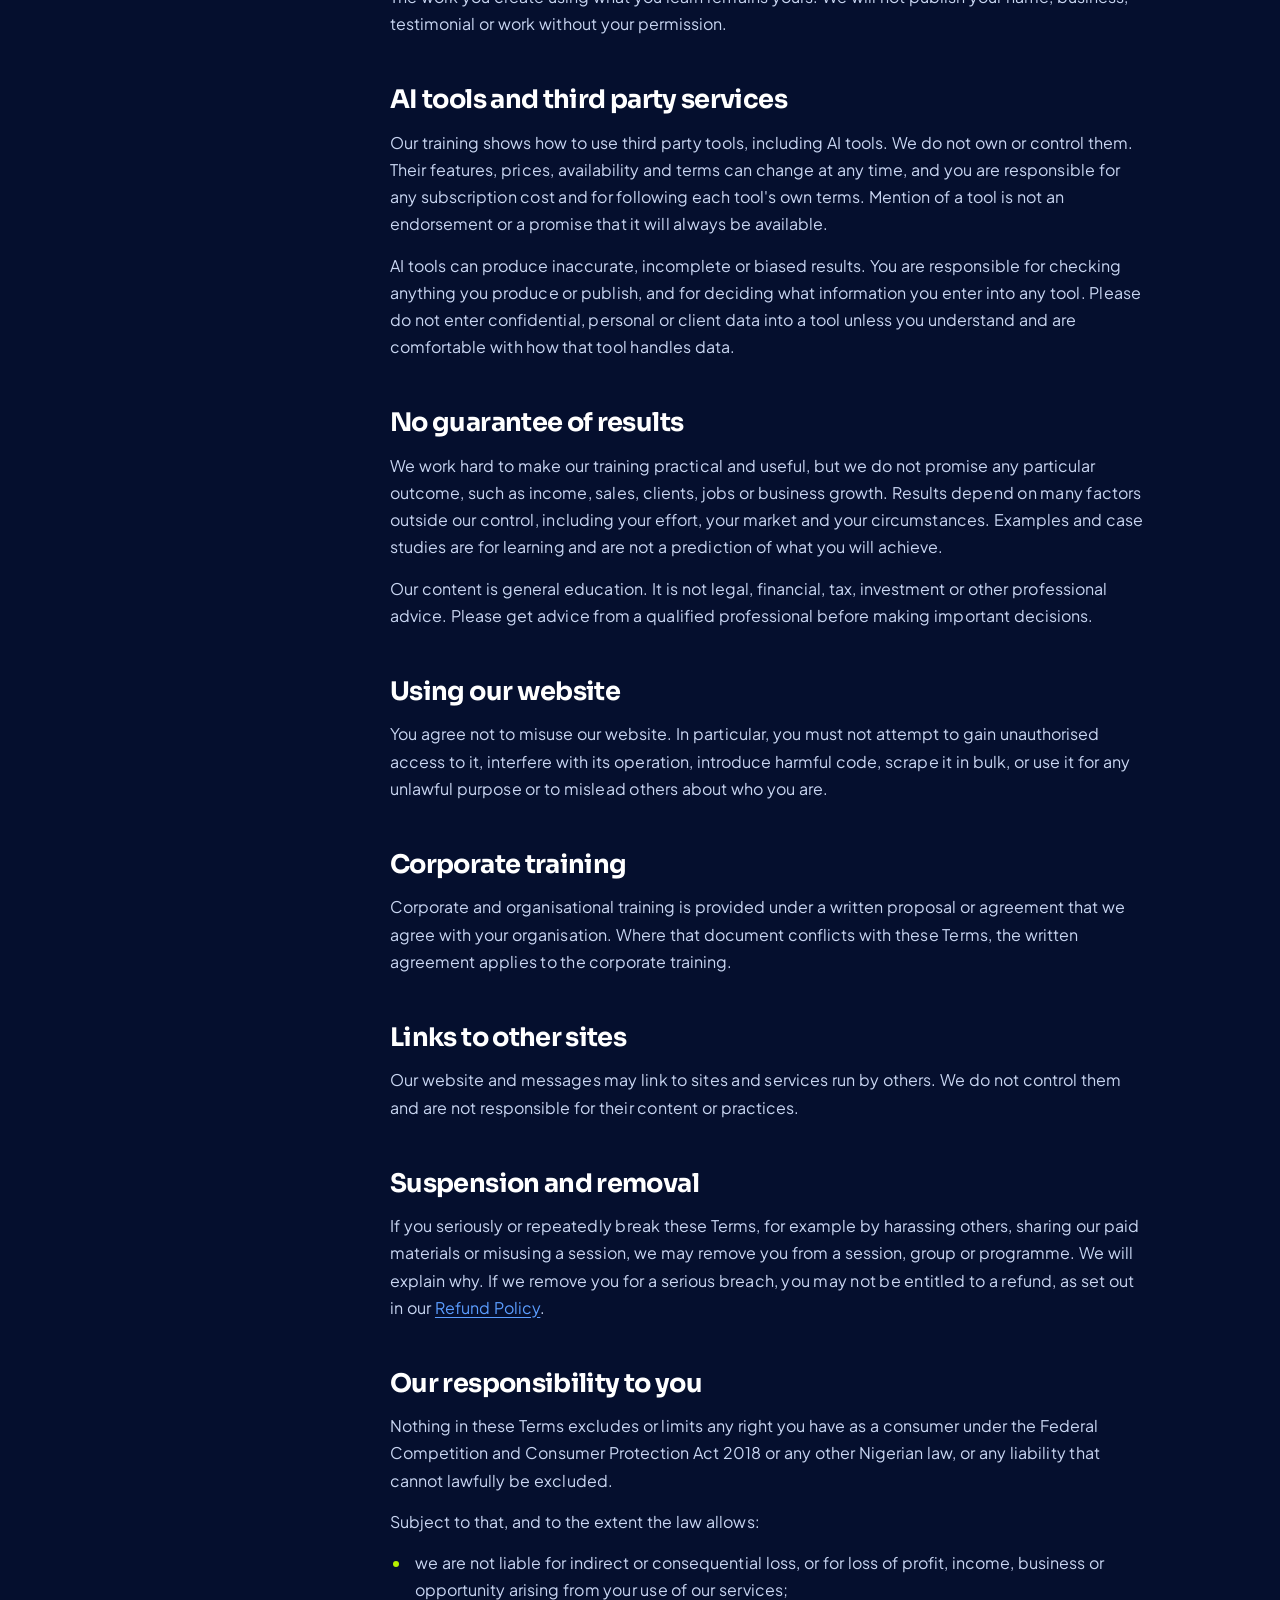
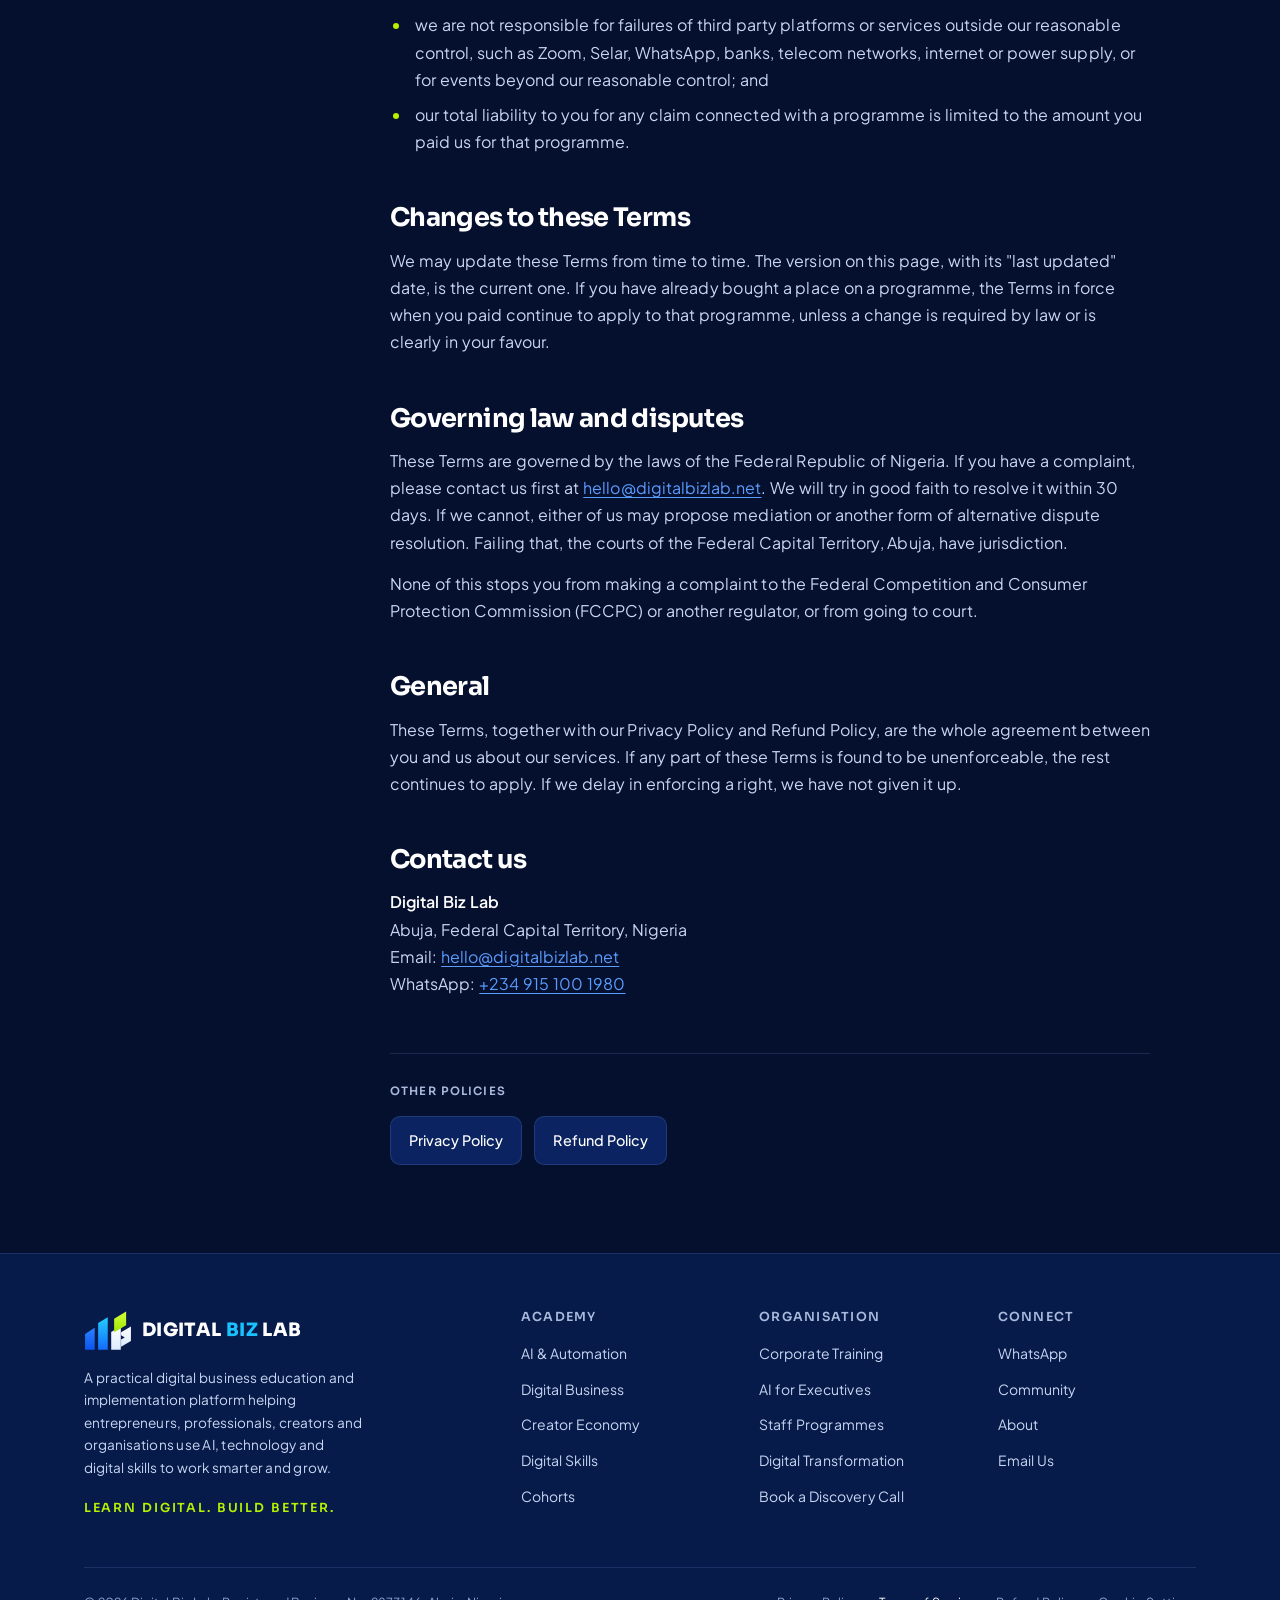
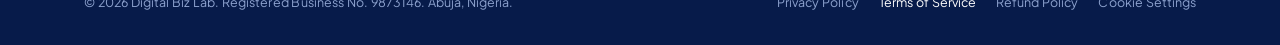
<file: terms/index.html>
<!DOCTYPE html>
<html lang="en">
<head>
  <!-- Drafted 19 September 2026. Have a Nigerian lawyer review this page before relying on it. -->
  <meta charset="UTF-8">
  <meta name="viewport" content="width=device-width, initial-scale=1.0">
  <title>Terms of Service | Digital Biz Lab</title>
  <meta name="description" content="The terms that apply to Digital Biz Lab programmes, cohorts, community groups and the digitalbizlab.net website.">
  <meta name="theme-color" content="#071B4A">
  <meta property="og:title" content="Terms of Service | Digital Biz Lab">
  <meta property="og:description" content="The terms that apply to Digital Biz Lab programmes, cohorts, community groups and the digitalbizlab.net website.">
  <meta property="og:type" content="website">
  <meta property="og:url" content="https://digitalbizlab.net/terms/">
  <meta property="og:image" content="https://digitalbizlab.net/og-image.png">
  <meta name="twitter:card" content="summary_large_image">
  <link rel="canonical" href="https://digitalbizlab.net/terms/">
  <link rel="icon" href="/favicon.svg" type="image/svg+xml">
  <link rel="icon" href="/favicon.ico" sizes="48x48">
  <link rel="apple-touch-icon" href="/apple-touch-icon.png">
  <link rel="manifest" href="/site.webmanifest">
  <link rel="preload" href="/assets/fonts/sora-latin-wght-normal.woff2" as="font" type="font/woff2" crossorigin>
  <link rel="preload" href="/assets/fonts/plus-jakarta-sans-latin-wght-normal.woff2" as="font" type="font/woff2" crossorigin>
  <link rel="stylesheet" href="/assets/legal.css">
</head>
<body>

<svg width="0" height="0" style="position:absolute" aria-hidden="true" focusable="false">
  <defs>
    <linearGradient id="gBar1" x1="0" y1="0" x2="0" y2="1"><stop offset="0" stop-color="#2A82FF"/><stop offset="1" stop-color="#0B54F0"/></linearGradient>
    <linearGradient id="gBar2" x1="0" y1="0" x2="0" y2="1"><stop offset="0" stop-color="#22CFFF"/><stop offset="1" stop-color="#146BFF"/></linearGradient>
    <linearGradient id="gLime" x1="0" y1="0" x2="0" y2="1"><stop offset="0" stop-color="#D8FF3A"/><stop offset="1" stop-color="#9BE600"/></linearGradient>
    <linearGradient id="gWhite" x1="0" y1="0" x2="0" y2="1"><stop offset="0" stop-color="#FFFFFF"/><stop offset="1" stop-color="#DCEBFF"/></linearGradient>
  </defs>

  <!-- Digital Biz Lab mark, dark background version -->
  <symbol id="mark" viewBox="38 30 180 152">
    <path d="M42 178V119L78 96V178H42Z" fill="url(#gBar1)"/>
    <path d="M91 178V78L127 56V178H91Z" fill="url(#gBar2)"/>
    <path d="M140 178V112L176 90V178H140Z" fill="url(#gWhite)"/>
    <path d="M151 62L196 35V86L151 113V62Z" fill="url(#gLime)"/>
    <path d="M177 113L214 91V145L177 167L177 140L191 132L177 124V113Z" fill="url(#gWhite)"/>
  </symbol>

  <symbol id="i-bot" viewBox="0 0 24 24"><rect x="4" y="8" width="16" height="12" rx="3"/><path d="M12 8V5"/><circle cx="12" cy="3.6" r="1.1"/><circle cx="9" cy="14" r="1"/><circle cx="15" cy="14" r="1"/><path d="M2 13v3M22 13v3"/></symbol>
  <symbol id="i-chart" viewBox="0 0 24 24"><path d="M6 20v-8M12 20V5M18 20v-5M3 20h18"/></symbol>
  <symbol id="i-video" viewBox="0 0 24 24"><rect x="3" y="6" width="13" height="12" rx="2"/><path d="M16 10l5-3v10l-5-3z"/></symbol>
  <symbol id="i-laptop" viewBox="0 0 24 24"><rect x="5" y="5" width="14" height="10" rx="1.5"/><path d="M2 19h20"/></symbol>
  <symbol id="i-building" viewBox="0 0 24 24"><rect x="5" y="3" width="14" height="18" rx="1.5"/><path d="M9 7h2M13 7h2M9 11h2M13 11h2M9 15h2M13 15h2"/></symbol>
  <symbol id="i-flask" viewBox="0 0 24 24"><path d="M9 3h6M10 3v6L4.5 19a1.5 1.5 0 0 0 1.3 2.2h12.4a1.5 1.5 0 0 0 1.3-2.2L14 9V3"/><path d="M7.5 15h9"/></symbol>
  <symbol id="i-globe" viewBox="0 0 24 24"><circle cx="12" cy="12" r="9"/><path d="M3 12h18M12 3c3 3 3 15 0 18M12 3c-3 3-3 15 0 18"/></symbol>
  <symbol id="i-megaphone" viewBox="0 0 24 24"><path d="M3 11v3a1 1 0 0 0 1 1h2l8 4V6L6 10H4a1 1 0 0 0-1 1z"/><path d="M18 9a4 4 0 0 1 0 6"/></symbol>
  <symbol id="i-briefcase" viewBox="0 0 24 24"><rect x="3" y="7" width="18" height="13" rx="2"/><path d="M9 7V5a1 1 0 0 1 1-1h4a1 1 0 0 1 1 1v2M3 13h18"/></symbol>
  <symbol id="i-users" viewBox="0 0 24 24"><circle cx="9" cy="8" r="3.5"/><path d="M2.5 20a6.5 6.5 0 0 1 13 0"/><circle cx="17" cy="9" r="2.5"/><path d="M17 14a5 5 0 0 1 4.5 5"/></symbol>
  <symbol id="i-deck" viewBox="0 0 24 24"><rect x="3" y="4" width="18" height="12" rx="1.5"/><path d="M12 16v4M8 20h8M7 12l3-3 3 2 4-4"/></symbol>
  <symbol id="i-cart" viewBox="0 0 24 24"><circle cx="9" cy="20" r="1.5"/><circle cx="18" cy="20" r="1.5"/><path d="M2 3h3l2.5 12h11L21 7H6"/></symbol>
  <symbol id="i-gear" viewBox="0 0 24 24"><circle cx="12" cy="12" r="3"/><path d="M12 2v3M12 19v3M2 12h3M19 12h3M4.9 4.9l2.1 2.1M17 17l2.1 2.1M4.9 19.1L7 17M17 7l2.1-2.1"/></symbol>
  <symbol id="i-phone" viewBox="0 0 24 24"><rect x="7" y="2" width="10" height="20" rx="2.5"/><path d="M11 18h2"/></symbol>
  <symbol id="i-bulb" viewBox="0 0 24 24"><path d="M9 18h6M10 21h4M12 3a6 6 0 0 0-3.5 10.9c.6.5 1 1.2 1 2.1h5c0-.9.4-1.6 1-2.1A6 6 0 0 0 12 3z"/></symbol>
  <symbol id="i-pin" viewBox="0 0 24 24"><path d="M12 21s7-6.2 7-11.5A7 7 0 0 0 5 9.5C5 14.8 12 21 12 21z"/><circle cx="12" cy="9.5" r="2.5"/></symbol>
  <symbol id="i-shield" viewBox="0 0 24 24"><path d="M12 3l8 3v6c0 4.5-3.4 8-8 9-4.6-1-8-4.5-8-9V6z"/><path d="M8.5 12l2.5 2.5 4.5-5"/></symbol>
  <symbol id="i-lock" viewBox="0 0 24 24"><rect x="5" y="11" width="14" height="10" rx="2"/><path d="M8 11V8a4 4 0 0 1 8 0v3"/></symbol>
  <symbol id="i-award" viewBox="0 0 24 24"><circle cx="12" cy="9" r="6"/><path d="M8.5 14.5L7 22l5-3 5 3-1.5-7.5"/></symbol>
  <symbol id="i-chat" viewBox="0 0 24 24"><path d="M4 5h16a1 1 0 0 1 1 1v10a1 1 0 0 1-1 1h-9l-5 4v-4H4a1 1 0 0 1-1-1V6a1 1 0 0 1 1-1z"/></symbol>
  <symbol id="i-tools" viewBox="0 0 24 24"><path d="M14.5 6.5a4 4 0 0 0-5 5L3 18l3 3 6.5-6.5a4 4 0 0 0 5-5l-2.5 2.5-2.5-.5-.5-2.5z"/></symbol>
  <symbol id="i-calendar" viewBox="0 0 24 24"><rect x="3" y="5" width="18" height="16" rx="2"/><path d="M3 10h18M8 3v4M16 3v4"/></symbol>
  <symbol id="i-check" viewBox="0 0 24 24"><path d="M5 12.5l4.5 4.5L19 7.5"/></symbol>
  <symbol id="i-file" viewBox="0 0 24 24"><path d="M6 3h8l4 4v14H6z"/><path d="M14 3v4h4M9 12h6M9 16h6"/></symbol>
  <symbol id="i-play" viewBox="0 0 24 24"><circle cx="12" cy="12" r="9"/><path d="M10 8.5l6 3.5-6 3.5z"/></symbol>
  <symbol id="i-map" viewBox="0 0 24 24"><path d="M3 6l6-2 6 2 6-2v14l-6 2-6-2-6 2z"/><path d="M9 4v14M15 6v14"/></symbol>
  <symbol id="i-call" viewBox="0 0 24 24"><path d="M5 4h4l2 5-2.5 1.5a11 11 0 0 0 5 5L15 13l5 2v4a2 2 0 0 1-2 2A16 16 0 0 1 3 6a2 2 0 0 1 2-2z"/></symbol>
  <symbol id="i-arrow" viewBox="0 0 24 24"><path d="M5 12h14M13 6l6 6-6 6"/></symbol>
  <symbol id="i-grad" viewBox="0 0 24 24"><path d="M2 9l10-5 10 5-10 5z"/><path d="M6 11.5V16c0 1.5 3 3 6 3s6-1.5 6-3v-4.5M22 9v6"/></symbol>
  <symbol id="i-star" viewBox="0 0 24 24"><path d="M12 3l2.7 5.6 6.1.9-4.4 4.3 1 6.1L12 17l-5.4 2.9 1-6.1L3.2 9.5l6.1-.9z"/></symbol>
</svg>

<nav>
  <div class="container">
    <div class="nav-inner">
      <a href="/" class="brand" aria-label="Digital Biz Lab home">
        <svg class="brand-mark" aria-hidden="true"><use href="#mark"/></svg>
        <span class="wordmark">Digital <em>Biz</em> Lab</span>
      </a>
      <ul class="nav-links">
        <li><a href="/#academy">Academy</a></li>
        <li><a href="/#ai-automation">AI &amp; Automation</a></li>
        <li><a href="/#corporate">Corporate</a></li>
        <li><a href="/#community">Community</a></li>
        <li><a href="/#about">About</a></li>
      </ul>
      <div class="nav-cta">
        <a href="/#corporate" class="btn btn-secondary" style="font-size:0.82rem; padding:10px 16px;">Book Corporate Training</a>
        <a href="/#flagship" class="btn btn-primary" style="font-size:0.82rem; padding:10px 16px;">Join the Lab</a>
      </div>
      <button class="nav-toggle" id="navToggle" aria-label="Open menu" aria-controls="mobileMenu" aria-expanded="false">
        <span></span><span></span><span></span>
      </button>
    </div>
  </div>
  <div class="mobile-menu" id="mobileMenu">
    <a href="/#academy">Academy</a>
    <a href="/#ai-automation">AI &amp; Automation</a>
    <a href="/#corporate">Corporate Training</a>
    <a href="/#community">Community</a>
    <a href="/#about">About</a>
    <a href="/#flagship" class="btn btn-primary">Join the Lab</a>
  </div>
</nav>

<header class="legal-hero">
  <div class="container">
    <div class="pill">Legal</div>
    <h1>Terms of Service</h1>
    <p class="legal-intro">The ground rules for using our website, joining our programmes and being part of our community.</p>
    <p class="legal-meta">Last updated: 9 October 2026</p>
  </div>
</header>

<main class="container">
  <div class="legal-wrap">
    <aside class="legal-toc" aria-label="On this page">
      <p>On this page</p>
      <ol>
        <li><a href="#about">About these terms</a></li>
        <li><a href="#who-can-use">Who can use our services</a></li>
        <li><a href="#our-services">Our programmes and services</a></li>
        <li><a href="#booking-and-payment">Booking, prices and payment</a></li>
        <li><a href="#refunds">Refunds and cancellations</a></li>
        <li><a href="#live-sessions">Attending live sessions and using recordings</a></li>
        <li><a href="#community-rules">Community and WhatsApp group rules</a></li>
        <li><a href="#certificates">Certificates</a></li>
        <li><a href="#intellectual-property">Intellectual property</a></li>
        <li><a href="#ai-and-third-party-tools">AI tools and third party services</a></li>
        <li><a href="#no-guarantees">No guarantee of results</a></li>
        <li><a href="#website-use">Using our website</a></li>
        <li><a href="#corporate-training">Corporate training</a></li>
        <li><a href="#third-party-links">Links to other sites</a></li>
        <li><a href="#suspension">Suspension and removal</a></li>
        <li><a href="#liability">Our responsibility to you</a></li>
        <li><a href="#changes">Changes to these Terms</a></li>
        <li><a href="#law-and-disputes">Governing law and disputes</a></li>
        <li><a href="#general">General</a></li>
        <li><a href="#contact">Contact us</a></li>
      </ol>
    </aside>
    <article class="legal-body">
      <div class="summary-box">
        <h3>The short version</h3>
        <p>Our programmes are practical training, not guarantees of income or business results. Pay through our official Selar link, attend as an adult who respects other participants, keep our materials for your own use, and know that your legal rights as a consumer in Nigeria are never taken away by these terms.</p>
      </div>

      <h2 id="about">About these terms</h2>
      <p>These Terms of Service ("Terms") apply to your use of digitalbizlab.net and to any programme, cohort, masterclass, community, digital product or other service offered by Digital Biz Lab ("Digital Biz Lab", "we", "us" or "our"), a business name registered with the Corporate Affairs Commission of Nigeria (BN 9873146), based in Abuja, Federal Capital Territory, Nigeria.</p>
      <p>By visiting our website, buying a place on a programme or joining one of our sessions or groups, you agree to these Terms. If you do not agree, please do not use our services. These Terms should be read with our <a href="/privacy/">Privacy Policy</a> and <a href="/refund-policy/">Refund Policy</a>.</p>

      <h2 id="who-can-use">Who can use our services</h2>
      <p>Our services are for people aged 18 and over. By booking, you confirm that you are at least 18 and able to enter into a binding agreement. If you book on behalf of a company or organisation, you confirm that you have authority to do so.</p>

      <h2 id="our-services">Our programmes and services</h2>
      <p>We offer live cohorts, masterclasses, community programmes, digital products, corporate training and related services. Descriptions on our website, flyers and social media explain what each offer includes, such as the number of live sessions, resources, recordings, WhatsApp support period and certificate.</p>
      <p>We take care to describe our programmes accurately. Sometimes we need to make reasonable changes, such as adjusting a session time, changing a facilitator, updating a tool that has changed, or improving the curriculum. If a change is significant, we will tell you, and our <a href="/refund-policy/">Refund Policy</a> explains your options.</p>

      <h2 id="booking-and-payment">Booking, prices and payment</h2>
      <ul>
        <li>Prices are shown in Nigerian Naira (₦) unless we say otherwise.</li>
        <li>Seats are limited. Your place is confirmed only when we receive confirmation of your payment.</li>
        <li>Early bird prices and other promotions apply only until the closing date shown, and while places last.</li>
        <li>Payments are processed by Selar, and Selar's own terms apply to the payment. Please pay only through the official links published on digitalbizlab.net or shared by us from our official channels. If you are unsure whether a payment link is genuine, ask us first on WhatsApp or by email.</li>
        <li>If we discover a clear pricing error, we will tell you and give you the choice to continue at the correct price or receive a full refund.</li>
      </ul>

      <h2 id="refunds">Refunds and cancellations</h2>
      <p>Our <a href="/refund-policy/">Refund Policy</a> sets out when you can cancel and get your money back. It forms part of these Terms.</p>

      <h2 id="live-sessions">Attending live sessions and using recordings</h2>
      <ul>
        <li>Live sessions take place on Zoom or another platform we name. You are responsible for your own device, internet connection and power supply.</li>
        <li>Please join with the name you registered under, and treat the facilitators and other participants with courtesy.</li>
        <li>We may record sessions. If you speak, switch on your camera or use the chat, you may appear in the recording. See our <a href="/privacy/">Privacy Policy</a> for how we use recordings.</li>
        <li>Recordings and materials are for your personal use only. You must not record sessions yourself, or share, sell, upload or publish recordings, passwords or session links without our written permission.</li>
      </ul>

      <h2 id="community-rules">Community and WhatsApp group rules</h2>
      <p>Our groups exist to help people learn and build. When you join one, you agree to:</p>
      <ul>
        <li>be respectful and avoid harassment, abuse, hate speech or discrimination;</li>
        <li>not post spam, unsolicited advertising, scams, illegal content or misleading claims;</li>
        <li>not promote your own products or services unless a facilitator says it is allowed;</li>
        <li>not share other members' personal details, messages or work without their permission; and</li>
        <li>follow the reasonable instructions of the group administrators.</li>
      </ul>
      <p>We may remove a member, or close a group, if these rules are broken. See the <a href="/refund-policy/">Refund Policy</a> for how removal affects refunds.</p>

      <h2 id="certificates">Certificates</h2>
      <p>Where a programme includes a certificate, we issue it as evidence that you took part in that programme, once you meet the attendance and participation requirements we communicate for it. Our certificates are issued by Digital Biz Lab. They are not academic degrees and are not a government accredited qualification. Each certificate has an ID that anyone can check on our verification page at digitalbizlab.net/verify. We may withhold or withdraw a certificate if it was obtained dishonestly, and a withdrawn certificate will show as revoked there.</p>

      <h2 id="intellectual-property">Intellectual property</h2>
      <p>All slides, prompts, templates, worksheets, recordings, curriculum, logos and other materials we provide are owned by Digital Biz Lab or our licensors and are protected by law. When you buy a place, we give you a personal, non exclusive, non transferable licence to use the materials for your own learning and your own business. You must not copy, resell, redistribute, publish or use them to create a competing training product.</p>
      <p>The work you create using what you learn remains yours. We will not publish your name, business, testimonial or work without your permission.</p>

      <h2 id="ai-and-third-party-tools">AI tools and third party services</h2>
      <p>Our training shows how to use third party tools, including AI tools. We do not own or control them. Their features, prices, availability and terms can change at any time, and you are responsible for any subscription cost and for following each tool's own terms. Mention of a tool is not an endorsement or a promise that it will always be available.</p>
      <p>AI tools can produce inaccurate, incomplete or biased results. You are responsible for checking anything you produce or publish, and for deciding what information you enter into any tool. Please do not enter confidential, personal or client data into a tool unless you understand and are comfortable with how that tool handles data.</p>

      <h2 id="no-guarantees">No guarantee of results</h2>
      <p>We work hard to make our training practical and useful, but we do not promise any particular outcome, such as income, sales, clients, jobs or business growth. Results depend on many factors outside our control, including your effort, your market and your circumstances. Examples and case studies are for learning and are not a prediction of what you will achieve.</p>
      <p>Our content is general education. It is not legal, financial, tax, investment or other professional advice. Please get advice from a qualified professional before making important decisions.</p>

      <h2 id="website-use">Using our website</h2>
      <p>You agree not to misuse our website. In particular, you must not attempt to gain unauthorised access to it, interfere with its operation, introduce harmful code, scrape it in bulk, or use it for any unlawful purpose or to mislead others about who you are.</p>

      <h2 id="corporate-training">Corporate training</h2>
      <p>Corporate and organisational training is provided under a written proposal or agreement that we agree with your organisation. Where that document conflicts with these Terms, the written agreement applies to the corporate training.</p>

      <h2 id="third-party-links">Links to other sites</h2>
      <p>Our website and messages may link to sites and services run by others. We do not control them and are not responsible for their content or practices.</p>

      <h2 id="suspension">Suspension and removal</h2>
      <p>If you seriously or repeatedly break these Terms, for example by harassing others, sharing our paid materials or misusing a session, we may remove you from a session, group or programme. We will explain why. If we remove you for a serious breach, you may not be entitled to a refund, as set out in our <a href="/refund-policy/">Refund Policy</a>.</p>

      <h2 id="liability">Our responsibility to you</h2>
      <p>Nothing in these Terms excludes or limits any right you have as a consumer under the Federal Competition and Consumer Protection Act 2018 or any other Nigerian law, or any liability that cannot lawfully be excluded.</p>
      <p>Subject to that, and to the extent the law allows:</p>
      <ul>
        <li>we are not liable for indirect or consequential loss, or for loss of profit, income, business or opportunity arising from your use of our services;</li>
        <li>we are not responsible for failures of third party platforms or services outside our reasonable control, such as Zoom, Selar, WhatsApp, banks, telecom networks, internet or power supply, or for events beyond our reasonable control; and</li>
        <li>our total liability to you for any claim connected with a programme is limited to the amount you paid us for that programme.</li>
      </ul>

      <h2 id="changes">Changes to these Terms</h2>
      <p>We may update these Terms from time to time. The version on this page, with its "last updated" date, is the current one. If you have already bought a place on a programme, the Terms in force when you paid continue to apply to that programme, unless a change is required by law or is clearly in your favour.</p>

      <h2 id="law-and-disputes">Governing law and disputes</h2>
      <p>These Terms are governed by the laws of the Federal Republic of Nigeria. If you have a complaint, please contact us first at <a href="mailto:hello@digitalbizlab.net">hello@digitalbizlab.net</a>. We will try in good faith to resolve it within 30 days. If we cannot, either of us may propose mediation or another form of alternative dispute resolution. Failing that, the courts of the Federal Capital Territory, Abuja, have jurisdiction.</p>
      <p>None of this stops you from making a complaint to the Federal Competition and Consumer Protection Commission (FCCPC) or another regulator, or from going to court.</p>

      <h2 id="general">General</h2>
      <p>These Terms, together with our Privacy Policy and Refund Policy, are the whole agreement between you and us about our services. If any part of these Terms is found to be unenforceable, the rest continues to apply. If we delay in enforcing a right, we have not given it up.</p>

      <h2 id="contact">Contact us</h2>
      <p><strong>Digital Biz Lab</strong><br>
      Abuja, Federal Capital Territory, Nigeria<br>
      Email: <a href="mailto:hello@digitalbizlab.net">hello@digitalbizlab.net</a><br>
      WhatsApp: <a href="https://wa.me/2349151001980" target="_blank" rel="noopener">+234 915 100 1980</a></p>
      <div class="legal-other">
        <p class="lead">Other policies</p>
        <div class="row">
          <a href="/privacy/">Privacy Policy</a>
          <a href="/refund-policy/">Refund Policy</a>
        </div>
      </div>
    </article>
  </div>
</main>

<footer>
  <div class="container">
    <div class="footer-inner">
      <div class="footer-brand">
        <a href="/" class="brand" aria-label="Digital Biz Lab home">
          <svg class="brand-mark" aria-hidden="true"><use href="#mark"/></svg>
          <span class="wordmark">Digital <em>Biz</em> Lab</span>
        </a>
        <p>A practical digital business education and implementation platform helping entrepreneurs, professionals, creators and organisations use AI, technology and digital skills to work smarter and grow.</p>
        <div class="footer-tagline">Learn Digital. Build Better.</div>
      </div>
      <div class="footer-col">
        <h4>Academy</h4>
        <ul>
          <li><a href="/#ai-automation">AI &amp; Automation</a></li>
          <li><a href="/#academy">Digital Business</a></li>
          <li><a href="/#academy">Creator Economy</a></li>
          <li><a href="/#academy">Digital Skills</a></li>
          <li><a href="/#flagship">Cohorts</a></li>
        </ul>
      </div>
      <div class="footer-col">
        <h4>Organisation</h4>
        <ul>
          <li><a href="/#corporate">Corporate Training</a></li>
          <li><a href="/#corporate">AI for Executives</a></li>
          <li><a href="/#corporate">Staff Programmes</a></li>
          <li><a href="/#corporate">Digital Transformation</a></li>
          <li><a href="/#corporate">Book a Discovery Call</a></li>
        </ul>
      </div>
      <div class="footer-col">
        <h4>Connect</h4>
        <ul>
          <li><a href="https://wa.me/2349151001980" target="_blank" rel="noopener">WhatsApp</a></li>
          <li><a href="/#community">Community</a></li>
          <li><a href="/#about">About</a></li>
          <li><a href="mailto:hello@digitalbizlab.net">Email Us</a></li>
        </ul>
      </div>
    </div>
    <div class="footer-bottom">
      <p>&copy; 2026 Digital Biz Lab. Registered Business No. 9873146. Abuja, Nigeria.</p>
      <div class="footer-links-row">
        <a href="/privacy/">Privacy Policy</a>
        <a href="/terms/" aria-current="page">Terms of Service</a>
        <a href="/refund-policy/">Refund Policy</a>
        <a href="/#cookie-settings">Cookie Settings</a>
      </div>
    </div>
  </div>
</footer>

<a href="https://wa.me/2349151001980?text=Hi,%20I%20have%20a%20question%20about%20Digital%20Biz%20Lab" class="wa-float" target="_blank" rel="noopener" title="Chat on WhatsApp" aria-label="Chat with Digital Biz Lab on WhatsApp"><svg class="ico" aria-hidden="true"><use href="#i-chat"/></svg></a>

<script>
  var toggle = document.getElementById('navToggle');
  var menu = document.getElementById('mobileMenu');
  toggle.addEventListener('click', function () {
    var open = menu.classList.toggle('open');
    toggle.setAttribute('aria-expanded', open ? 'true' : 'false');
  });
  menu.querySelectorAll('a').forEach(function (a) {
    a.addEventListener('click', function () {
      menu.classList.remove('open');
      toggle.setAttribute('aria-expanded', 'false');
    });
  });
</script>
</body>
</html>
</file>
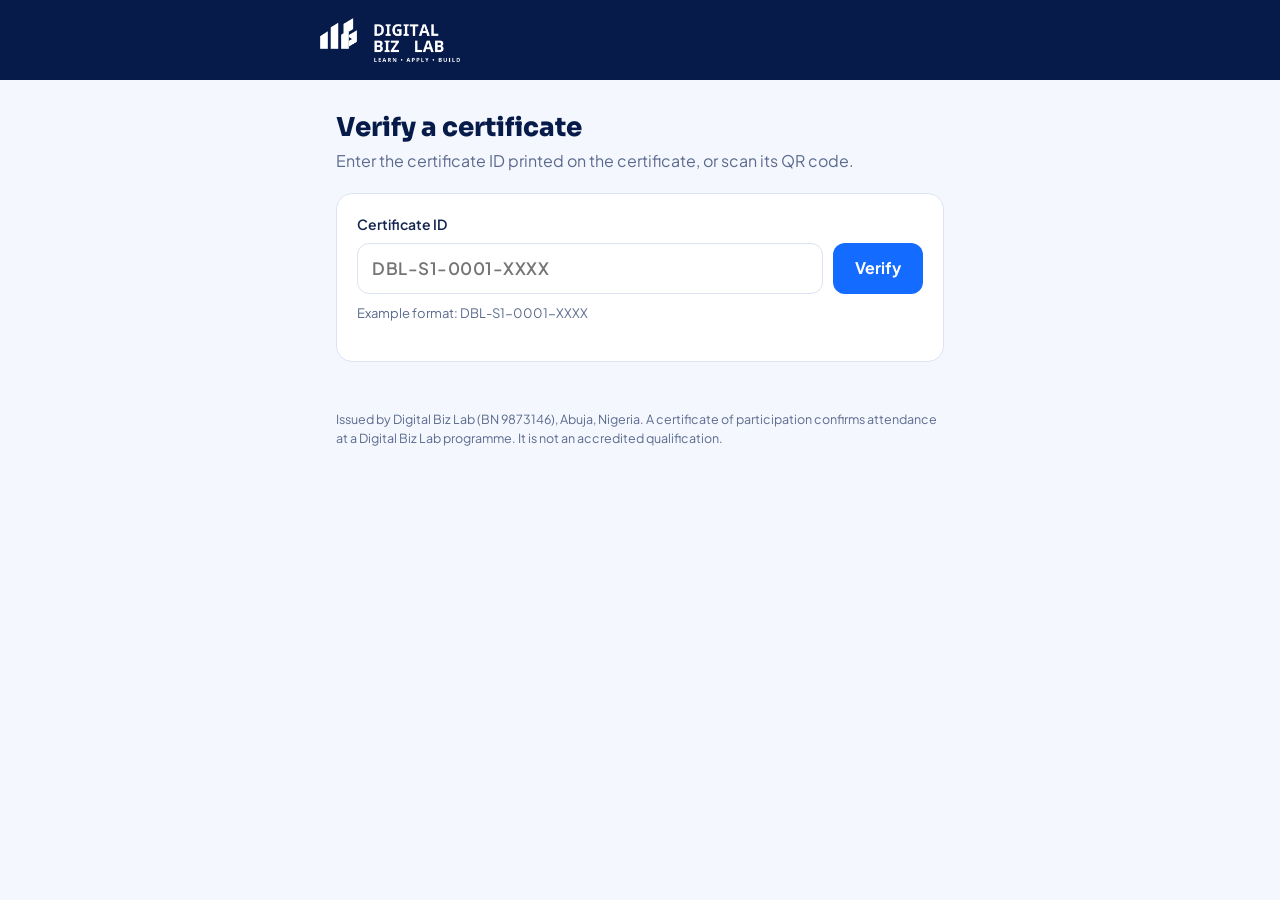
<file: verify/index.html>
<!doctype html>
<html lang="en">
<head>
<meta charset="utf-8">
<meta name="viewport" content="width=device-width, initial-scale=1">
<title>Verify a Certificate | Digital Biz Lab</title>
<meta name="robots" content="noindex">
<style>
@font-face {
  font-family: 'Sora';
  font-style: normal;
  font-weight: 100 800;
  font-display: swap;
  src: url('/assets/fonts/sora-latin-wght-normal.woff2') format('woff2');
  unicode-range: U+0000-00FF, U+0131, U+0152-0153, U+02BB-02BC, U+02C6, U+02DA, U+02DC, U+0304, U+0308, U+0329, U+2000-206F, U+20AC, U+2122, U+2191, U+2193, U+2212, U+2215, U+FEFF, U+FFFD;
}
@font-face {
  font-family: 'Sora';
  font-style: normal;
  font-weight: 100 800;
  font-display: swap;
  src: url('/assets/fonts/sora-latin-ext-wght-normal.woff2') format('woff2');
  unicode-range: U+0100-02BA, U+02BD-02C5, U+02C7-02CC, U+02CE-02D7, U+02DD-02FF, U+0304, U+0308, U+0329, U+1D00-1DBF, U+1E00-1E9F, U+1EF2-1EFF, U+2020, U+20A0-20AB, U+20AD-20C0, U+2113, U+2C60-2C7F, U+A720-A7FF;
}
@font-face {
  font-family: 'Plus Jakarta Sans';
  font-style: normal;
  font-weight: 200 800;
  font-display: swap;
  src: url('/assets/fonts/plus-jakarta-sans-latin-wght-normal.woff2') format('woff2');
  unicode-range: U+0000-00FF, U+0131, U+0152-0153, U+02BB-02BC, U+02C6, U+02DA, U+02DC, U+0304, U+0308, U+0329, U+2000-206F, U+20AC, U+2122, U+2191, U+2193, U+2212, U+2215, U+FEFF, U+FFFD;
}
@font-face {
  font-family: 'Plus Jakarta Sans';
  font-style: normal;
  font-weight: 200 800;
  font-display: swap;
  src: url('/assets/fonts/plus-jakarta-sans-latin-ext-wght-normal.woff2') format('woff2');
  unicode-range: U+0100-02BA, U+02BD-02C5, U+02C7-02CC, U+02CE-02D7, U+02DD-02FF, U+0304, U+0308, U+0329, U+1D00-1DBF, U+1E00-1E9F, U+1EF2-1EFF, U+2020, U+20A0-20AB, U+20AD-20C0, U+2113, U+2C60-2C7F, U+A720-A7FF;
}
  :root {
    --navy:#071B4A; --blue:#146BFF; --lime:#B7F000; --ink:#13244F; --muted:#5B6B8F;
    --bg:#F4F7FD; --card:#FFFFFF; --line:#DCE3F2; --ok:#0E7A3B; --okbg:#E9F8EF; --bad:#B3261E; --badbg:#FDECEA;
    --warn:#8A5A00; --warnbg:#FFF4D6;
  }
  * { box-sizing:border-box; }
  html, body { margin:0; padding:0; }
  body { font-family:'Plus Jakarta Sans',system-ui,-apple-system,'Segoe UI',Roboto,Arial,sans-serif; background:var(--bg); color:var(--ink); line-height:1.5; }
  header { background:var(--navy); padding:18px 16px; }
  header .wrap { max-width:640px; margin:0 auto; }
  header img { display:block; height:44px; width:auto; }
  main { max-width:640px; margin:0 auto; padding:24px 16px 48px; }
  h1, .res h2 { font-family:'Sora','Plus Jakarta Sans',system-ui,sans-serif; }
  h1 { font-size:26px; line-height:1.2; margin:8px 0 6px; font-weight:800; color:var(--navy); }
  .lede { margin:0 0 20px; color:var(--muted); }
  .card { background:var(--card); border:1px solid var(--line); border-radius:16px; padding:20px; }
  label { display:block; font-weight:600; font-size:14px; margin-bottom:8px; }
  .row { display:flex; gap:10px; }
  input[type=text] { flex:1; min-width:0; font:600 17px/1.2 'Plus Jakarta Sans',system-ui,sans-serif; letter-spacing:.5px; text-transform:uppercase;
    padding:14px; border:1.5px solid var(--line); border-radius:12px; color:var(--navy); background:#fff; }
  input[type=text]:focus { outline:none; border-color:var(--blue); box-shadow:0 0 0 3px rgba(20,107,255,.18); }
  button { font:700 16px/1 'Plus Jakarta Sans',system-ui,sans-serif; background:var(--blue); color:#fff; border:0; border-radius:12px; padding:0 22px; cursor:pointer; }
  button:hover { background:#0F58D6; }
  button[disabled] { opacity:.6; cursor:wait; }
  .hint { font-size:13px; color:var(--muted); margin:10px 0 0; }
  #result { margin-top:18px; }
  .res { border-radius:14px; padding:18px; border:1px solid; }
  .res.ok { background:var(--okbg); border-color:#BFE6CD; }
  .res.bad { background:var(--badbg); border-color:#F3C2BE; }
  .res.warn { background:var(--warnbg); border-color:#F1D899; }
  .badge { display:inline-block; font:700 12px/1 'Plus Jakarta Sans',sans-serif; letter-spacing:1.2px; text-transform:uppercase; padding:6px 10px; border-radius:999px; }
  .ok .badge { background:var(--ok); color:#fff; }
  .bad .badge { background:var(--bad); color:#fff; }
  .warn .badge { background:var(--warn); color:#fff; }
  .res h2 { margin:12px 0 2px; font-size:24px; line-height:1.2; color:var(--navy); }
  .res p { margin:0; }
  dl { margin:14px 0 0; display:grid; grid-template-columns:110px 1fr; gap:6px 12px; font-size:14px; }
  dt { color:var(--muted); }
  dd { margin:0; font-weight:600; word-break:break-word; }
  footer { max-width:640px; margin:0 auto; padding:0 16px 40px; font-size:12.5px; color:var(--muted); }
  @media (max-width:420px) { .row { flex-direction:column; } button { padding:14px 22px; } dl { grid-template-columns:1fr; gap:2px 0; } dt { margin-top:8px; } }
</style>
</head>
<body>
<header><div class="wrap"><img alt="Digital Biz Lab" src="[data-uri]"></div></header>
<main>
  <h1>Verify a certificate</h1>
  <p class="lede">Enter the certificate ID printed on the certificate, or scan its QR code.</p>
  <div class="card">
    <form id="f" autocomplete="off">
      <label for="id">Certificate ID</label>
      <div class="row">
        <input id="id" type="text" inputmode="text" autocapitalize="characters" spellcheck="false" placeholder="DBL-S1-0001-XXXX" required>
        <button id="go" type="submit">Verify</button>
      </div>
      <p class="hint">Example format: DBL-S1-0001-XXXX</p>
    </form>
    <div id="result" aria-live="polite"></div>
  </div>
</main>
<footer>
  Issued by Digital Biz Lab (BN 9873146), Abuja, Nigeria. A certificate of participation confirms attendance at a Digital Biz Lab programme. It is not an accredited qualification.
</footer>

<script src="/verify/registry.js"></script>
<script>
(function () {
  var enc = new TextEncoder();
  var dec = new TextDecoder();

  function normalize(raw) { return String(raw || '').toUpperCase().replace(/\s+/g, ''); }

  function b64ToBytes(b64) {
    var bin = atob(b64), out = new Uint8Array(bin.length);
    for (var i = 0; i < bin.length; i++) out[i] = bin.charCodeAt(i);
    return out;
  }
  function bytesToHex(buf) {
    return Array.prototype.map.call(new Uint8Array(buf), function (b) { return ('0' + b.toString(16)).slice(-2); }).join('');
  }
  function concat(a, b) { var o = new Uint8Array(a.length + b.length); o.set(a, 0); o.set(b, a.length); return o; }

  async function derive(idNorm, salt, label, iter) {
    var base = await crypto.subtle.importKey('raw', enc.encode(idNorm), 'PBKDF2', false, ['deriveBits']);
    return crypto.subtle.deriveBits(
      { name: 'PBKDF2', hash: 'SHA-256', salt: concat(salt, enc.encode('|' + label)), iterations: iter }, base, 256);
  }

  // Returns {state:'valid'|'revoked'|'notfound', record?, id}
  async function verifyId(raw, registry) {
    var id = normalize(raw);
    if (!id || !registry || !registry.entries) return { state: 'notfound', id: id };
    var salt = b64ToBytes(registry.salt);
    var lookup = bytesToHex(await derive(id, salt, 'lookup', registry.iter));
    var entry = null;
    for (var i = 0; i < registry.entries.length; i++) { if (registry.entries[i].k === lookup) { entry = registry.entries[i]; break; } }
    if (!entry) return { state: 'notfound', id: id };
    try {
      var keyBits = await derive(id, salt, 'enc', registry.iter);
      var key = await crypto.subtle.importKey('raw', keyBits, 'AES-GCM', false, ['decrypt']);
      var plain = await crypto.subtle.decrypt({ name: 'AES-GCM', iv: b64ToBytes(entry.iv) }, key, b64ToBytes(entry.ct));
      var record = JSON.parse(dec.decode(plain));
      return { state: record.status === 'revoked' ? 'revoked' : 'valid', record: record, id: id };
    } catch (e) {
      return { state: 'notfound', id: id };
    }
  }

  if (typeof window === 'undefined') { module.exports = { verifyId: verifyId, normalize: normalize }; return; }

  var form = document.getElementById('f'), input = document.getElementById('id'),
      btn = document.getElementById('go'), out = document.getElementById('result');

  function el(tag, cls, text) { var n = document.createElement(tag); if (cls) n.className = cls; if (text != null) n.textContent = text; return n; }
  function row(dl, k, v) { if (!v) return; dl.appendChild(el('dt', null, k)); dl.appendChild(el('dd', null, v)); }

  function render(res) {
    out.textContent = '';
    var box = el('div', 'res ' + (res.state === 'valid' ? 'ok' : res.state === 'revoked' ? 'warn' : 'bad'));
    if (res.state === 'valid') {
      box.appendChild(el('span', 'badge', 'Valid certificate'));
      box.appendChild(el('h2', null, res.record.name));
      box.appendChild(el('p', null, 'Certificate of Participation'));
      var dl = el('dl'); row(dl, 'Programme', res.record.programme); row(dl, 'Held', res.record.dates);
      row(dl, 'Issued', res.record.issued); row(dl, 'Certificate ID', res.id); box.appendChild(dl);
    } else if (res.state === 'revoked') {
      box.appendChild(el('span', 'badge', 'Revoked'));
      box.appendChild(el('h2', null, 'This certificate is no longer valid'));
      box.appendChild(el('p', null, 'Digital Biz Lab has withdrawn this certificate. Certificate ID: ' + res.id));
    } else {
      box.appendChild(el('span', 'badge', 'Not found'));
      box.appendChild(el('h2', null, 'No certificate found'));
      box.appendChild(el('p', null, 'Check the ID for typing errors and try again. If you still cannot verify it, treat the certificate as unconfirmed.'));
    }
    out.appendChild(box);
  }

  async function run(raw) {
    btn.disabled = true; btn.textContent = 'Checking...';
    try { render(await verifyId(raw, window.DBL_REGISTRY)); }
    catch (e) { out.textContent = ''; var b = el('div', 'res bad'); b.appendChild(el('p', null, 'Something went wrong. Please try again.')); out.appendChild(b); }
    btn.disabled = false; btn.textContent = 'Verify';
  }

  form.addEventListener('submit', function (e) { e.preventDefault(); if (input.value.trim()) run(input.value); });
  var q = new URLSearchParams(location.search).get('id');
  if (q) { input.value = q.toUpperCase(); run(q); }
})();
</script>
</body>
</html>
</file>
<file: assets/legal.css>
/* Shared styles for Digital Biz Lab legal pages. Generated from the home page design tokens. */
    /* ===== SELF-HOSTED FONTS (Sora for display, Plus Jakarta Sans for body) ===== */
    @font-face {
      font-family: 'Sora';
      font-style: normal;
      font-weight: 100 800;
      font-display: swap;
      src: url('/assets/fonts/sora-latin-wght-normal.woff2') format('woff2');
      unicode-range: U+0000-00FF, U+0131, U+0152-0153, U+02BB-02BC, U+02C6, U+02DA, U+02DC, U+0304, U+0308, U+0329, U+2000-206F, U+20AC, U+2122, U+2191, U+2193, U+2212, U+2215, U+FEFF, U+FFFD;
    }
    @font-face {
      font-family: 'Sora';
      font-style: normal;
      font-weight: 100 800;
      font-display: swap;
      src: url('/assets/fonts/sora-latin-ext-wght-normal.woff2') format('woff2');
      unicode-range: U+0100-02BA, U+02BD-02C5, U+02C7-02CC, U+02CE-02D7, U+02DD-02FF, U+0304, U+0308, U+0329, U+1D00-1DBF, U+1E00-1E9F, U+1EF2-1EFF, U+2020, U+20A0-20AB, U+20AD-20C0, U+2113, U+2C60-2C7F, U+A720-A7FF;
    }
    @font-face {
      font-family: 'Plus Jakarta Sans';
      font-style: normal;
      font-weight: 200 800;
      font-display: swap;
      src: url('/assets/fonts/plus-jakarta-sans-latin-wght-normal.woff2') format('woff2');
      unicode-range: U+0000-00FF, U+0131, U+0152-0153, U+02BB-02BC, U+02C6, U+02DA, U+02DC, U+0304, U+0308, U+0329, U+2000-206F, U+20AC, U+2122, U+2191, U+2193, U+2212, U+2215, U+FEFF, U+FFFD;
    }
    @font-face {
      font-family: 'Plus Jakarta Sans';
      font-style: normal;
      font-weight: 200 800;
      font-display: swap;
      src: url('/assets/fonts/plus-jakarta-sans-latin-ext-wght-normal.woff2') format('woff2');
      unicode-range: U+0100-02BA, U+02BD-02C5, U+02C7-02CC, U+02CE-02D7, U+02DD-02FF, U+0304, U+0308, U+0329, U+1D00-1DBF, U+1E00-1E9F, U+1EF2-1EFF, U+2020, U+20A0-20AB, U+20AD-20C0, U+2113, U+2C60-2C7F, U+A720-A7FF;
    }

    /* ===== DESIGN TOKENS (Digital Biz Lab brand palette) ===== */
    :root {
      /* Brand */
      --navy: #071B4A;          /* Primary Navy */
      --blue: #146BFF;          /* Electric Blue */
      --lime: #B7F000;          /* Lime Accent */
      --black: #111111;
      --white: #FFFFFF;

      /* Extended scale, derived from the brand colors and the logo artwork */
      --bg: #050F2E;            /* page background, deeper than brand navy */
      --bg-alt: #071B4A;        /* alternating sections, brand navy */
      --card: #0B2461;          /* cards */
      --card-hover: #0E2C75;
      --blue-light: #5B9DFF;    /* blue for text on dark */
      --blue-glow: rgba(20,107,255,0.18);
      --cyan: #19C1FF;          /* the "BIZ" cyan in the logo */
      --lime-hover: #CBFF2E;
      --lime-muted: rgba(183,240,0,0.12);

      --grey-3: #A9B9DC;
      --text-body: #C9D6F2;
      --text-muted: #8DA2CE;
      --border: rgba(140,170,255,0.16);
      --border-strong: rgba(140,170,255,0.28);

      --radius: 10px;
      --radius-lg: 18px;
      --font-display: 'Sora', 'Plus Jakarta Sans', system-ui, sans-serif;
      --font-body: 'Plus Jakarta Sans', system-ui, -apple-system, 'Segoe UI', Roboto, sans-serif;
      --max-w: 1160px;
    }

    /* ===== RESET & BASE ===== */
    *, *::before, *::after { box-sizing: border-box; margin: 0; padding: 0; }
    html { scroll-behavior: smooth; }
    body {
      font-family: var(--font-body);
      background: var(--bg);
      color: var(--text-body);
      line-height: 1.6;
      -webkit-font-smoothing: antialiased;
      text-rendering: optimizeLegibility;
      letter-spacing: 0.003em;
      word-spacing: 0.05em;
    }
    h1, h2, h3, h4, .btn, .wordmark { word-spacing: 0; }
    img, svg { max-width: 100%; }
    a { text-decoration: none; color: inherit; }
    button { cursor: pointer; font-family: inherit; border: none; background: none; }
    :focus-visible { outline: 2px solid var(--lime); outline-offset: 3px; border-radius: 6px; }

    .ico {
      width: 1.25em;
      height: 1.25em;
      flex-shrink: 0;
      fill: none;
      stroke: currentColor;
      stroke-width: 1.8;
      stroke-linecap: round;
      stroke-linejoin: round;
    }

    /* ===== LAYOUT ===== */
    .container { max-width: var(--max-w); margin: 0 auto; padding: 0 24px; }
    section { padding: 88px 0; }

    /* ===== TYPOGRAPHY ===== */
    h1, h2, h3, h4 { font-family: var(--font-display); color: var(--white); line-height: 1.15; letter-spacing: -0.025em; }
    h1 { font-size: clamp(2.3rem, 5.2vw, 3.9rem); font-weight: 700; }
    h2 { font-size: clamp(1.7rem, 3.3vw, 2.5rem); font-weight: 700; }
    h3 { font-size: 1.2rem; font-weight: 600; }
    h4 { font-size: 1rem; font-weight: 600; }
    p { font-size: 1rem; line-height: 1.7; color: var(--text-body); }

    /* ===== COMPONENTS ===== */
    .pill {
      display: inline-block;
      background: var(--lime-muted);
      color: var(--lime);
      font-family: var(--font-display);
      font-size: 0.72rem;
      font-weight: 600;
      letter-spacing: 0.1em;
      text-transform: uppercase;
      padding: 5px 13px;
      border-radius: 100px;
      border: 1px solid rgba(183,240,0,0.28);
      margin-bottom: 20px;
    }

    .btn {
      display: inline-flex;
      align-items: center;
      gap: 8px;
      font-family: var(--font-display);
      font-size: 0.9rem;
      font-weight: 600;
      padding: 13px 24px;
      border-radius: var(--radius);
      transition: all 0.2s;
      white-space: nowrap;
    }
    .btn-primary { background: var(--lime); color: var(--navy); }
    .btn-primary:hover { background: var(--lime-hover); transform: translateY(-1px); box-shadow: 0 8px 24px rgba(183,240,0,0.22); }
    .btn-secondary { background: transparent; color: var(--white); border: 1px solid var(--border-strong); }
    .btn-secondary:hover { background: rgba(255,255,255,0.07); border-color: rgba(255,255,255,0.4); }
    .btn-blue { background: var(--blue); color: var(--white); }
    .btn-blue:hover { background: #2E7DFF; transform: translateY(-1px); box-shadow: 0 8px 24px rgba(20,107,255,0.35); }
    .btn-outline-lime { background: transparent; color: var(--lime); border: 1px solid rgba(183,240,0,0.4); }
    .btn-outline-lime:hover { background: var(--lime-muted); border-color: var(--lime); }

    /* ===== NAV ===== */
    nav {
      position: sticky;
      top: 0;
      z-index: 100;
      background: rgba(5,15,46,0.86);
      -webkit-backdrop-filter: blur(14px);
      backdrop-filter: blur(14px);
      border-bottom: 1px solid var(--border);
    }
    .nav-inner {
      display: flex;
      align-items: center;
      justify-content: space-between;
      height: 68px;
      gap: 16px;
    }
    .brand {
      display: inline-flex;
      align-items: center;
      gap: 10px;
      flex-shrink: 0;
      color: var(--white);
    }
    .brand-mark { width: 40px; height: 34px; flex-shrink: 0; }
    .wordmark {
      font-family: var(--font-display);
      font-weight: 800;
      font-size: 0.98rem;
      letter-spacing: 0.02em;
      text-transform: uppercase;
      line-height: 1;
      white-space: nowrap;
    }
    .wordmark em { font-style: normal; color: var(--cyan); }
    .nav-links { display: flex; align-items: center; gap: 4px; list-style: none; }
    .nav-links a {
      color: var(--text-body);
      font-size: 0.875rem;
      font-weight: 500;
      padding: 7px 12px;
      border-radius: 8px;
      transition: all 0.15s;
    }
    .nav-links a:hover { color: var(--white); background: rgba(255,255,255,0.07); }
    .nav-cta { display: flex; align-items: center; gap: 10px; }
    .nav-toggle {
      display: none;
      flex-direction: column;
      gap: 5px;
      padding: 10px;
      border-radius: 8px;
      background: var(--card);
      border: 1px solid var(--border);
    }
    .nav-toggle span { display: block; width: 22px; height: 2px; background: var(--white); border-radius: 2px; transition: all 0.2s; }
    .mobile-menu {
      display: none;
      flex-direction: column;
      background: var(--bg-alt);
      border-top: 1px solid var(--border);
      padding: 16px 24px 24px;
      gap: 4px;
    }
    .mobile-menu.open { display: flex; }
    .mobile-menu a {
      color: var(--text-body);
      font-size: 0.95rem;
      font-weight: 500;
      padding: 12px 0;
      border-bottom: 1px solid var(--border);
    }
    .mobile-menu a:hover { color: var(--white); }
    .mobile-menu .btn { margin-top: 12px; text-align: center; justify-content: center; border-bottom: none; color: var(--navy); }

    /* ===== FOOTER ===== */
    footer { background: var(--bg-alt); border-top: 1px solid var(--border); padding: 56px 0 32px; }
    .footer-inner { display: grid; grid-template-columns: 2fr 1fr 1fr 1fr; gap: 40px; margin-bottom: 48px; }
    .footer-brand .brand { margin-bottom: 16px; }
    .footer-brand .brand-mark { width: 48px; height: 41px; }
    .footer-brand .wordmark { font-size: 1.15rem; }
    .footer-brand p { font-size: 0.85rem; line-height: 1.65; max-width: 280px; margin-bottom: 20px; }
    .footer-tagline { font-family: var(--font-display); font-size: 0.78rem; color: var(--lime); font-weight: 600; letter-spacing: 0.14em; text-transform: uppercase; }
    .footer-col h4 { font-size: 0.78rem; font-weight: 600; color: var(--grey-3); text-transform: uppercase; letter-spacing: 0.1em; margin-bottom: 16px; }
    .footer-col ul { list-style: none; display: flex; flex-direction: column; gap: 10px; }
    .footer-col ul li a { font-size: 0.875rem; color: var(--text-body); transition: color 0.15s; }
    .footer-col ul li a:hover { color: var(--lime); }
    .footer-bottom { display: flex; justify-content: space-between; align-items: center; padding-top: 24px; border-top: 1px solid var(--border); flex-wrap: wrap; gap: 12px; }
    .footer-bottom p { font-size: 0.78rem; color: var(--text-muted); }
    .footer-links-row { display: flex; gap: 20px; }
    .footer-links-row a { font-size: 0.78rem; color: var(--text-muted); transition: color 0.15s; }
    .footer-links-row a:hover { color: var(--white); }
    .wa-float {
      position: fixed;
      bottom: 24px;
      right: 24px;
      width: 56px;
      height: 56px;
      background: #25D366;
      color: #fff;
      border-radius: 50%;
      display: flex;
      align-items: center;
      justify-content: center;
      box-shadow: 0 6px 24px rgba(0,0,0,0.4);
      z-index: 200;
      transition: transform 0.2s;
    }
    .wa-float .ico { width: 28px; height: 28px; }
    .wa-float:hover { transform: scale(1.08); }


/* ===== LEGAL PAGES ===== */
.legal-hero {
  padding: 72px 0 44px;
  background:
    radial-gradient(ellipse at 20% 0%, rgba(20,107,255,0.28), transparent 60%),
    linear-gradient(180deg, var(--bg-alt), var(--bg));
  border-bottom: 1px solid var(--border);
}
.legal-hero h1 { font-size: clamp(2rem, 4.6vw, 3.1rem); margin-bottom: 14px; }
.legal-hero .legal-intro { max-width: 640px; font-size: 1.05rem; color: var(--text-body); }
.legal-meta { margin-top: 16px; font-size: 0.85rem; color: var(--text-muted); }
.legal-wrap {
  display: grid;
  grid-template-columns: 250px minmax(0, 1fr);
  gap: 56px;
  padding: 56px 0 88px;
  align-items: start;
}
.legal-toc {
  position: sticky;
  top: 92px;
  background: var(--card);
  border: 1px solid var(--border);
  border-radius: var(--radius-lg);
  padding: 20px 20px 16px;
}
.legal-toc p {
  font-family: var(--font-display);
  font-size: 0.72rem;
  font-weight: 600;
  letter-spacing: 0.1em;
  text-transform: uppercase;
  color: var(--grey-3);
  margin-bottom: 12px;
}
.legal-toc ol { list-style: none; counter-reset: toc; }
.legal-toc li { counter-increment: toc; margin-bottom: 2px; }
.legal-toc a {
  display: block;
  font-size: 0.84rem;
  line-height: 1.4;
  color: var(--text-body);
  padding: 6px 8px;
  border-radius: 6px;
  transition: all 0.15s;
}
.legal-toc a::before { content: counter(toc) ". "; color: var(--text-muted); }
.legal-toc a:hover { color: var(--white); background: rgba(255,255,255,0.07); }
.legal-body { max-width: 760px; }
.legal-body h2 { font-size: clamp(1.3rem, 2.4vw, 1.6rem); margin: 48px 0 14px; scroll-margin-top: 92px; }
.legal-body .summary-box + h2 { margin-top: 8px; }
.legal-body h3 { font-size: 1.05rem; margin: 26px 0 8px; }
.legal-body p { margin-bottom: 14px; }
.legal-body ul, .legal-body ol { margin: 0 0 18px 1.3rem; }
.legal-body li { line-height: 1.7; margin-bottom: 8px; padding-left: 4px; }
.legal-body li::marker { color: var(--lime); }
.legal-body a { color: var(--blue-light); text-decoration: underline; text-underline-offset: 3px; }
.legal-body a:hover { color: var(--white); }
.legal-body strong { color: var(--white); font-weight: 600; }
.summary-box {
  background: var(--card);
  border: 1px solid var(--border-strong);
  border-left: 3px solid var(--lime);
  border-radius: var(--radius-lg);
  padding: 22px 24px 8px;
  margin: 0 0 32px;
}
.summary-box h3 { margin: 0 0 10px; font-size: 1rem; color: var(--lime); }
.summary-box p, .summary-box li { font-size: 0.95rem; }
.summary-box ul { margin-bottom: 14px; }
.table-wrap { overflow-x: auto; border: 1px solid var(--border); border-radius: var(--radius); }
.legal-body table { border-collapse: collapse; width: 100%; min-width: 560px; font-size: 0.88rem; }
.legal-body th, .legal-body td { text-align: left; padding: 12px 14px; border-bottom: 1px solid var(--border); vertical-align: top; line-height: 1.55; }
.legal-body tr:last-child td { border-bottom: none; }
.legal-body th {
  font-family: var(--font-display);
  font-size: 0.72rem;
  letter-spacing: 0.08em;
  text-transform: uppercase;
  color: var(--white);
  background: rgba(255,255,255,0.04);
}
.legal-other { margin-top: 56px; padding-top: 28px; border-top: 1px solid var(--border); }
.legal-other p.lead { font-family: var(--font-display); font-size: 0.72rem; font-weight: 600; letter-spacing: 0.1em; text-transform: uppercase; color: var(--grey-3); margin-bottom: 14px; }
.legal-other .row { display: flex; gap: 12px; flex-wrap: wrap; }
.legal-other .row a { text-decoration: none; color: var(--white); background: var(--card); border: 1px solid var(--border); border-radius: var(--radius); padding: 12px 18px; font-size: 0.9rem; font-weight: 500; transition: all 0.15s; }
.legal-other .row a:hover { border-color: var(--lime); color: var(--lime); }
.footer-links-row a[aria-current="page"] { color: var(--white); }
.footer-links-row button { font-size: 0.78rem; color: var(--text-muted); font-family: inherit; transition: color 0.15s; }
.footer-links-row button:hover { color: var(--white); }

/* ===== RESPONSIVE (shared parts) ===== */
@media (max-width: 1024px) {
  .footer-inner { grid-template-columns: 1fr 1fr; }
  .legal-wrap { grid-template-columns: minmax(0, 1fr); gap: 28px; }
  .legal-toc { position: static; }
}
@media (max-width: 860px) {
  .nav-links, .nav-cta { display: none; }
  .nav-toggle { display: flex; }
}
@media (max-width: 768px) {
  .footer-inner { grid-template-columns: 1fr; gap: 32px; }
  .footer-bottom { flex-direction: column; align-items: flex-start; }
  .legal-hero { padding: 52px 0 32px; }
  .legal-wrap { padding: 36px 0 64px; }
}
@media (max-width: 480px) {
  .container { padding: 0 16px; }
  .wordmark { font-size: 0.86rem; }
  .brand-mark { width: 36px; height: 30px; }
}
@media (prefers-reduced-motion: reduce) {
  * { animation: none !important; transition: none !important; }
  html { scroll-behavior: auto; }
}
</file>
